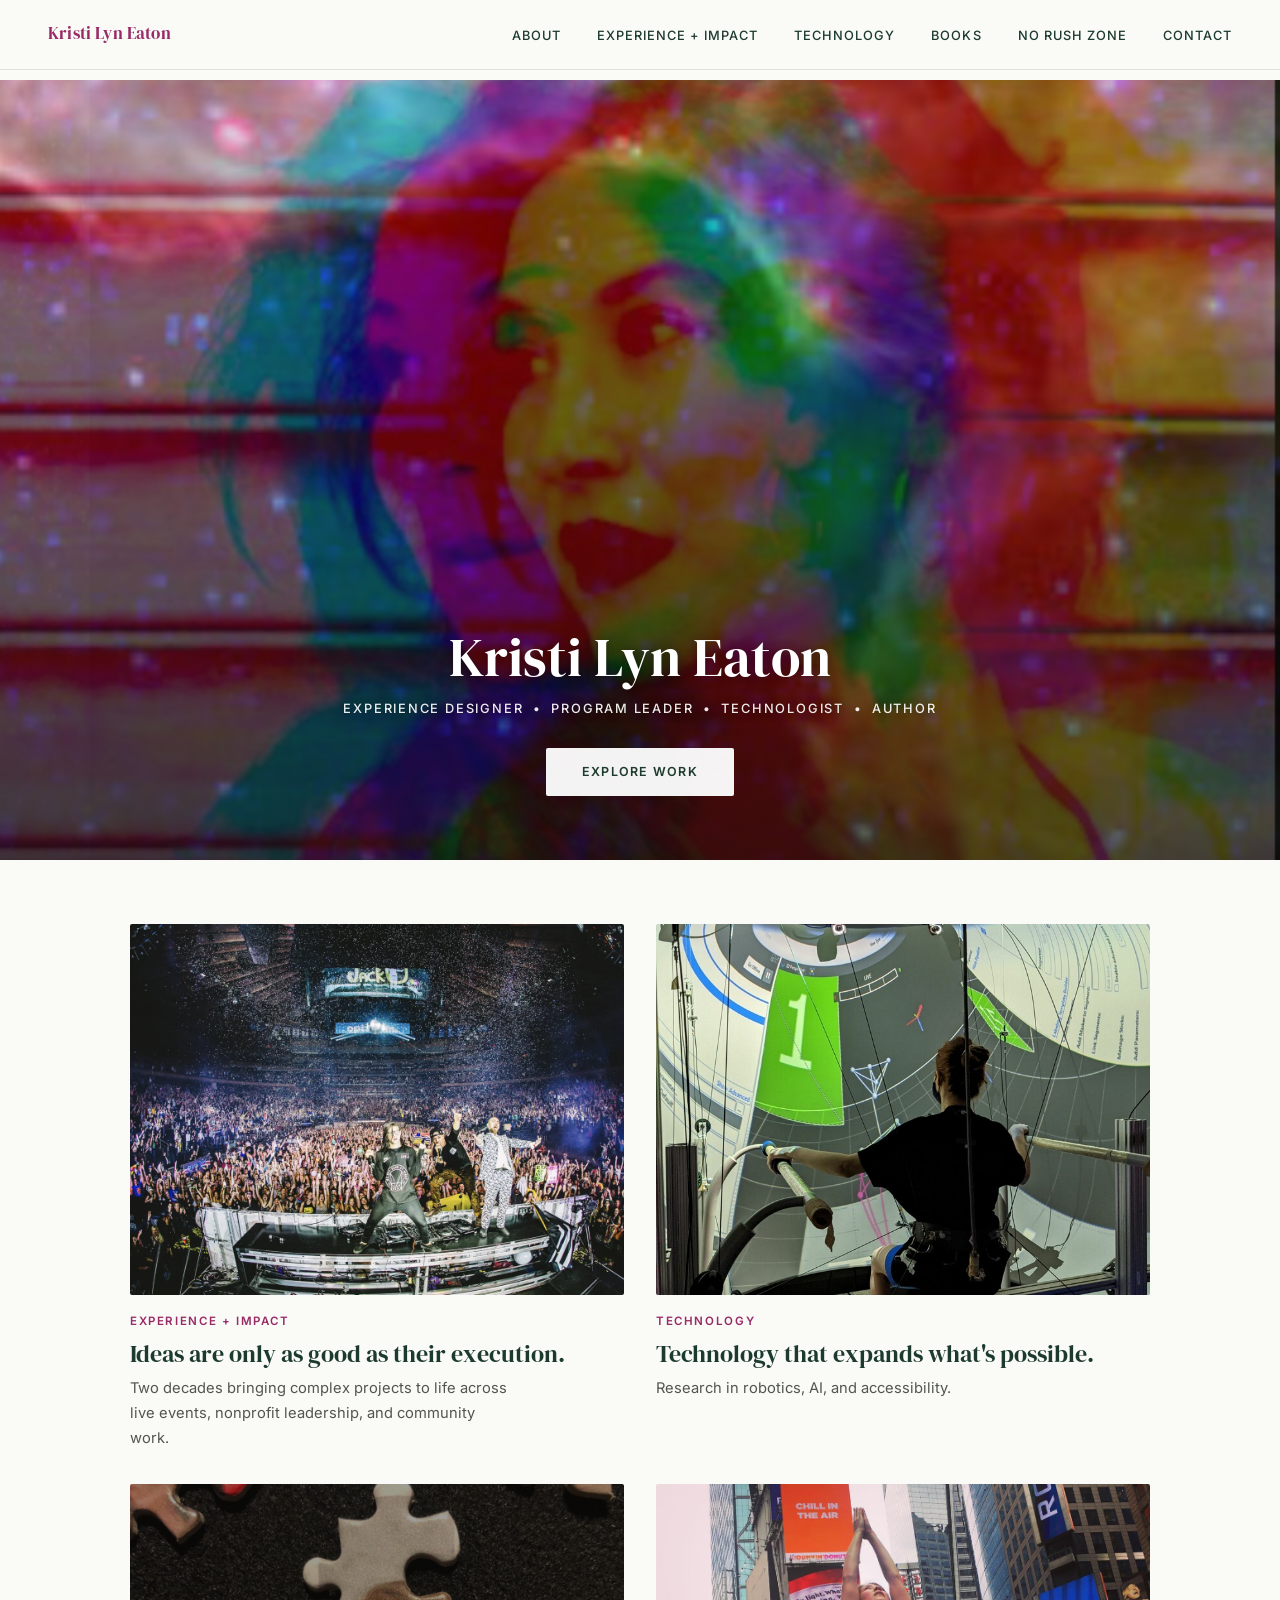
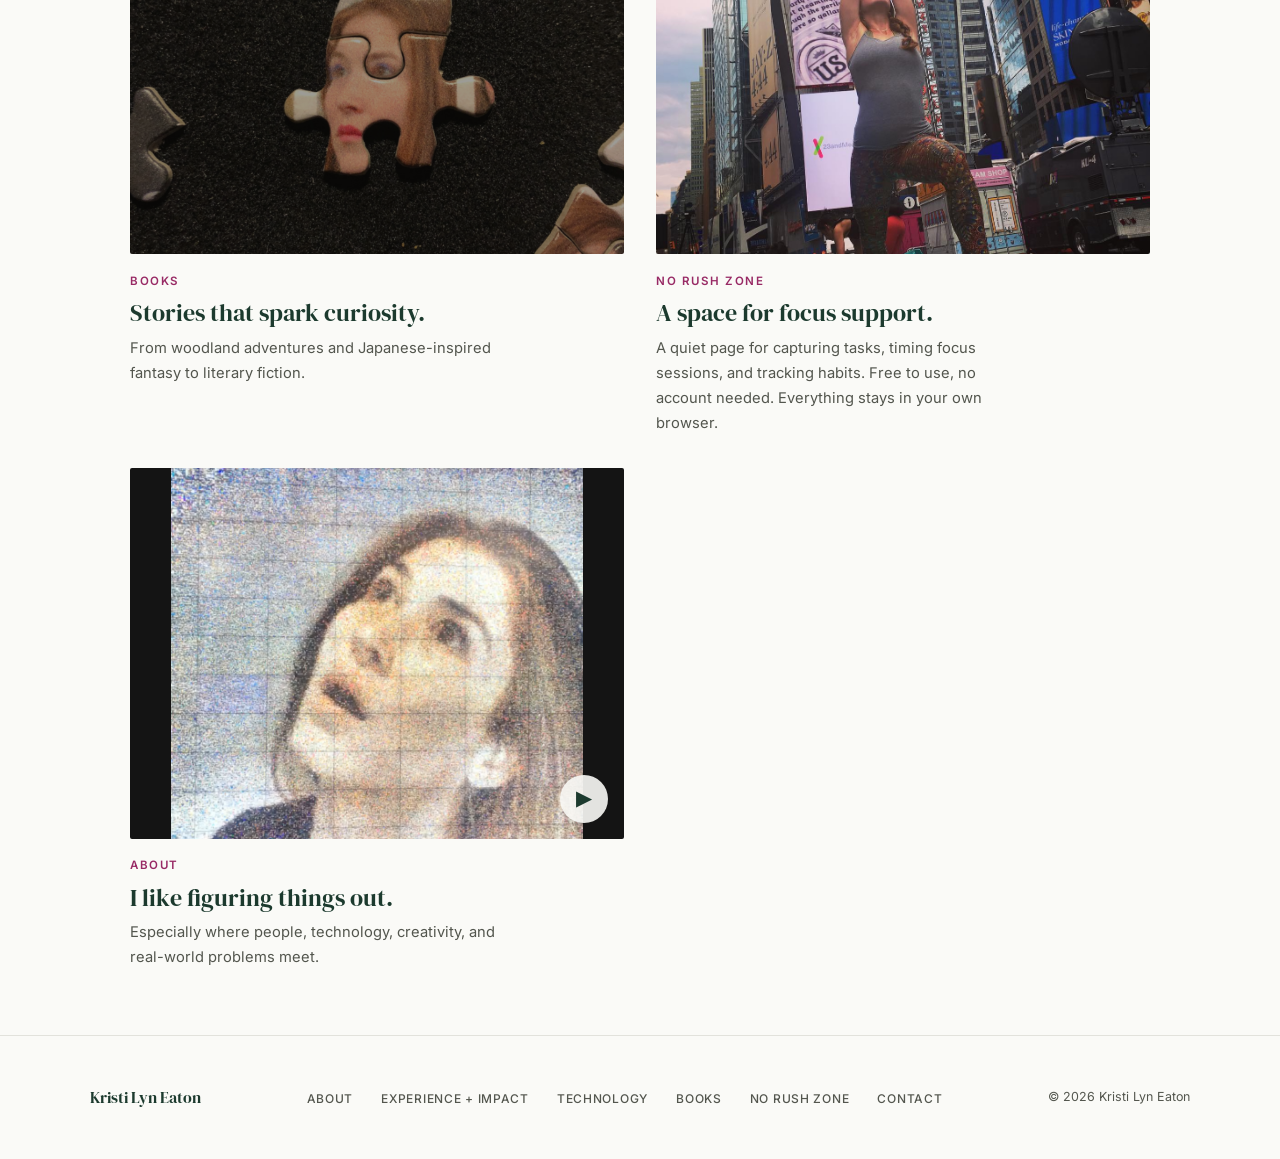
<file: index.html>
<!DOCTYPE html>
<html lang="en">
<head>
  <meta charset="UTF-8">
  <meta name="viewport" content="width=device-width, initial-scale=1.0">
  <title>Kristi Lyn Eaton</title>
  <meta name="description" content="Author, technologist, experience designer, and disability advocate creating stories, experiences, and technology that make the world more inclusive.">
  <meta property="og:image" content="https://www.kristilyneaton.com/galaxy_me.png">
  <meta property="og:image:width" content="1200">
  <meta property="og:image:height" content="630">
  <meta property="og:title" content="Kristi Lyn Eaton">
  <meta property="og:description" content="Author, technologist, experience designer, and disability advocate.">
  <meta property="og:url" content="https://www.kristilyneaton.com">
  <link rel="stylesheet" href="style.css">
  <style>
    /* ── HOME v2: full-bleed hero ── */
    .home-hero {
      position: relative;
      width: 100%;
      height: calc(100vh - 5rem);
      min-height: 420px;
      max-height: 780px;
      overflow: hidden;
      background: var(--forest);
    }
    .home-hero img {
      width: 100%;
      height: 100%;
      object-fit: cover;
      object-position: center;
      display: block;
    }
    .home-hero-overlay {
      position: absolute;
      inset: 0;
      display: flex;
      flex-direction: column;
      align-items: center;
      justify-content: flex-end;
      text-align: center;
      padding: 0 1.5rem 4rem;
      background: linear-gradient(to top, rgba(20,20,20,0.55) 0%, rgba(20,20,20,0.15) 45%, rgba(20,20,20,0) 75%);
    }
    .home-hero-name {
      font-family: var(--serif);
      font-size: clamp(2rem, 5vw, 3.4rem);
      color: #fff;
      line-height: 1.1;
      margin-bottom: 0.6rem;
      text-shadow: 0 1px 12px rgba(0,0,0,0.35);
    }
    .home-hero-tagline {
      font-size: 0.8rem;
      font-weight: 500;
      letter-spacing: 0.14em;
      text-transform: uppercase;
      color: rgba(255,255,255,0.92);
      margin-bottom: 1.75rem;
      text-shadow: 0 1px 8px rgba(0,0,0,0.4);
    }
    .home-hero-cta {
      display: inline-block;
      background: rgba(255,255,255,0.95);
      color: var(--forest);
      font-size: 0.78rem;
      font-weight: 600;
      letter-spacing: 0.1em;
      text-transform: uppercase;
      padding: 0.85rem 2.25rem;
      text-decoration: none;
      border-radius: 2px;
      transition: background 0.2s, color 0.2s;
    }
    .home-hero-cta:hover { background: var(--forest); color: var(--cream); }

    /* ── HOME v2: tile grid ── */
    .tile-grid {
      display: grid;
      grid-template-columns: repeat(2, 1fr);
      gap: 2rem;
      max-width: 1100px;
      margin: 0 auto;
      padding: 4rem 2.5rem;
    }
    .tile {
      display: block;
      text-decoration: none;
      color: inherit;
    }
    .tile-image {
      aspect-ratio: 4/3;
      overflow: hidden;
      background: #F1F1EE;
      border-radius: 2px;
      margin-bottom: 1.1rem;
    }
    .tile-image img {
      width: 100%;
      height: 100%;
      object-fit: cover;
      object-position: center;
      display: block;
    }
    .tile-image { outline: 1px solid transparent; outline-offset: 0; transition: outline-color 0.2s, outline-offset 0.2s; }
    .tile:hover .tile-image { outline-color: var(--terra); outline-offset: 4px; }    .tile-label {
      font-size: 0.72rem;
      font-weight: 600;
      letter-spacing: 0.14em;
      text-transform: uppercase;
      color: var(--terra);
      margin-bottom: 0.5rem;
      display: block;
    }
    .tile h2 {
      font-family: var(--serif);
      font-size: 1.5rem;
      color: var(--forest);
      line-height: 1.2;
      margin-bottom: 0.5rem;
      transition: color 0.2s;
    }
    .tile:hover h2 { color: var(--terra); }
    .tile p {
      font-size: 0.92rem;
      color: var(--mid);
      line-height: 1.7;
      max-width: 42ch;
    }
    .tile-wide { grid-column: 1 / -1; }
    .tile-wide .tile-image { aspect-ratio: 21/9; }
    
    
    .tile-image video { width: 100%; height: 100%; object-fit: contain; display: block; }
    .tile-video { position: relative; background: #141414; }
    .video-btn {
      position: absolute; right: 1rem; bottom: 1rem;
      width: 48px; height: 48px; border-radius: 50%; border: none;
      background: rgba(250,250,247,0.9); color: var(--forest);
      font-size: 1.3rem; line-height: 1; cursor: pointer;
    }
    .video-btn:hover { background: #fff; }
    .video-btn:focus-visible { outline: 3px solid var(--terra); outline-offset: 3px; }
    .tile-link { text-decoration: none; color: inherit; display: block; }
    .tile-link:hover h2 { color: var(--terra); }



    @media (max-width: 768px) {
      .home-hero { height: 70vh; min-height: 360px; }
      .home-hero-overlay { padding: 0 1.25rem 2.5rem; }
      .tile-grid {
        grid-template-columns: 1fr;
        gap: 2.5rem;
        padding: 2.5rem 1.5rem;
      }
      .tile-wide .tile-image { aspect-ratio: 16/9; }

    .tile-image video {
      width: 100%;
      height: 100%;
      object-fit: cover;
      object-position: center;
      display: block;
    }
    }
    @media (prefers-reduced-motion: reduce) {
      .tile:hover .tile-image { transition: none; }
      .tile-image video { animation-play-state: paused; }
    }
  </style>
</head>
<body style="padding-top:5rem;">

<main>

  <!-- FULL-BLEED HERO -->
  <div class="home-hero">
    <img src="/media/galaxy_me.png" alt="Kristi Lyn Eaton in double exposure with a NASA galaxy photo, two translucent versions of her merging into swirls of pink and teal starlight">
    <div class="home-hero-overlay">
      <h1 class="home-hero-name">Kristi Lyn Eaton</h1>
      <p class="home-hero-tagline">Experience Designer &nbsp;•&nbsp; Program Leader &nbsp;•&nbsp; Technologist &nbsp;•&nbsp; Author</p>
      <a href="impact.html" class="home-hero-cta">Explore work</a>
    </div>
  </div>

  <!-- TILE GRID -->
  <div class="tile-grid">

    <a href="impact.html" class="tile">
      <div class="tile-image">
        <img src="/media/skrillex_msg.webp" alt="">
      </div>
      <span class="tile-label">Experience + Impact</span>
      <h2>Ideas are only as good as their execution.</h2>
      <p>Two decades bringing complex projects to life across live events, nonprofit leadership, and community work.</p>
    </a>

    <a href="technology.html" class="tile">
      <div class="tile-image">
        <img src="/media/Roar_Lab.jpeg" alt="">
      </div>
      <span class="tile-label">Technology</span>
      <h2>Technology that expands what's possible.</h2>
      <p>Research in robotics, AI, and accessibility.</p>
    </a>

    <a href="books.html" class="tile">
      <div class="tile-image">
        <img src="/media/puzzcrop.png" alt="">
      </div>
      <span class="tile-label">Books</span>
      <h2>Stories that spark curiosity.</h2>
      <p>From woodland adventures and Japanese-inspired fantasy to literary fiction.</p>
    </a>

    <a href="no-rush-zone.html" class="tile">
      <div class="tile-image">
        <img src="/media/yoga_tsq.jpeg" alt="">
      </div>
      <span class="tile-label">No Rush Zone</span>
      <h2>A space for focus support.</h2>
      <p>A quiet page for capturing tasks, timing focus sessions, and tracking habits. Free to use, no account needed. Everything stays in your own browser.</p>
    </a>

      <div class="tile">
      <div class="tile-image tile-video">
        <video id="about-video" src="/media/kepixel1.mov" poster="/media/kepixel.png" muted loop playsinline preload="metadata"></video>
        <button type="button" class="video-btn" id="about-btn" aria-label="Play video">▶</button>
      </div>
      <a href="about.html" class="tile-link">
        <span class="tile-label">About</span>
        <h2>I like figuring things out.</h2>
      </a>
      <p>Especially where people, technology, creativity, and real-world problems meet.</p>
    </div>

  </div>

</main>

<script>
  (function(){
    var v = document.getElementById('about-video');
    var b = document.getElementById('about-btn');
    if(!v || !b) return;
    b.addEventListener('click', function(){
      if(v.paused){ v.play(); b.textContent='❚❚'; b.setAttribute('aria-label','Pause video'); }
      else { v.pause(); b.textContent='▶'; b.setAttribute('aria-label','Play video'); }
    });
  })();
</script>

<script src="shared.js"></script>
</body>
</html>
</file>
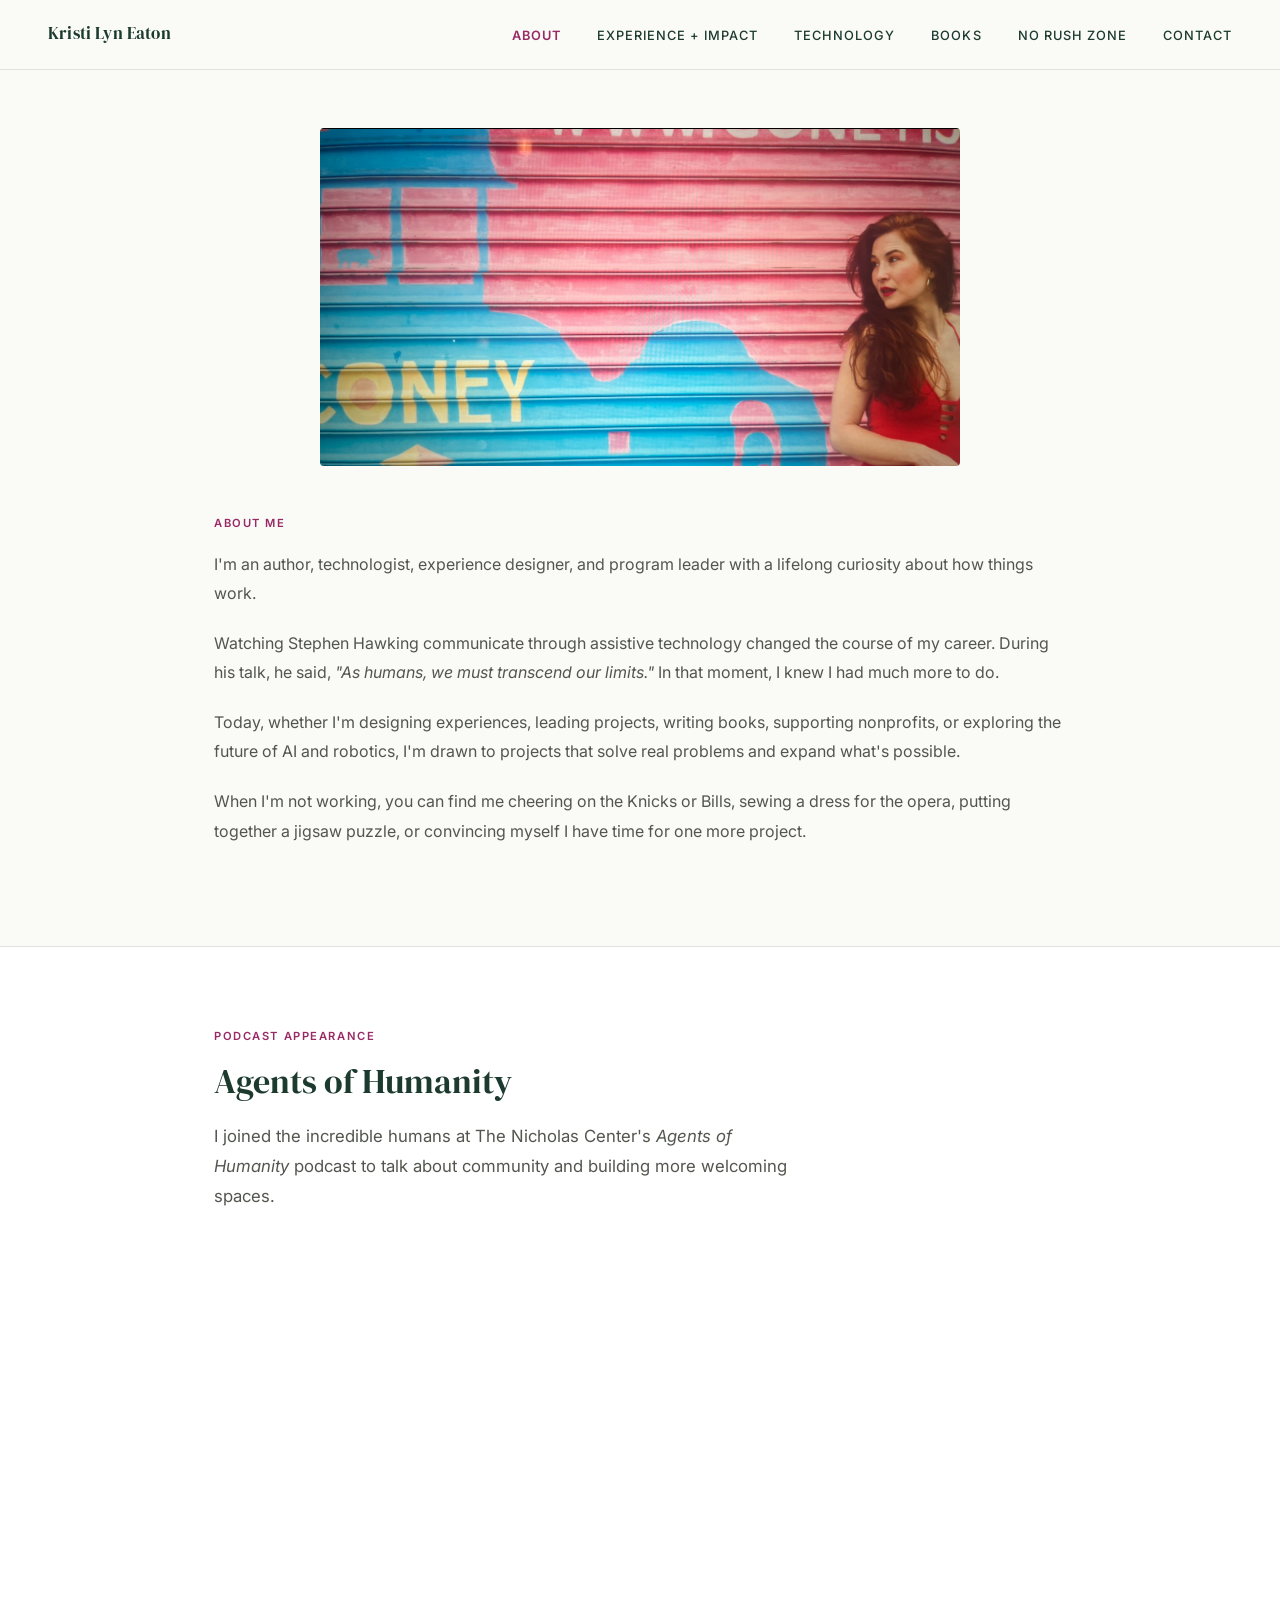
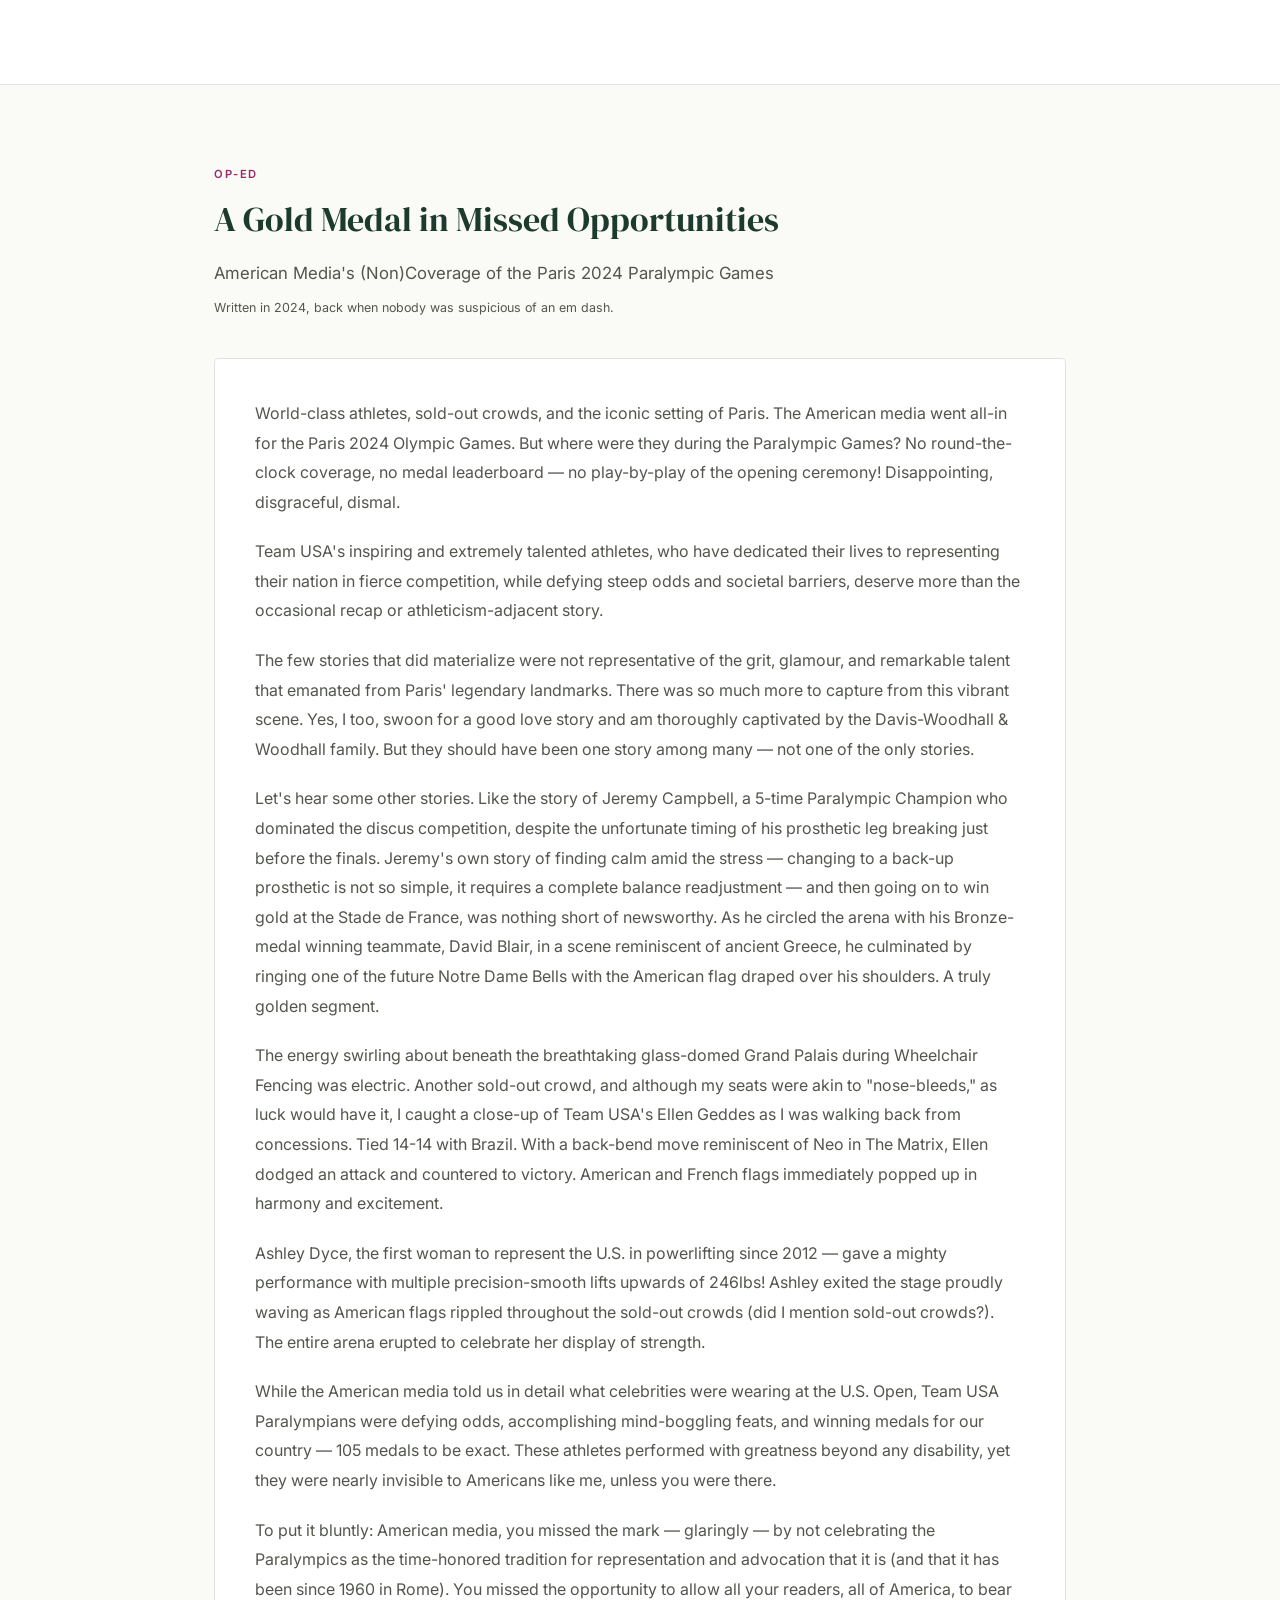
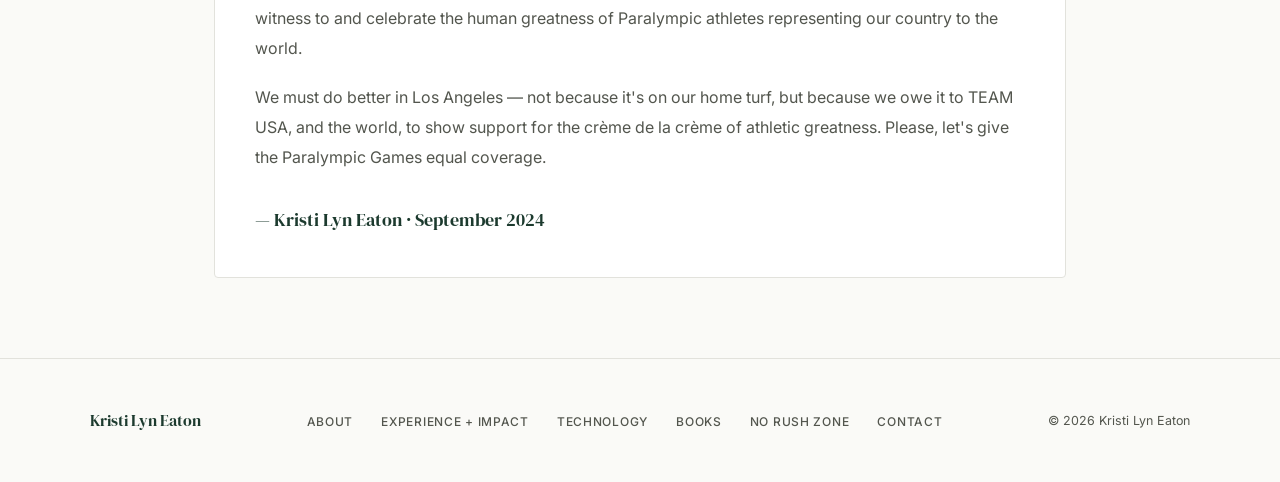
<file: about.html>
<!DOCTYPE html>
<html lang="en">
<head>
  <meta charset="UTF-8">
  <meta name="viewport" content="width=device-width, initial-scale=1.0">
  <title>About — Kristi Lyn Eaton</title>
  <meta name="description" content="About Kristi Lyn Eaton — author, technologist, experience designer, and disability advocate based in New York.">
  <link rel="stylesheet" href="style.css">
</head>
<body>
<main>
  <section style="padding-top:3rem;">
      <div class="container-narrow">

        <div style="margin-bottom:3rem;">
          <img
            src="/media/coney1.png"
            alt="Portrait of Kristi Lyn Eaton standing in front of a painted metal storefront mural with bright blue and pink abstract shapes and partial lettering. She is wearing a red top, has long auburn hair over one shoulder, and is looking to the right."
            style="width:100%; height:auto; display:block; border-radius:4px;">
        </div>
      </div>

      <div class="container-medium">  
       <div class="about-content" style="width:100%; max-width:none;">
          <span class="eyebrow">About Me</span>
      
          <p>I'm an author, technologist, experience designer, and program leader with a lifelong curiosity about how things work.</p>
      
          <p>Watching Stephen Hawking communicate through assistive technology changed the course of my career. During his talk, he said, <em>"As humans, we must transcend our limits."</em> In that moment, I knew I had much more to do.</p>
      
          <p>Today, whether I'm designing experiences, leading projects, writing books, supporting nonprofits, or exploring the future of AI and robotics, I'm drawn to projects that solve real problems and expand what's possible.</p>
      
          <p>When I'm not working, you can find me cheering on the Knicks or Bills, sewing a dress for the opera, putting together a jigsaw puzzle, or convincing myself I have time for one more project.</p>
        </div>
    </div>
  </section>

  <!-- PODCAST -->
  <section style="background:white;"> 
   <div class="container-medium">
      <span class="eyebrow">Podcast Appearance</span>
      <h2 class="section-title">Agents of Humanity</h2>
      <p class="section-body" style="margin-bottom:2rem;">I joined the incredible humans at The Nicholas Center's <em>Agents of Humanity</em> podcast to talk about community and building more welcoming spaces.</p>
      <iframe data-testid="embed-iframe" style="border-radius:12px" src="https://open.spotify.com/embed/episode/4qvQwgRG9mUqvTMmLLbtie?utm_source=generator&si=e3bf1180a3c2417c" width="100%" height="352" frameBorder="0" allowfullscreen="" allow="autoplay; clipboard-write; encrypted-media; fullscreen; picture-in-picture" loading="lazy"></iframe>
    </div>
  </section>

  <!-- OP-ED -->
  <section>
    <div class="container-medium">
      <span class="eyebrow">Op-Ed</span>
      <h2 class="section-title">A Gold Medal in Missed Opportunities</h2>
      <p class="section-body" style="margin-bottom:0.5rem;">American Media's (Non)Coverage of the Paris 2024 Paralympic Games</p>
      <p style="font-size:0.78rem; color:var(--mid); margin-bottom:2.5rem;">Written in 2024, back when nobody was suspicious of an em dash.</p>

      <div style="background:white; border:1px solid var(--border); border-radius:4px; padding:2.5rem; line-height:1.85; color:var(--mid); font-size:1rem;">
        <p style="margin-bottom:1.25rem;">World-class athletes, sold-out crowds, and the iconic setting of Paris. The American media went all-in for the Paris 2024 Olympic Games. But where were they during the Paralympic Games? No round-the-clock coverage, no medal leaderboard — no play-by-play of the opening ceremony! Disappointing, disgraceful, dismal.</p>

        <p style="margin-bottom:1.25rem;">Team USA's inspiring and extremely talented athletes, who have dedicated their lives to representing their nation in fierce competition, while defying steep odds and societal barriers, deserve more than the occasional recap or athleticism-adjacent story.</p>

        <p style="margin-bottom:1.25rem;">The few stories that did materialize were not representative of the grit, glamour, and remarkable talent that emanated from Paris' legendary landmarks. There was so much more to capture from this vibrant scene. Yes, I too, swoon for a good love story and am thoroughly captivated by the Davis-Woodhall &amp; Woodhall family. But they should have been one story among many — not one of the only stories.</p>

        <p style="margin-bottom:1.25rem;">Let's hear some other stories. Like the story of Jeremy Campbell, a 5-time Paralympic Champion who dominated the discus competition, despite the unfortunate timing of his prosthetic leg breaking just before the finals. Jeremy's own story of finding calm amid the stress — changing to a back-up prosthetic is not so simple, it requires a complete balance readjustment — and then going on to win gold at the Stade de France, was nothing short of newsworthy. As he circled the arena with his Bronze-medal winning teammate, David Blair, in a scene reminiscent of ancient Greece, he culminated by ringing one of the future Notre Dame Bells with the American flag draped over his shoulders. A truly golden segment.</p>

        <p style="margin-bottom:1.25rem;">The energy swirling about beneath the breathtaking glass-domed Grand Palais during Wheelchair Fencing was electric. Another sold-out crowd, and although my seats were akin to "nose-bleeds," as luck would have it, I caught a close-up of Team USA's Ellen Geddes as I was walking back from concessions. Tied 14-14 with Brazil. With a back-bend move reminiscent of Neo in The Matrix, Ellen dodged an attack and countered to victory. American and French flags immediately popped up in harmony and excitement.</p>

        <p style="margin-bottom:1.25rem;">Ashley Dyce, the first woman to represent the U.S. in powerlifting since 2012 — gave a mighty performance with multiple precision-smooth lifts upwards of 246lbs! Ashley exited the stage proudly waving as American flags rippled throughout the sold-out crowds (did I mention sold-out crowds?). The entire arena erupted to celebrate her display of strength.</p>

        <p style="margin-bottom:1.25rem;">While the American media told us in detail what celebrities were wearing at the U.S. Open, Team USA Paralympians were defying odds, accomplishing mind-boggling feats, and winning medals for our country — 105 medals to be exact. These athletes performed with greatness beyond any disability, yet they were nearly invisible to Americans like me, unless you were there.</p>

        <p style="margin-bottom:1.25rem;">To put it bluntly: American media, you missed the mark — glaringly — by not celebrating the Paralympics as the time-honored tradition for representation and advocation that it is (and that it has been since 1960 in Rome). You missed the opportunity to allow all your readers, all of America, to bear witness to and celebrate the human greatness of Paralympic athletes representing our country to the world.</p>

        <p style="margin-bottom:0;">We must do better in Los Angeles — not because it's on our home turf, but because we owe it to TEAM USA, and the world, to show support for the crème de la crème of athletic greatness. Please, let's give the Paralympic Games equal coverage.</p>

        <p style="margin-top:2rem; font-family:var(--serif); font-size:1.1rem; color:var(--forest);">— Kristi Lyn Eaton · September 2024</p>
      </div>
    </div>
  </section>
</main>
<script src="/shared.js"></script>
</body>
</html>
</file>
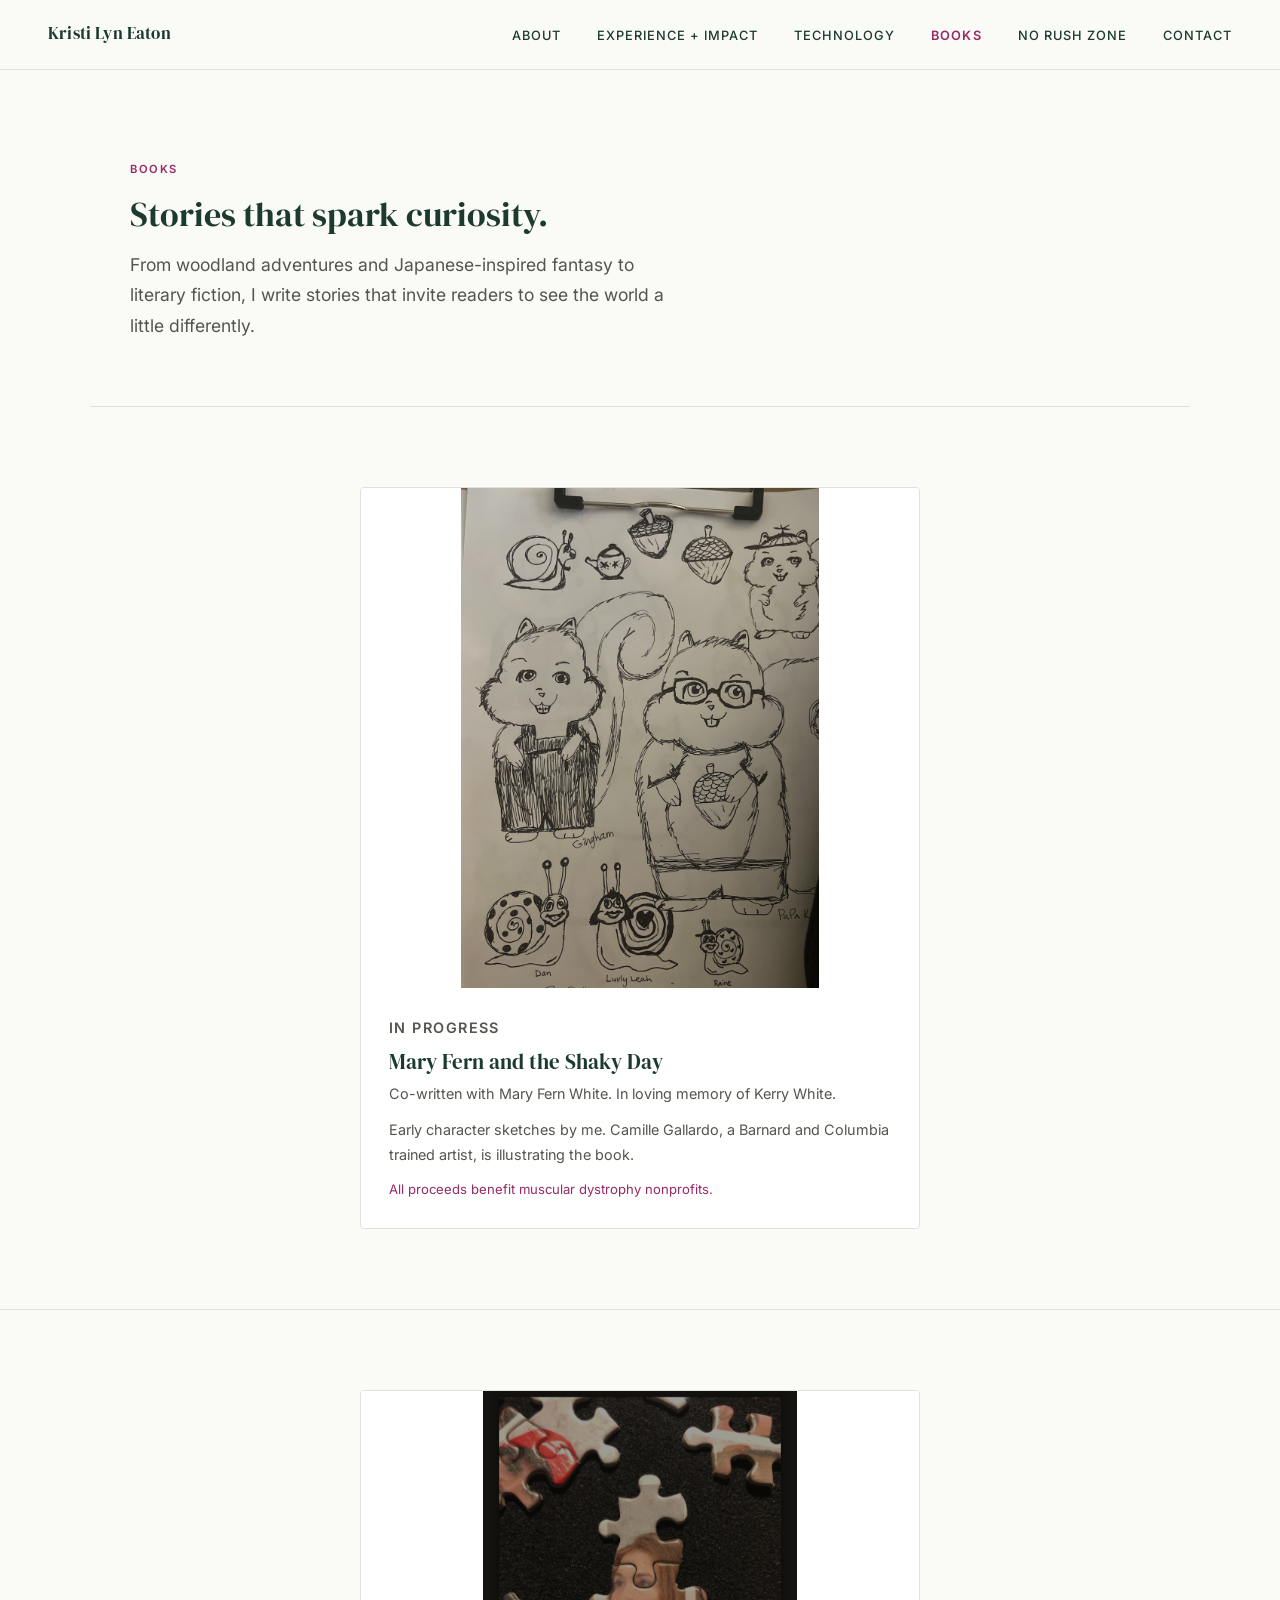
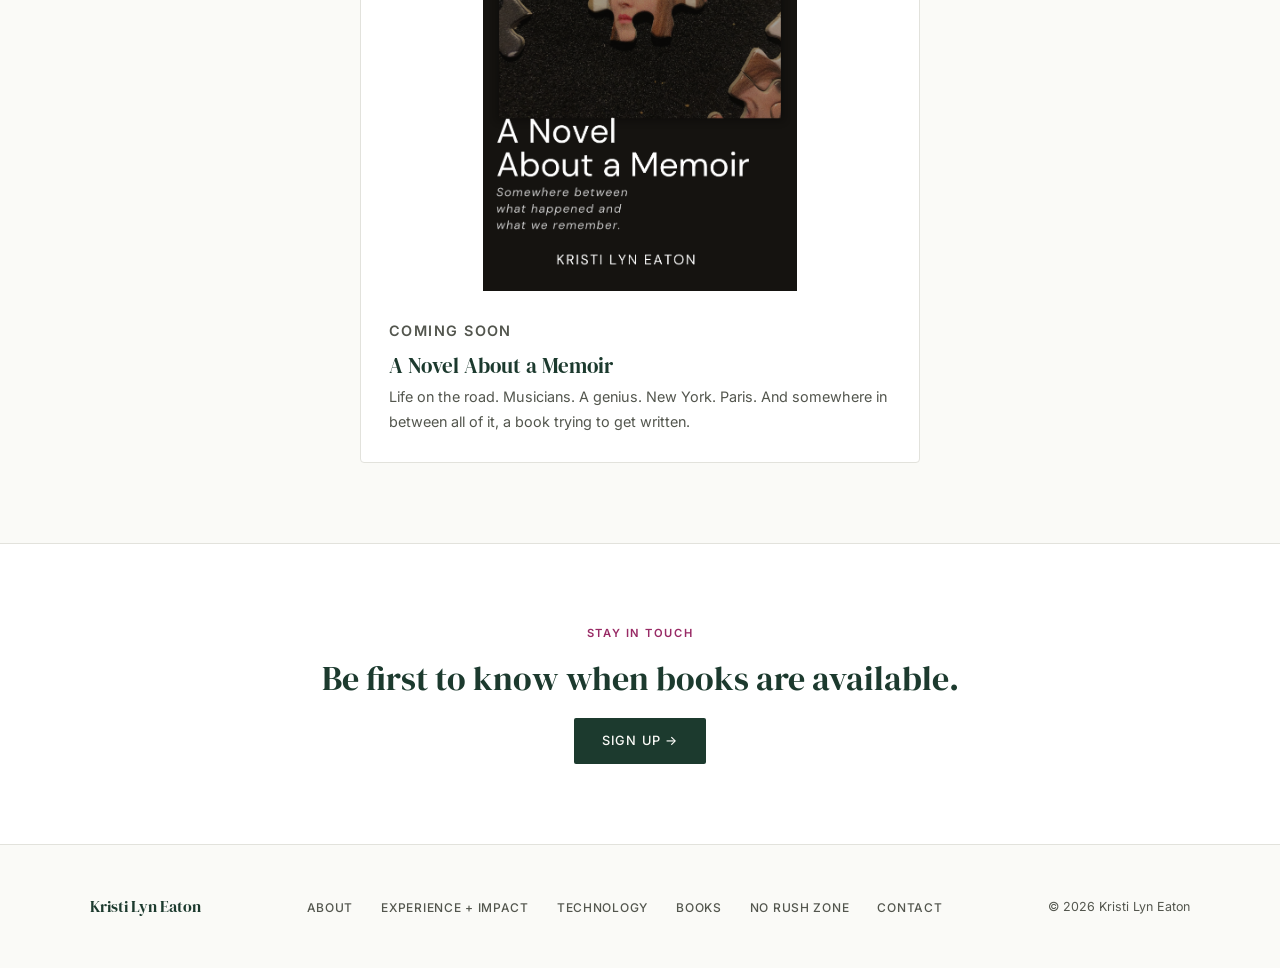
<file: books.html>
<!DOCTYPE html>
<html lang="en">
<head>
  <meta charset="UTF-8">
  <meta name="viewport" content="width=device-width, initial-scale=1.0">
  <title>Books — Kristi Lyn Eaton</title>
  <meta name="description" content="Upcoming books by Kristi Lyn Eaton, including the Mary Fern Brightside family and the Shellzing snail family.">
  <link rel="stylesheet" href="style.css">
</head>
<body>
<main>
  <div class="page-hero">
    <span class="eyebrow">Books</span>
    <h1>Stories that spark curiosity.</h1>
    <p>From woodland adventures and Japanese-inspired fantasy to literary fiction, I write stories that invite readers to see the world a little differently.</p>
  </div>

  <section>
    <div class="container">
      <div style="display:flex; justify-content:center;">
        <div class="book-card" style="width:100%; max-width:560px;">
          <div class="book-cover" style="height:500px; padding:0; overflow:hidden;">
            <img src="/media/illus.png" alt="Pen and ink character sketches: two large squirrels, one in overalls and one wearing glasses and holding an acorn, surrounded by smaller drawings of acorns, a teacup, and three snails." style="width:100%; height:100%; object-fit:contain; object-position:center; background:#fff;">          
          </div>
          <div class="book-info">
            <p class="book-status">In progress</p>
            <h3>Mary Fern and the Shaky Day</h3>
            <p> Co-written with Mary Fern White. In loving memory of Kerry White.</p>
            <p style="margin-top:0.75rem;">Early character sketches by me. Camille Gallardo, a Barnard and Columbia trained artist, is illustrating the book.</p>            
            <p style="margin-top:0.75rem; font-size:0.82rem; color:var(--terra); line-height:1.6;">All proceeds benefit muscular dystrophy nonprofits.</p>
          </div>
        </div>
      </div>
    </div>
  </section>

  <section>
    <div class="container">
      <div style="display:flex; justify-content:center;">
        <div class="book-card" style="width:100%; max-width:560px;">
          <div class="book-cover" style="height:500px; padding:0; overflow:hidden;">
            <img src="/media/A_Novel.png" alt="Cover Art: A woman's face pieced together from two puzzle pieces, the rest of the puzzle scattered and unassembled on black. Tagline: Somewhere between what happened and what we remember." style="width:100%; height:100%; object-fit:contain; object-position:center; background:#fff;">
          </div>
          <div class="book-info">
            <p class="book-status">Coming Soon</p>
            <h3>A Novel About a Memoir</h3>
            <p> Life on the road. Musicians. A genius. New York. Paris. And somewhere in between all of it, a book trying to get written.</p>
          </div>
        </div>
      </div>
    </div>
  </section>

  <section style="background:white;">
    <div class="container-narrow" style="text-align:center;">
      <span class="eyebrow">Stay in touch</span>
      <h2 class="section-title">Be first to know when books are available.</h2>
      <!--<p class="section-body" style="margin:1rem auto 2.5rem; text-align:center;">Reach out directly to stay on the list.</p>-->
      <a href="contact.html" class="btn btn-primary">Sign up →</a>
    </div>
  </section>

</main>
<script src="shared.js"></script>
</body>
</html>
</file>
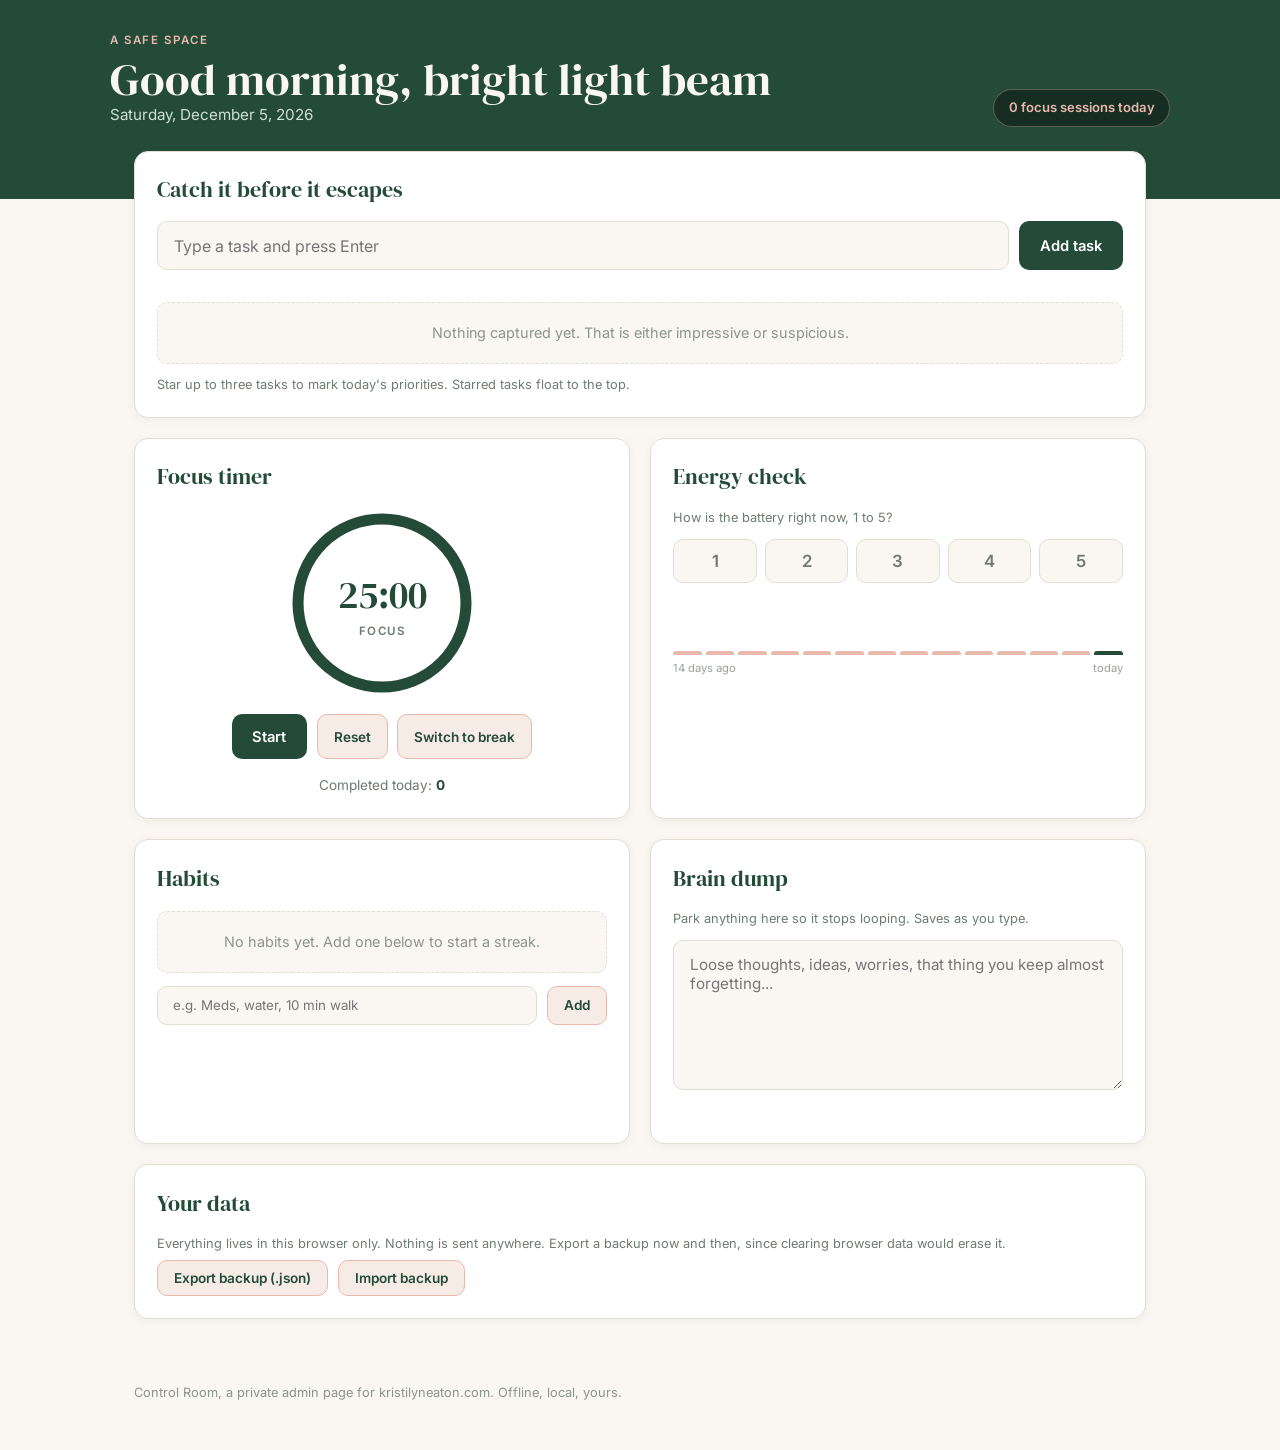
<file: control-room.html>
<!DOCTYPE html>
<html lang="en">
<head>
<meta charset="UTF-8">
<meta name="viewport" content="width=device-width, initial-scale=1.0">
<meta name="robots" content="noindex, nofollow">
<title>Control Room</title>
<link rel="preconnect" href="https://fonts.googleapis.com">
<link rel="preconnect" href="https://fonts.gstatic.com" crossorigin>
<link href="https://fonts.googleapis.com/css2?family=DM+Serif+Display&family=Inter:wght@400;500;600&display=swap" rel="stylesheet">
<style>
  :root{
    --forest:#234b38;
    --forest-deep:#152e21;
    --blush:#e9b9ac;
    --blush-soft:#f7ebe6;
    --cream:#faf7f2;
    --ink:#1d1f1c;
    --line:#e3ddd3;
    --white:#ffffff;
    --radius:14px;
  }
  *{box-sizing:border-box;margin:0;padding:0}
  html{font-size:16px}
  body{
    font-family:'Inter',system-ui,-apple-system,sans-serif;
    background:var(--cream);
    color:var(--ink);
    line-height:1.5;
    min-height:100vh;
  }
  .skip-link{
    position:absolute;left:-9999px;top:0;background:var(--forest);color:var(--white);
    padding:.6rem 1rem;border-radius:0 0 var(--radius) 0;z-index:50;
  }
  .skip-link:focus{left:0}
  h1,h2{font-family:'DM Serif Display',Georgia,serif;font-weight:400}
  button{font-family:inherit;cursor:pointer}
  :focus-visible{outline:3px solid var(--forest);outline-offset:2px;border-radius:4px}

  /* ---------- Header ---------- */
  header{
    background:var(--forest);
    color:var(--cream);
    padding:2rem 1.5rem 4.5rem;
  }
  .header-inner{max-width:1060px;margin:0 auto;display:flex;flex-wrap:wrap;gap:1rem;align-items:flex-end;justify-content:space-between}
  .eyebrow{
    font-size:.72rem;letter-spacing:.14em;text-transform:uppercase;
    color:var(--blush);font-weight:600;margin-bottom:.35rem;
  }
  h1{font-size:clamp(1.9rem,4.5vw,2.8rem);line-height:1.1}
  .header-date{font-size:.95rem;color:#cfe0d5}
  .streak-pill{
    background:var(--forest-deep);border:1px solid rgba(233,185,172,.35);
    color:var(--blush);padding:.5rem .9rem;border-radius:999px;
    font-size:.82rem;font-weight:600;white-space:nowrap;
  }

  /* ---------- Layout ---------- */
  main{max-width:1060px;margin:-3rem auto 0;padding:0 1.5rem 4rem;display:grid;gap:1.25rem;grid-template-columns:1fr 1fr}
  @media(max-width:840px){main{grid-template-columns:1fr}}
  .card{
    background:var(--white);border:1px solid var(--line);border-radius:var(--radius);
    padding:1.4rem;box-shadow:0 2px 10px rgba(29,31,28,.05);
  }
  .card h2{font-size:1.35rem;margin-bottom:.9rem;color:var(--forest)}
  .span-2{grid-column:1 / -1}
  .hint{font-size:.8rem;color:#6f7a72}

  /* ---------- Capture bar ---------- */
  .capture{display:flex;gap:.6rem}
  .capture input{
    flex:1;padding:.85rem 1rem;border:1.5px solid var(--line);border-radius:10px;
    font-family:inherit;font-size:1rem;background:var(--cream);
  }
  .capture input:focus{border-color:var(--forest);outline:none}
  .btn{
    background:var(--forest);color:var(--white);border:none;border-radius:10px;
    padding:.85rem 1.3rem;font-size:.92rem;font-weight:600;
    transition:background .15s;
  }
  .btn:hover{background:var(--forest-deep)}
  .btn-soft{
    background:var(--blush-soft);color:var(--forest);border:1px solid var(--blush);
    border-radius:10px;padding:.55rem 1rem;font-size:.85rem;font-weight:600;
  }
  .btn-soft:hover{background:var(--blush)}

  /* ---------- Tasks ---------- */
  ul.tasks{list-style:none;margin-top:1rem;display:grid;gap:.5rem}
  .task{
    display:flex;align-items:center;gap:.7rem;padding:.65rem .8rem;
    background:var(--cream);border:1px solid var(--line);border-radius:10px;
  }
  .task.starred{border-color:var(--blush);background:var(--blush-soft)}
  .task.done .task-text{text-decoration:line-through;color:#8b948d}
  .task input[type=checkbox]{width:1.2rem;height:1.2rem;accent-color:var(--forest);flex-shrink:0}
  .task-text{flex:1;font-size:.95rem;word-break:break-word}
  .icon-btn{
    background:none;border:none;font-size:1rem;line-height:1;padding:.3rem;
    color:#9aa39c;border-radius:6px;flex-shrink:0;
  }
  .icon-btn:hover{color:var(--forest)}
  .icon-btn.on{color:#c98a2e}
  .empty{padding:1.2rem;text-align:center;color:#8b948d;font-size:.9rem;background:var(--cream);border:1.5px dashed var(--line);border-radius:10px;margin-top:1rem}

  /* ---------- Timer ---------- */
  .timer-wrap{display:flex;flex-direction:column;align-items:center;gap:1rem}
  .ring-box{position:relative;width:190px;height:190px}
  .ring-box svg{transform:rotate(-90deg)}
  .ring-bg{fill:none;stroke:var(--blush-soft);stroke-width:11}
  .ring-fg{fill:none;stroke:var(--forest);stroke-width:11;stroke-linecap:round;transition:stroke-dashoffset .4s linear}
  .ring-label{
    position:absolute;inset:0;display:flex;flex-direction:column;align-items:center;justify-content:center;
  }
  .ring-time{font-family:'DM Serif Display',Georgia,serif;font-size:2.4rem;color:var(--forest)}
  .ring-mode{font-size:.72rem;letter-spacing:.12em;text-transform:uppercase;color:#6f7a72;font-weight:600}
  .timer-controls{display:flex;gap:.6rem;flex-wrap:wrap;justify-content:center}
  .sessions{font-size:.85rem;color:#6f7a72}
  .sessions strong{color:var(--forest)}

  /* ---------- Energy ---------- */
  .energy-row{display:flex;gap:.5rem;margin-bottom:1rem}
  .energy-btn{
    flex:1;padding:.7rem 0;border:1.5px solid var(--line);background:var(--cream);
    border-radius:10px;font-size:1.05rem;font-weight:600;color:#6f7a72;
  }
  .energy-btn[aria-pressed=true]{background:var(--forest);border-color:var(--forest);color:var(--white)}
  .spark{display:flex;align-items:flex-end;gap:4px;height:56px;margin-top:.4rem}
  .spark-bar{flex:1;background:var(--blush);border-radius:3px 3px 0 0;min-height:4px}
  .spark-bar.today-bar{background:var(--forest)}
  .spark-labels{display:flex;justify-content:space-between;font-size:.7rem;color:#9aa39c;margin-top:.3rem}

  /* ---------- Habits ---------- */
  .habit-row{
    display:flex;align-items:center;gap:.7rem;padding:.6rem .8rem;margin-bottom:.5rem;
    background:var(--cream);border:1px solid var(--line);border-radius:10px;
  }
  .habit-row input[type=checkbox]{width:1.2rem;height:1.2rem;accent-color:var(--forest)}
  .habit-name{flex:1;font-size:.95rem}
  .habit-streak{font-size:.78rem;font-weight:600;color:var(--forest);background:var(--blush-soft);border:1px solid var(--blush);padding:.15rem .55rem;border-radius:999px;white-space:nowrap}
  .habit-add{display:flex;gap:.6rem;margin-top:.8rem}
  .habit-add input{flex:1;padding:.65rem .9rem;border:1.5px solid var(--line);border-radius:10px;font-family:inherit;background:var(--cream)}
  .habit-add input:focus{border-color:var(--forest);outline:none}

  /* ---------- Brain dump ---------- */
  textarea{
    width:100%;min-height:150px;padding:.9rem 1rem;border:1.5px solid var(--line);
    border-radius:10px;font-family:inherit;font-size:.95rem;background:var(--cream);resize:vertical;
  }
  textarea:focus{border-color:var(--forest);outline:none}
  .saved-flash{font-size:.78rem;color:var(--forest);font-weight:600;margin-top:.4rem;opacity:0;transition:opacity .3s}
  .saved-flash.show{opacity:1}

  /* ---------- Footer / data ---------- */
  .data-bar{display:flex;gap:.6rem;flex-wrap:wrap;align-items:center;margin-top:.4rem}
  footer{max-width:1060px;margin:0 auto;padding:0 1.5rem 3rem;font-size:.8rem;color:#8b948d}

  .visually-hidden{
    position:absolute;width:1px;height:1px;overflow:hidden;clip:rect(0 0 0 0);white-space:nowrap;
  }
  @media(prefers-reduced-motion:reduce){
    *{transition:none!important;animation:none!important}
  }
</style>
</head>
<body>
<a href="#main" class="skip-link">Skip to content</a>

<header>
  <div class="header-inner">
    <div>
      <p class="eyebrow">a safe space</p>
      <h1 id="greeting">Today</h1>
      <p class="header-date" id="header-date"></p>
    </div>
    <div class="streak-pill" id="focus-pill">0 focus sessions today</div>
  </div>
</header>

<main id="main">

  <!-- Quick capture -->
  <section class="card span-2" aria-labelledby="cap-h">
    <h2 id="cap-h">Catch it before it escapes</h2>
    <div class="capture">
      <label class="visually-hidden" for="task-input">New task</label>
      <input type="text" id="task-input" placeholder="Type a task and press Enter" autocomplete="off">
      <button class="btn" id="task-add">Add task</button>
    </div>
    <ul class="tasks" id="task-list"></ul>
    <div class="empty" id="task-empty">Nothing captured yet. That is either impressive or suspicious.</div>
    <p class="hint" style="margin-top:.7rem">Star up to three tasks to mark today's priorities. Starred tasks float to the top.</p>
  </section>

  <!-- Focus timer -->
  <section class="card" aria-labelledby="timer-h">
    <h2 id="timer-h">Focus timer</h2>
    <div class="timer-wrap">
      <div class="ring-box">
        <svg width="190" height="190" viewBox="0 0 190 190" aria-hidden="true">
          <circle class="ring-bg" cx="95" cy="95" r="84"></circle>
          <circle class="ring-fg" id="ring" cx="95" cy="95" r="84"></circle>
        </svg>
        <div class="ring-label">
          <span class="ring-time" id="ring-time">25:00</span>
          <span class="ring-mode" id="ring-mode">Focus</span>
        </div>
      </div>
      <div class="timer-controls">
        <button class="btn" id="timer-toggle">Start</button>
        <button class="btn-soft" id="timer-reset">Reset</button>
        <button class="btn-soft" id="timer-mode">Switch to break</button>
      </div>
      <p class="sessions">Completed today: <strong id="session-count">0</strong></p>
      <div aria-live="polite" class="visually-hidden" id="timer-live"></div>
    </div>
  </section>

  <!-- Energy -->
  <section class="card" aria-labelledby="energy-h">
    <h2 id="energy-h">Energy check</h2>
    <p class="hint" style="margin-bottom:.7rem">How is the battery right now, 1 to 5?</p>
    <div class="energy-row" role="group" aria-label="Energy level today">
      <button class="energy-btn" data-level="1" aria-pressed="false">1</button>
      <button class="energy-btn" data-level="2" aria-pressed="false">2</button>
      <button class="energy-btn" data-level="3" aria-pressed="false">3</button>
      <button class="energy-btn" data-level="4" aria-pressed="false">4</button>
      <button class="energy-btn" data-level="5" aria-pressed="false">5</button>
    </div>
    <div class="spark" id="spark" aria-label="Energy over the last 14 days" role="img"></div>
    <div class="spark-labels"><span>14 days ago</span><span>today</span></div>
  </section>

  <!-- Habits -->
  <section class="card" aria-labelledby="habit-h">
    <h2 id="habit-h">Habits</h2>
    <div id="habit-list"></div>
    <div class="empty" id="habit-empty">No habits yet. Add one below to start a streak.</div>
    <div class="habit-add">
      <label class="visually-hidden" for="habit-input">New habit</label>
      <input type="text" id="habit-input" placeholder="e.g. Meds, water, 10 min walk" autocomplete="off">
      <button class="btn-soft" id="habit-add-btn">Add</button>
    </div>
  </section>

  <!-- Brain dump -->
  <section class="card" aria-labelledby="dump-h">
    <h2 id="dump-h">Brain dump</h2>
    <p class="hint" style="margin-bottom:.7rem">Park anything here so it stops looping. Saves as you type.</p>
    <label class="visually-hidden" for="dump">Brain dump notes</label>
    <textarea id="dump" placeholder="Loose thoughts, ideas, worries, that thing you keep almost forgetting..."></textarea>
    <p class="saved-flash" id="dump-saved">Saved</p>
  </section>

  <!-- Data -->
  <section class="card span-2" aria-labelledby="data-h">
    <h2 id="data-h">Your data</h2>
    <p class="hint">Everything lives in this browser only. Nothing is sent anywhere. Export a backup now and then, since clearing browser data would erase it.</p>
    <div class="data-bar">
      <button class="btn-soft" id="export-btn">Export backup (.json)</button>
      <button class="btn-soft" id="import-btn">Import backup</button>
      <input type="file" id="import-file" accept="application/json" class="visually-hidden">
    </div>
  </section>

</main>

<footer>
  <p>Control Room, a private admin page for kristilyneaton.com. Offline, local, yours.</p>
</footer>

<script>
(function(){
  "use strict";
  var KEY = "kle-control-room-v1";

  function todayKey(d){
    d = d || new Date();
    var m = String(d.getMonth()+1).padStart(2,"0");
    var day = String(d.getDate()).padStart(2,"0");
    return d.getFullYear() + "-" + m + "-" + day;
  }

  var state = load();
  function load(){
    try{
      var raw = localStorage.getItem(KEY);
      if(raw) return JSON.parse(raw);
    }catch(e){}
    return { tasks:[], habits:[], habitLog:{}, energy:{}, dump:"", sessions:{} };
  }
  function save(){
    try{ localStorage.setItem(KEY, JSON.stringify(state)); }
    catch(e){ console.warn("Could not save", e); }
  }

  /* ---------- Header ---------- */
  var now = new Date();
  var hours = now.getHours();
  var greet = hours < 12 ? "Good morning" : hours < 17 ? "Good afternoon" : "Good evening";
  document.getElementById("greeting").textContent = greet + ", bright light beam";
  document.getElementById("header-date").textContent = now.toLocaleDateString(undefined,
    { weekday:"long", month:"long", day:"numeric", year:"numeric" });

  /* ---------- Tasks ---------- */
  var taskInput = document.getElementById("task-input");
  var taskList = document.getElementById("task-list");
  var taskEmpty = document.getElementById("task-empty");

  function addTask(){
    var text = taskInput.value.trim();
    if(!text) return;
    state.tasks.push({ id: Date.now() + Math.random(), text: text, done:false, starred:false });
    taskInput.value = "";
    save(); renderTasks();
    taskInput.focus();
  }
  document.getElementById("task-add").addEventListener("click", addTask);
  taskInput.addEventListener("keydown", function(e){ if(e.key === "Enter") addTask(); });

  function renderTasks(){
    taskList.innerHTML = "";
    var sorted = state.tasks.slice().sort(function(a,b){
      if(a.done !== b.done) return a.done ? 1 : -1;
      if(a.starred !== b.starred) return a.starred ? -1 : 1;
      return 0;
    });
    taskEmpty.style.display = sorted.length ? "none" : "block";
    sorted.forEach(function(t){
      var li = document.createElement("li");
      li.className = "task" + (t.done ? " done" : "") + (t.starred ? " starred" : "");

      var cb = document.createElement("input");
      cb.type = "checkbox";
      cb.checked = t.done;
      cb.setAttribute("aria-label", "Mark done: " + t.text);
      cb.addEventListener("change", function(){ t.done = cb.checked; save(); renderTasks(); });

      var span = document.createElement("span");
      span.className = "task-text";
      span.textContent = t.text;

      var star = document.createElement("button");
      star.className = "icon-btn" + (t.starred ? " on" : "");
      star.textContent = t.starred ? "\u2605" : "\u2606";
      star.setAttribute("aria-label", (t.starred ? "Unstar: " : "Star as priority: ") + t.text);
      star.addEventListener("click", function(){
        if(!t.starred){
          var count = state.tasks.filter(function(x){ return x.starred && !x.done; }).length;
          if(count >= 3){ alert("Three priorities max. Unstar one first."); return; }
        }
        t.starred = !t.starred; save(); renderTasks();
      });

      var del = document.createElement("button");
      del.className = "icon-btn";
      del.textContent = "\u00d7";
      del.setAttribute("aria-label", "Delete: " + t.text);
      del.addEventListener("click", function(){
        state.tasks = state.tasks.filter(function(x){ return x.id !== t.id; });
        save(); renderTasks();
      });

      li.appendChild(cb); li.appendChild(span); li.appendChild(star); li.appendChild(del);
      taskList.appendChild(li);
    });
  }

  /* ---------- Timer ---------- */
  var FOCUS = 25*60, BREAK = 5*60;
  var mode = "focus", remaining = FOCUS, running = false, tick = null;
  var ring = document.getElementById("ring");
  var circumference = 2 * Math.PI * 84;
  ring.style.strokeDasharray = circumference;
  ring.style.strokeDashoffset = 0;

  var ringTime = document.getElementById("ring-time");
  var ringMode = document.getElementById("ring-mode");
  var toggleBtn = document.getElementById("timer-toggle");
  var modeBtn = document.getElementById("timer-mode");
  var live = document.getElementById("timer-live");
  var sessionCountEl = document.getElementById("session-count");
  var focusPill = document.getElementById("focus-pill");

  function fmt(s){
    var m = Math.floor(s/60), r = s % 60;
    return String(m).padStart(2,"0") + ":" + String(r).padStart(2,"0");
  }
  function totalFor(m){ return m === "focus" ? FOCUS : BREAK; }
  function drawTimer(){
    ringTime.textContent = fmt(remaining);
    ringMode.textContent = mode === "focus" ? "Focus" : "Break";
    var frac = remaining / totalFor(mode);
    ring.style.strokeDashoffset = circumference * (1 - frac);
  }
  function updateSessions(){
    var n = state.sessions[todayKey()] || 0;
    sessionCountEl.textContent = n;
    focusPill.textContent = n + " focus session" + (n === 1 ? "" : "s") + " today";
  }
  function beep(){
    try{
      var ctx = new (window.AudioContext || window.webkitAudioContext)();
      var o = ctx.createOscillator(), g = ctx.createGain();
      o.connect(g); g.connect(ctx.destination);
      o.frequency.value = 660; g.gain.value = 0.08;
      o.start();
      setTimeout(function(){ o.stop(); ctx.close(); }, 450);
    }catch(e){}
  }
  function finish(){
    running = false;
    clearInterval(tick);
    beep();
    if(mode === "focus"){
      var k = todayKey();
      state.sessions[k] = (state.sessions[k] || 0) + 1;
      save(); updateSessions();
      live.textContent = "Focus session complete. Time for a break.";
      mode = "break";
    } else {
      live.textContent = "Break over. Ready for another focus round.";
      mode = "focus";
    }
    remaining = totalFor(mode);
    toggleBtn.textContent = "Start";
    modeBtn.textContent = mode === "focus" ? "Switch to break" : "Switch to focus";
    drawTimer();
  }
  function toggleTimer(){
    if(running){
      running = false; clearInterval(tick);
      toggleBtn.textContent = "Resume";
      live.textContent = "Timer paused.";
    } else {
      running = true;
      toggleBtn.textContent = "Pause";
      live.textContent = (mode === "focus" ? "Focus" : "Break") + " timer started.";
      tick = setInterval(function(){
        remaining--;
        if(remaining <= 0){ remaining = 0; drawTimer(); finish(); return; }
        drawTimer();
      }, 1000);
    }
  }
  toggleBtn.addEventListener("click", toggleTimer);
  document.getElementById("timer-reset").addEventListener("click", function(){
    running = false; clearInterval(tick);
    remaining = totalFor(mode);
    toggleBtn.textContent = "Start";
    drawTimer();
    live.textContent = "Timer reset.";
  });
  modeBtn.addEventListener("click", function(){
    running = false; clearInterval(tick);
    mode = mode === "focus" ? "break" : "focus";
    remaining = totalFor(mode);
    toggleBtn.textContent = "Start";
    modeBtn.textContent = mode === "focus" ? "Switch to break" : "Switch to focus";
    drawTimer();
  });

  /* ---------- Energy ---------- */
  var energyBtns = document.querySelectorAll(".energy-btn");
  function renderEnergy(){
    var today = state.energy[todayKey()];
    energyBtns.forEach(function(b){
      b.setAttribute("aria-pressed", String(Number(b.dataset.level) === today));
    });
    var spark = document.getElementById("spark");
    spark.innerHTML = "";
    for(var i = 13; i >= 0; i--){
      var d = new Date(); d.setDate(d.getDate() - i);
      var v = state.energy[todayKey(d)] || 0;
      var bar = document.createElement("div");
      bar.className = "spark-bar" + (i === 0 ? " today-bar" : "");
      bar.style.height = v ? (v * 20) + "%" : "4px";
      bar.title = todayKey(d) + (v ? ": " + v + "/5" : ": no entry");
      spark.appendChild(bar);
    }
  }
  energyBtns.forEach(function(b){
    b.addEventListener("click", function(){
      var lvl = Number(b.dataset.level);
      var k = todayKey();
      state.energy[k] = state.energy[k] === lvl ? undefined : lvl;
      if(state.energy[k] === undefined) delete state.energy[k];
      save(); renderEnergy();
    });
  });

  /* ---------- Habits ---------- */
  var habitList = document.getElementById("habit-list");
  var habitEmpty = document.getElementById("habit-empty");
  var habitInput = document.getElementById("habit-input");

  function streakFor(id){
    var n = 0;
    var d = new Date();
    var todayDone = (state.habitLog[todayKey(d)] || []).indexOf(id) !== -1;
    if(!todayDone) d.setDate(d.getDate() - 1);
    while(true){
      var log = state.habitLog[todayKey(d)] || [];
      if(log.indexOf(id) === -1) break;
      n++;
      d.setDate(d.getDate() - 1);
    }
    return n;
  }
  function renderHabits(){
    habitList.innerHTML = "";
    habitEmpty.style.display = state.habits.length ? "none" : "block";
    var todayLog = state.habitLog[todayKey()] || [];
    state.habits.forEach(function(h){
      var row = document.createElement("div");
      row.className = "habit-row";

      var cb = document.createElement("input");
      cb.type = "checkbox";
      cb.checked = todayLog.indexOf(h.id) !== -1;
      cb.setAttribute("aria-label", "Done today: " + h.name);
      cb.addEventListener("change", function(){
        var k = todayKey();
        var log = state.habitLog[k] || [];
        if(cb.checked){ if(log.indexOf(h.id) === -1) log.push(h.id); }
        else { log = log.filter(function(x){ return x !== h.id; }); }
        state.habitLog[k] = log;
        save(); renderHabits();
      });

      var name = document.createElement("span");
      name.className = "habit-name";
      name.textContent = h.name;

      var streak = document.createElement("span");
      streak.className = "habit-streak";
      var s = streakFor(h.id);
      streak.textContent = s + " day" + (s === 1 ? "" : "s");

      var del = document.createElement("button");
      del.className = "icon-btn";
      del.textContent = "\u00d7";
      del.setAttribute("aria-label", "Delete habit: " + h.name);
      del.addEventListener("click", function(){
        if(!confirm("Delete habit \"" + h.name + "\" and its history?")) return;
        state.habits = state.habits.filter(function(x){ return x.id !== h.id; });
        Object.keys(state.habitLog).forEach(function(k){
          state.habitLog[k] = state.habitLog[k].filter(function(x){ return x !== h.id; });
        });
        save(); renderHabits();
      });

      row.appendChild(cb); row.appendChild(name); row.appendChild(streak); row.appendChild(del);
      habitList.appendChild(row);
    });
  }
  function addHabit(){
    var name = habitInput.value.trim();
    if(!name) return;
    state.habits.push({ id: "h" + Date.now(), name: name });
    habitInput.value = "";
    save(); renderHabits();
    habitInput.focus();
  }
  document.getElementById("habit-add-btn").addEventListener("click", addHabit);
  habitInput.addEventListener("keydown", function(e){ if(e.key === "Enter") addHabit(); });

  /* ---------- Brain dump ---------- */
  var dump = document.getElementById("dump");
  var dumpSaved = document.getElementById("dump-saved");
  dump.value = state.dump || "";
  var dumpTimer = null;
  dump.addEventListener("input", function(){
    clearTimeout(dumpTimer);
    dumpTimer = setTimeout(function(){
      state.dump = dump.value;
      save();
      dumpSaved.classList.add("show");
      setTimeout(function(){ dumpSaved.classList.remove("show"); }, 1200);
    }, 500);
  });

  /* ---------- Export / import ---------- */
  document.getElementById("export-btn").addEventListener("click", function(){
    var blob = new Blob([JSON.stringify(state, null, 2)], { type:"application/json" });
    var a = document.createElement("a");
    a.href = URL.createObjectURL(blob);
    a.download = "control-room-backup-" + todayKey() + ".json";
    a.click();
    URL.revokeObjectURL(a.href);
  });
  var importFile = document.getElementById("import-file");
  document.getElementById("import-btn").addEventListener("click", function(){ importFile.click(); });
  importFile.addEventListener("change", function(){
    var f = importFile.files[0];
    if(!f) return;
    var reader = new FileReader();
    reader.onload = function(){
      try{
        var data = JSON.parse(reader.result);
        if(!data || typeof data !== "object" || !Array.isArray(data.tasks)) throw new Error("bad shape");
        state = Object.assign({ tasks:[], habits:[], habitLog:{}, energy:{}, dump:"", sessions:{} }, data);
        save();
        renderTasks(); renderHabits(); renderEnergy(); updateSessions();
        dump.value = state.dump || "";
        alert("Backup imported.");
      }catch(e){
        alert("That file could not be read as a Control Room backup.");
      }
    };
    reader.readAsText(f);
    importFile.value = "";
  });

  /* ---------- Init ---------- */
  renderTasks();
  renderHabits();
  renderEnergy();
  updateSessions();
  drawTimer();
})();
</script>
</body>
</html>
</file>
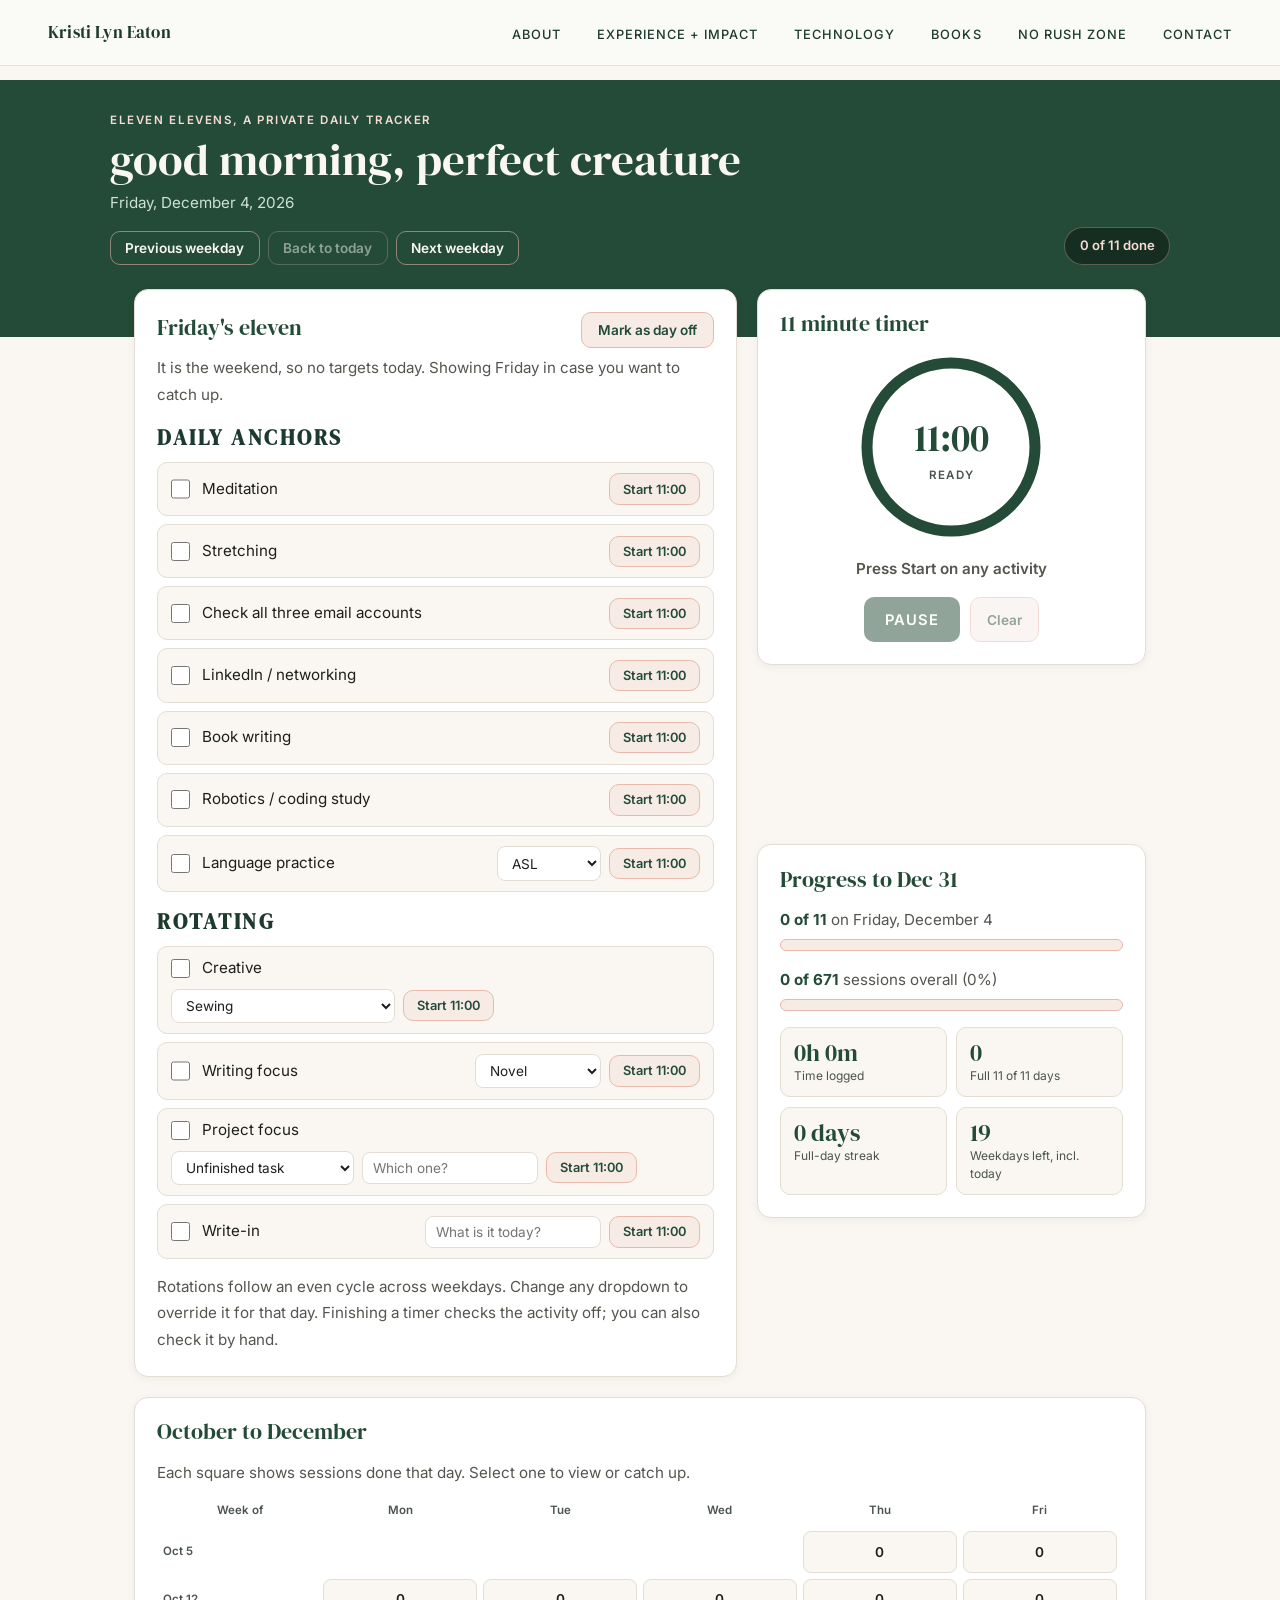
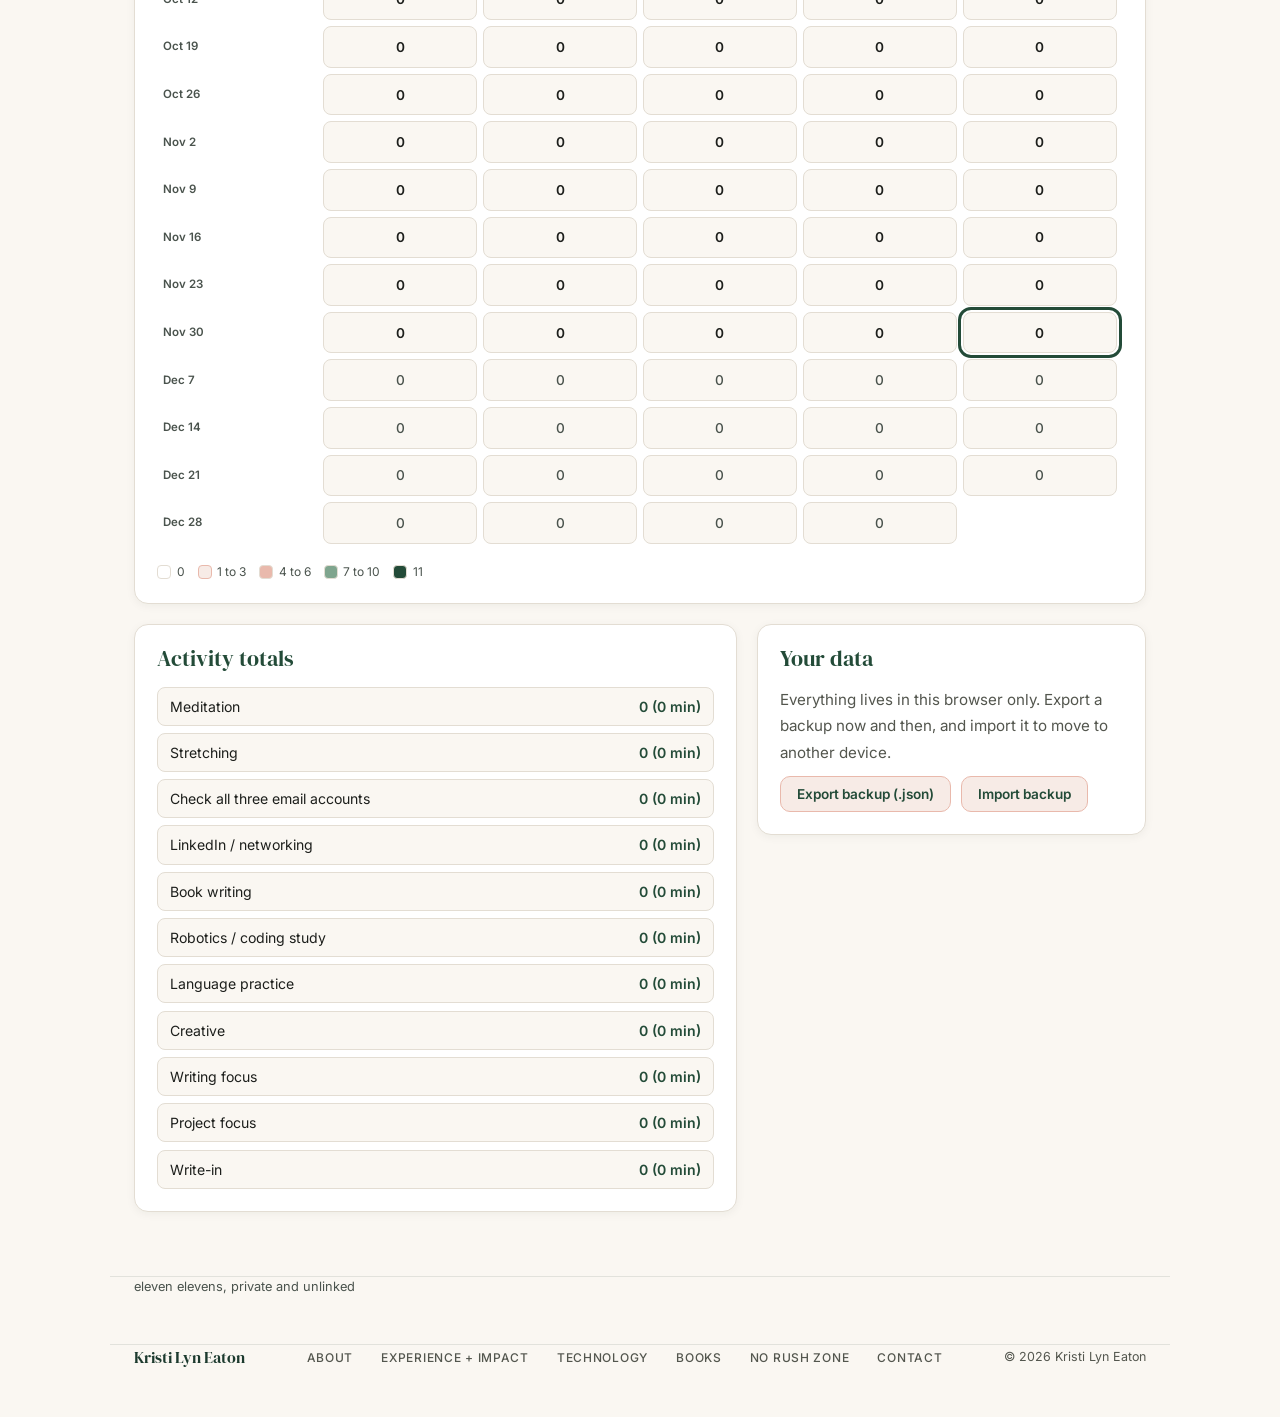
<file: eleven-elevens.html>
<!DOCTYPE html>
<html lang="en">
<head>
<meta charset="UTF-8">
<meta name="viewport" content="width=device-width, initial-scale=1.0">
<meta name="robots" content="noindex, nofollow, noarchive">
<title>Eleven Elevens | Kristi Lyn Eaton</title>
<link rel="preconnect" href="https://fonts.googleapis.com">
<link rel="preconnect" href="https://fonts.gstatic.com" crossorigin>
<link href="https://fonts.googleapis.com/css2?family=DM+Serif+Display&family=Inter:wght@400;500;600&display=swap" rel="stylesheet">
<link rel="stylesheet" href="style.css">
<style>
  :root{
    --nrz-forest:#234b38;
    --nrz-forest-deep:#152e21;
    --nrz-sage:#7fa58e;
    --nrz-blush:#e9b9ac;
    --nrz-midblush:#f5ddd6;
    --nrz-blush-soft:#f7ebe6;
    --nrz-cream:#faf7f2;
    --nrz-ink:#1d1f1c;
    --nrz-muted:#4a534d;
    --nrz-line:#e3ddd3;
    --nrz-white:#ffffff;
    --radius:14px;
  }
  *{box-sizing:border-box;margin:0;padding:0}
  html{font-size:16px}
  body{
    font-family:'Inter',system-ui,-apple-system,sans-serif;
    background:var(--nrz-cream);
    color:var(--nrz-ink);
    line-height:1.5;
    min-height:100vh;
    padding-top:5rem;
  }
  .skip-link{
    position:absolute;left:-9999px;top:0;background:var(--nrz-forest);color:var(--nrz-white);
    padding:.6rem 1rem;border-radius:0 0 var(--radius) 0;z-index:50;
  }
  .skip-link:focus{left:0}
  h1,h2{font-family:'DM Serif Display',Georgia,serif;font-weight:400}
  button{font-family:inherit;cursor:pointer}
  button:disabled{cursor:not-allowed;opacity:.5}
  :focus-visible{outline:3px solid var(--nrz-forest);outline-offset:2px;border-radius:4px}
  header :focus-visible{outline-color:var(--nrz-blush)}

  /* ---------- Header ---------- */
  header{background:var(--nrz-forest);color:var(--nrz-cream);padding:2rem 1.5rem 4.5rem}
  .header-inner{max-width:1060px;margin:0 auto;display:flex;flex-wrap:wrap;gap:1rem;align-items:flex-end;justify-content:space-between}
  .eyebrow{font-size:.72rem;letter-spacing:.14em;text-transform:uppercase;color:var(--nrz-midblush);font-weight:600;margin-bottom:.35rem}
  h1{font-size:clamp(1.9rem,4.5vw,2.8rem);line-height:1.1;margin-bottom:.5rem}
  .header-date{font-size:.95rem;color:#cfe0d5}
  .day-nav{display:flex;gap:.5rem;flex-wrap:wrap;margin-top:1rem}
  .btn-ghost{
    background:transparent;color:var(--nrz-cream);border:1px solid rgba(233,185,172,.55);
    border-radius:10px;padding:.5rem .9rem;font-size:.85rem;font-weight:600;
  }
  .btn-ghost:hover:not(:disabled){background:var(--nrz-forest-deep)}
  .streak-pill{
    background:var(--nrz-forest-deep);border:1px solid rgba(233,185,172,.35);
    color:var(--nrz-midblush);padding:.5rem .9rem;border-radius:999px;font-size:.82rem;font-weight:600;white-space:nowrap;
  }

  /* ---------- Layout ---------- */
  main{
    max-width:1060px;margin:-3rem auto 0;padding:0 1.5rem 4rem;display:grid;gap:1.25rem;
    grid-template-columns:minmax(0,1.55fr) minmax(0,1fr);align-items:start;
  }
  .acts-card{grid-row:span 2}
  .span-2{grid-column:1 / -1}
  @media(max-width:840px){
    main{grid-template-columns:minmax(0,1fr)}
    .acts-card{grid-row:auto}
  }
  .card{background:var(--nrz-white);border:1px solid var(--nrz-line);border-radius:var(--radius);padding:1.4rem;box-shadow:0 2px 10px rgba(29,31,28,.05);min-width:0}
  .card h2{font-size:1.35rem;margin-bottom:.9rem;color:var(--nrz-forest)}
  .card-head{display:flex;flex-wrap:wrap;gap:.6rem;align-items:baseline;justify-content:space-between}
  .hint{font-size:.8rem;color:var(--nrz-muted)}
  .btn{background:var(--nrz-forest);color:var(--nrz-white);border:none;border-radius:10px;padding:.85rem 1.3rem;font-size:.92rem;font-weight:600;transition:background .15s}
  .btn:hover:not(:disabled){background:var(--nrz-forest-deep)}
  .btn-soft{background:var(--nrz-blush-soft);color:var(--nrz-forest);border:1px solid var(--nrz-blush);border-radius:10px;padding:.55rem 1rem;font-size:.85rem;font-weight:600}
  .btn-soft:hover:not(:disabled){background:var(--nrz-blush)}
  .btn-soft[aria-pressed=true]{background:var(--nrz-forest);color:var(--nrz-white);border-color:var(--nrz-forest)}

  /* ---------- Activities ---------- */
  .group-label{font-size:.72rem;letter-spacing:.12em;text-transform:uppercase;font-weight:600;color:var(--nrz-muted);margin:1.1rem 0 .5rem}
  .act-list{list-style:none;display:grid;gap:.5rem}
  .act{
    display:flex;flex-wrap:wrap;align-items:center;gap:.55rem .7rem;padding:.65rem .8rem;
    background:var(--nrz-cream);border:1px solid var(--nrz-line);border-radius:10px;
  }
  .act.done{background:var(--nrz-blush-soft);border-color:var(--nrz-blush)}
  .act.done .act-name{text-decoration:line-through;color:var(--nrz-muted)}
  .act.active{border-color:var(--nrz-forest);box-shadow:inset 0 0 0 1px var(--nrz-forest)}
  .act-main{display:flex;align-items:center;gap:.7rem;flex:1 1 200px;min-width:0}
  .act input[type=checkbox]{width:1.2rem;height:1.2rem;accent-color:var(--nrz-forest);flex-shrink:0}
  .act-name{font-size:.95rem;word-break:break-word;cursor:pointer}
  .act-tools{display:flex;flex-wrap:wrap;gap:.5rem;align-items:center}
  .act select,.act input[type=text]{
    font-family:inherit;font-size:.85rem;padding:.45rem .6rem;border:1.5px solid var(--nrz-line);
    border-radius:8px;background:var(--nrz-white);color:var(--nrz-ink);max-width:100%;
  }
  .act input[type=text]{width:11rem}
  .act select:focus,.act input[type=text]:focus{border-color:var(--nrz-forest);outline:none}
  .start-btn{padding:.45rem .8rem;font-size:.8rem;white-space:nowrap}
  .acts-card.off .act-list{opacity:.55}
  #day-msg:empty{display:none}
  #day-msg{margin-bottom:.4rem}

  /* ---------- Timer ---------- */
  .timer-wrap{display:flex;flex-direction:column;align-items:center;gap:.9rem}
  .ring-box{position:relative;width:190px;height:190px}
  .ring-box svg{transform:rotate(-90deg)}
  .ring-bg{fill:none;stroke:var(--nrz-blush-soft);stroke-width:11}
  .ring-fg{fill:none;stroke:var(--nrz-forest);stroke-width:11;stroke-linecap:round;transition:stroke-dashoffset .3s linear}
  .ring-label{position:absolute;inset:0;display:flex;flex-direction:column;align-items:center;justify-content:center}
  .ring-time{font-family:'DM Serif Display',Georgia,serif;font-size:2.4rem;color:var(--nrz-forest)}
  .ring-mode{font-size:.72rem;letter-spacing:.12em;text-transform:uppercase;color:var(--nrz-muted);font-weight:600}
  .timer-for{font-weight:600;color:var(--nrz-forest);text-align:center}
  .timer-controls{display:flex;gap:.6rem;flex-wrap:wrap;justify-content:center}

  /* ---------- Progress ---------- */
  .bar{height:12px;background:var(--nrz-blush-soft);border:1px solid var(--nrz-blush);border-radius:999px;overflow:hidden;margin:.35rem 0 1rem}
  .bar span{display:block;height:100%;background:var(--nrz-forest);width:0;transition:width .3s}
  .bar-label{font-size:.85rem;color:var(--nrz-muted)}
  .bar-label strong{color:var(--nrz-forest)}
  .stats{display:grid;grid-template-columns:1fr 1fr;gap:.6rem}
  .stat{background:var(--nrz-cream);border:1px solid var(--nrz-line);border-radius:10px;padding:.7rem .8rem}
  .stat-num{font-family:'DM Serif Display',Georgia,serif;font-size:1.5rem;color:var(--nrz-forest);line-height:1.15}
  .stat-label{font-size:.75rem;color:var(--nrz-muted)}

  /* ---------- Calendar ---------- */
  .cal{width:100%;border-collapse:separate;border-spacing:6px;table-layout:fixed}
  .cal th{font-size:.72rem;font-weight:600;color:var(--nrz-muted);text-align:left}
  .cal thead th{text-align:center}
  .cal th[scope=row]{white-space:nowrap}
  .cal-cell{
    width:100%;min-height:2.6rem;border-radius:8px;border:1px solid var(--nrz-line);
    background:var(--nrz-cream);color:var(--nrz-ink);font-weight:600;font-size:.85rem;
  }
  .cal-cell.lv1{background:var(--nrz-blush-soft);border-color:var(--nrz-blush)}
  .cal-cell.lv2{background:var(--nrz-blush);border-color:var(--nrz-blush)}
  .cal-cell.lv3{background:var(--nrz-sage);border-color:var(--nrz-sage)}
  .cal-cell.lv4{background:var(--nrz-forest);border-color:var(--nrz-forest);color:var(--nrz-white)}
  .cal-cell.off{border-style:dashed;color:var(--nrz-muted);font-weight:500}
  .cal-cell.future{color:var(--nrz-muted);font-weight:500}
  .cal-cell.today{box-shadow:0 0 0 2px var(--nrz-ink)}
  .cal-cell.selected{outline:3px solid var(--nrz-forest);outline-offset:2px}
  .legend{display:flex;flex-wrap:wrap;gap:.8rem;margin-top:.8rem;font-size:.75rem;color:var(--nrz-muted)}
  .legend span{display:inline-flex;align-items:center;gap:.35rem}
  .sw{width:14px;height:14px;border-radius:4px;border:1px solid var(--nrz-line);display:inline-block}

  /* ---------- Totals ---------- */
  .totals{list-style:none;display:grid;gap:.45rem}
  .totals li{display:flex;justify-content:space-between;gap:.8rem;padding:.5rem .7rem;background:var(--nrz-cream);border:1px solid var(--nrz-line);border-radius:8px;font-size:.88rem}
  .totals .sub{display:block;font-size:.75rem;color:var(--nrz-muted)}
  .totals .num{font-weight:600;color:var(--nrz-forest);white-space:nowrap}

  .data-bar{display:flex;gap:.6rem;flex-wrap:wrap;align-items:center;margin-top:.6rem}
  footer{max-width:1060px;margin:0 auto;padding:0 1.5rem 3rem;font-size:.8rem;color:var(--nrz-muted)}
  .visually-hidden{position:absolute;width:1px;height:1px;overflow:hidden;clip:rect(0 0 0 0);white-space:nowrap}
  @media(prefers-reduced-motion:reduce){*{transition:none!important;animation:none!important}}
</style>
</head>
<body>
<a href="#main" class="skip-link">Skip to content</a>

<header>
  <div class="header-inner">
    <div>
      <p class="eyebrow">eleven elevens, a private daily tracker</p>
      <h1 id="greeting">Today</h1>
      <p class="header-date" id="header-date"></p>
      <div class="day-nav" role="group" aria-label="Choose a day">
        <button class="btn-ghost" id="prev-day">Previous weekday</button>
        <button class="btn-ghost" id="today-btn">Back to today</button>
        <button class="btn-ghost" id="next-day">Next weekday</button>
      </div>
    </div>
    <div class="streak-pill" id="day-pill" aria-live="polite">0 of 11 done</div>
  </div>
</header>

<main id="main">

  <!-- Activities -->
  <section class="card acts-card" id="acts-card" aria-labelledby="acts-h">
    <div class="card-head">
      <h2 id="acts-h">Today's eleven</h2>
      <button class="btn-soft" id="off-btn" aria-pressed="false">Mark as day off</button>
    </div>
    <p class="hint" id="day-msg" role="status"></p>
    <h3 class="group-label" id="anchor-h">Daily anchors</h3>
    <ul class="act-list" id="anchor-list" aria-labelledby="anchor-h"></ul>
    <h3 class="group-label" id="rotate-h">Rotating</h3>
    <ul class="act-list" id="rotate-list" aria-labelledby="rotate-h"></ul>
    <p class="hint" style="margin-top:.9rem">Rotations follow an even cycle across weekdays. Change any dropdown to override it for that day. Finishing a timer checks the activity off; you can also check it by hand.</p>
  </section>

  <!-- Timer -->
  <section class="card" aria-labelledby="timer-h">
    <h2 id="timer-h">11 minute timer</h2>
    <div class="timer-wrap">
      <div class="ring-box">
        <svg width="190" height="190" viewBox="0 0 190 190" aria-hidden="true">
          <circle class="ring-bg" cx="95" cy="95" r="84"></circle>
          <circle class="ring-fg" id="ring" cx="95" cy="95" r="84"></circle>
        </svg>
        <div class="ring-label">
          <span class="ring-time" id="ring-time">11:00</span>
          <span class="ring-mode" id="ring-mode">Ready</span>
        </div>
      </div>
      <p class="timer-for" id="timer-for">Press Start on any activity</p>
      <div class="timer-controls">
        <button class="btn" id="timer-toggle" disabled>Pause</button>
        <button class="btn-soft" id="timer-clear" disabled>Clear</button>
      </div>
      <div aria-live="polite" class="visually-hidden" id="live"></div>
    </div>
  </section>

  <!-- Progress -->
  <section class="card" aria-labelledby="prog-h">
    <h2 id="prog-h">Progress to Dec 31</h2>
    <p class="bar-label" id="day-bar-label"></p>
    <div class="bar" aria-hidden="true"><span id="day-bar"></span></div>
    <p class="bar-label" id="all-bar-label"></p>
    <div class="bar" aria-hidden="true"><span id="all-bar"></span></div>
    <div class="stats">
      <div class="stat"><div class="stat-num" id="st-time">0h</div><div class="stat-label">Time logged</div></div>
      <div class="stat"><div class="stat-num" id="st-full">0</div><div class="stat-label">Full 11 of 11 days</div></div>
      <div class="stat"><div class="stat-num" id="st-streak">0</div><div class="stat-label">Full-day streak</div></div>
      <div class="stat"><div class="stat-num" id="st-left">0</div><div class="stat-label">Weekdays left, incl. today</div></div>
    </div>
  </section>

  <!-- Calendar -->
  <section class="card span-2" aria-labelledby="cal-h">
    <h2 id="cal-h">October to December</h2>
    <p class="hint" style="margin-bottom:.6rem">Each square shows sessions done that day. Select one to view or catch up.</p>
    <table class="cal">
      <caption class="visually-hidden">Weekday calendar, October 8 to December 31, 2026</caption>
      <thead><tr><th scope="col">Week of</th><th scope="col">Mon</th><th scope="col">Tue</th><th scope="col">Wed</th><th scope="col">Thu</th><th scope="col">Fri</th></tr></thead>
      <tbody id="cal-body"></tbody>
    </table>
    <div class="legend" aria-hidden="true">
      <span><i class="sw"></i>0</span>
      <span><i class="sw" style="background:var(--nrz-blush-soft);border-color:var(--nrz-blush)"></i>1 to 3</span>
      <span><i class="sw" style="background:var(--nrz-blush)"></i>4 to 6</span>
      <span><i class="sw" style="background:var(--nrz-sage)"></i>7 to 10</span>
      <span><i class="sw" style="background:var(--nrz-forest)"></i>11</span>
    </div>
  </section>

  <!-- Totals -->
  <section class="card" aria-labelledby="tot-h">
    <h2 id="tot-h">Activity totals</h2>
    <ul class="totals" id="totals"></ul>
  </section>

  <!-- Data -->
  <section class="card" aria-labelledby="data-h">
    <h2 id="data-h">Your data</h2>
    <p class="hint">Everything lives in this browser only. Export a backup now and then, and import it to move to another device.</p>
    <div class="data-bar">
      <button class="btn-soft" id="export-btn">Export backup (.json)</button>
      <button class="btn-soft" id="import-btn">Import backup</button>
      <label class="visually-hidden" for="import-file">Choose a backup file to import</label>
      <input type="file" id="import-file" accept="application/json" class="visually-hidden">
    </div>
  </section>

</main>

<footer>
  <p>eleven elevens, private and unlinked</p>
</footer>

<script>
(function(){
  "use strict";
  var KEY = "kle-eleven-elevens-v1";
  var BASE_TITLE = document.title;
  var START = new Date(2026, 9, 8);
  var END = new Date(2026, 11, 31);
  var DUR = 11 * 60 * 1000;

  var ACTS = [
    { id:"meditation", name:"Meditation", group:"anchor" },
    { id:"stretching", name:"Stretching", group:"anchor" },
    { id:"email", name:"Check all three email accounts", group:"anchor" },
    { id:"linkedin", name:"LinkedIn / networking", group:"anchor" },
    { id:"book", name:"Book writing", group:"anchor" },
    { id:"robotics", name:"Robotics / coding study", group:"anchor" },
    { id:"language", name:"Language practice", group:"anchor",
      options:["Japanese","French","ASL"], cycle:["Japanese","French","ASL"], detail:[] },
    { id:"creative", name:"Creative", group:"rotate",
      options:["Piano","Sewing","Away-from-home alternative"], cycle:["Piano","Sewing"], detail:["Away-from-home alternative"] },
    { id:"writing", name:"Writing focus", group:"rotate",
      options:["Squirrel Book","Power Up","Novel"], cycle:["Squirrel Book","Power Up","Novel"], detail:[] },
    { id:"project", name:"Project focus", group:"rotate",
      options:["Beaker","The Unmapped","Unfinished task","Other personal project"], cycle:["Beaker","The Unmapped","Unfinished task"], 
      detail:["Unfinished task","Other personal project"] },
          { id:"extra", name:"Write-in", group:"rotate", writein:true }

    ];

  var GOAL = ACTS.length;

  /* ---------- Dates ---------- */
  function key(d){
    return d.getFullYear() + "-" + String(d.getMonth()+1).padStart(2,"0") + "-" + String(d.getDate()).padStart(2,"0");
  }
  function fromKey(k){ var p = k.split("-"); return new Date(+p[0], +p[1]-1, +p[2]); }
  function isWeekday(d){ var g = d.getDay(); return g > 0 && g < 6; }
  var WEEKDAYS = [];
  for(var d = new Date(START.getTime()); d <= END; d.setDate(d.getDate()+1)){
    if(isWeekday(d)) WEEKDAYS.push(key(d));
  }
  var todayK = key(new Date());
  function latestWeekday(){
    if(todayK < WEEKDAYS[0]) return WEEKDAYS[0];
    var last = WEEKDAYS[0];
    WEEKDAYS.forEach(function(k){ if(k <= todayK) last = k; });
    return last;
  }
  var selected = latestWeekday();

  /* ---------- State ---------- */
  var state = load();
  function load(){
    try{
      var raw = localStorage.getItem(KEY);
      if(raw){ var p = JSON.parse(raw); if(p && typeof p.days === "object") return p; }
    }catch(e){}
    return { days:{} };
  }
  function save(){
    try{ localStorage.setItem(KEY, JSON.stringify(state)); }
    catch(e){ console.warn("Could not save", e); }
  }
  function day(k){
    var o = state.days[k] || (state.days[k] = {});
    o.done = o.done || {}; o.picks = o.picks || {}; o.details = o.details || {};
    return o;
  }
  function isOff(k){ var o = state.days[k]; return !!(o && o.off); }
  function isDone(k, id){ var o = state.days[k]; return !!(o && o.done && o.done[id]); }
  function doneCount(k){
    var n = 0;
    ACTS.forEach(function(a){ if(isDone(k, a.id)) n++; });
    return n;
  }
  function pickFor(k, a){
    if(!a.options) return null;
    var o = state.days[k];
    if(o && o.picks && o.picks[a.id]) return o.picks[a.id];
    var i = Math.max(0, WEEKDAYS.indexOf(k));
    return a.cycle[i % a.cycle.length];
  }
  function actById(id){ return ACTS.filter(function(a){ return a.id === id; })[0]; }
  function longDate(k){ return fromKey(k).toLocaleDateString(undefined, { weekday:"long", month:"long", day:"numeric" }); }

  /* ---------- Live announcements ---------- */
  var live = document.getElementById("live");
  function announce(msg){
    live.textContent = "";
    setTimeout(function(){ live.textContent = msg; }, 50);
  }

  /* ---------- Header ---------- */
  var hrs = new Date().getHours();
  document.getElementById("greeting").textContent =
    (hrs < 12 ? "good morning" : hrs < 17 ? "good afternoon" : "good evening") + ", perfect creature";
  var prevBtn = document.getElementById("prev-day");
  var nextBtn = document.getElementById("next-day");
  var todayBtn = document.getElementById("today-btn");

  function renderHeader(){
    var i = WEEKDAYS.indexOf(selected);
    document.getElementById("header-date").textContent =
      fromKey(selected).toLocaleDateString(undefined, { weekday:"long", month:"long", day:"numeric", year:"numeric" }) +
      (selected === todayK ? " (today)" : "");
    document.getElementById("day-pill").textContent = isOff(selected) ? "Day off" : doneCount(selected) + " of 11 done";
    prevBtn.disabled = i <= 0;
    nextBtn.disabled = i >= WEEKDAYS.length - 1;
    todayBtn.disabled = selected === latestWeekday();
  }
  prevBtn.addEventListener("click", function(){ var i = WEEKDAYS.indexOf(selected); if(i > 0){ selected = WEEKDAYS[i-1]; renderAll(); } });
  nextBtn.addEventListener("click", function(){ var i = WEEKDAYS.indexOf(selected); if(i < WEEKDAYS.length-1){ selected = WEEKDAYS[i+1]; renderAll(); } });
  todayBtn.addEventListener("click", function(){ selected = latestWeekday(); renderAll(); });

  /* ---------- Activities ---------- */
  var actsCard = document.getElementById("acts-card");
  var offBtn = document.getElementById("off-btn");

  function dayMessage(){
    var t = fromKey(todayK);
    if(todayK > WEEKDAYS[WEEKDAYS.length-1]) return "The run wrapped on December 31. Everything you logged is below.";
    if(!isWeekday(t) && selected === latestWeekday()) return "It is the weekend, so no targets today. Showing " + fromKey(selected).toLocaleDateString(undefined, { weekday:"long" }) + " in case you want to catch up.";
    if(isOff(selected)) return "Marked as a day off. It does not count toward the target.";
    return "";
  }

  function buildRow(a){
    var off = isOff(selected);
    var done = isDone(selected, a.id);
    var active = timer.actId === a.id && timer.dayKey === selected;
    var li = document.createElement("li");
    li.className = "act" + (done ? " done" : "") + (active ? " active" : "");

    var main = document.createElement("div");
    main.className = "act-main";
    var cb = document.createElement("input");
    cb.type = "checkbox"; cb.id = "cb-" + a.id; cb.checked = done; cb.disabled = off;
    cb.addEventListener("change", function(){
      day(selected).done[a.id] = cb.checked;
      save(); renderAll();
    });
    var lab = document.createElement("label");
    lab.className = "act-name"; lab.htmlFor = cb.id; lab.textContent = a.name;
    main.appendChild(cb); main.appendChild(lab);
    li.appendChild(main);

    var tools = document.createElement("div");
    tools.className = "act-tools";
    if(a.options){
      var pick = pickFor(selected, a);
      var sel = document.createElement("select");
      sel.id = "sel-" + a.id;
      sel.setAttribute("aria-label", a.name + " choice for this day");
      a.options.forEach(function(opt){
        var o = document.createElement("option");
        o.value = opt; o.textContent = opt; if(opt === pick) o.selected = true;
        sel.appendChild(o);
      });
      sel.addEventListener("change", function(){
        day(selected).picks[a.id] = sel.value;
        save(); renderAll();
      });
      tools.appendChild(sel);
      if(a.detail.indexOf(pick) !== -1){
        var det = document.createElement("input");
        det.type = "text"; det.id = "det-" + a.id; det.placeholder = "Which one?";
        det.setAttribute("aria-label", a.name + ", " + pick + " detail");
        var od = state.days[selected];
        det.value = (od && od.details && od.details[a.id]) || "";
        det.addEventListener("input", function(){ day(selected).details[a.id] = det.value; save(); });
        tools.appendChild(det);
      }
    }

    if(a.writein){
      var wi = document.createElement("input");
      wi.type = "text"; wi.id = "det-" + a.id; wi.placeholder = "What is it today?";
      wi.setAttribute("aria-label", "Write-in activity for this day");
      var ow = state.days[selected];
      wi.value = (ow && ow.details && ow.details[a.id]) || "";
      wi.addEventListener("input", function(){ day(selected).details[a.id] = wi.value; save(); });
      tools.appendChild(wi);
    }
    var sb = document.createElement("button");

    sb.className = "btn-soft start-btn"; sb.id = "start-" + a.id; sb.disabled = off;
    sb.textContent = active ? (timer.running ? "Running" : "Resume") : "Start 11:00";
    sb.setAttribute("aria-label", (active && !timer.running ? "Resume" : "Start") + " 11 minute timer for " + a.name);
    sb.addEventListener("click", function(){ startFor(a.id); });
    tools.appendChild(sb);
    li.appendChild(tools);
    return li;
  }

  function renderActs(){
    var off = isOff(selected);
    document.getElementById("acts-h").textContent = selected === todayK ? "Today's eleven" :
      fromKey(selected).toLocaleDateString(undefined, { weekday:"long" }) + "'s eleven";
    offBtn.setAttribute("aria-pressed", String(off));
    offBtn.textContent = off ? "Day off (undo)" : "Mark as day off";
    actsCard.classList.toggle("off", off);
    document.getElementById("day-msg").textContent = dayMessage();
    var aList = document.getElementById("anchor-list");
    var rList = document.getElementById("rotate-list");
    aList.innerHTML = ""; rList.innerHTML = "";
    ACTS.forEach(function(a){ (a.group === "anchor" ? aList : rList).appendChild(buildRow(a)); });
  }
  offBtn.addEventListener("click", function(){
    var o = day(selected); o.off = !o.off; save(); renderAll();
  });

  /* ---------- Timer ---------- */
  var timer = { actId:null, dayKey:null, endAt:0, left:DUR, running:false, int:null };
  var ring = document.getElementById("ring");
  var circ = 2 * Math.PI * 84;
  ring.style.strokeDasharray = circ;
  var toggleBtn = document.getElementById("timer-toggle");
  var clearBtn = document.getElementById("timer-clear");

  function fmt(ms){
    var s = Math.ceil(ms / 1000), m = Math.floor(s / 60), r = s % 60;
    return String(m).padStart(2,"0") + ":" + String(r).padStart(2,"0");
  }
  function currentLeft(){ return timer.running ? timer.endAt - Date.now() : timer.left; }
  function drawTimer(left){
    if(left === undefined) left = currentLeft();
    document.getElementById("ring-time").textContent = fmt(left);
    ring.style.strokeDashoffset = circ * (1 - left / DUR);
    if(timer.running) document.title = fmt(left) + " " + actById(timer.actId).name + " | Eleven Elevens";
  }
  function renderTimer(){
    var a = timer.actId ? actById(timer.actId) : null;
    document.getElementById("ring-mode").textContent = !a ? "Ready" : timer.running ? "Focus" : "Paused";
    document.getElementById("timer-for").textContent = !a ? "Press Start on any activity" :
      a.name + (timer.dayKey !== todayK ? " (" + longDate(timer.dayKey) + ")" : "");
    toggleBtn.disabled = !a; clearBtn.disabled = !a;
    toggleBtn.textContent = timer.running ? "Pause" : a ? "Resume" : "Pause";
    if(!timer.running) document.title = BASE_TITLE;
    drawTimer();
  }
  function run(){
    timer.endAt = Date.now() + timer.left;
    timer.running = true;
    clearInterval(timer.int);
    timer.int = setInterval(step, 250);
  }
  function step(){
    var left = currentLeft();
    if(left <= 0){ complete(); return; }
    drawTimer(left);
  }
  function startFor(id){
    var a = actById(id);
    if(timer.actId === id && timer.dayKey === selected){
      if(!timer.running){ run(); announce(a.name + " timer resumed."); renderAll(); }
      return;
    }
    if(timer.actId && !confirm("Stop the " + actById(timer.actId).name + " timer and start " + a.name + "?")) return;
    clearInterval(timer.int);
    timer.actId = id; timer.dayKey = selected; timer.left = DUR;
    run();
    announce(a.name + " timer started, 11 minutes.");
    renderAll();
  }
  function pause(){
    timer.left = Math.max(0, timer.endAt - Date.now());
    timer.running = false;
    clearInterval(timer.int);
    announce("Timer paused.");
    renderAll();
  }
  function clearTimer(){
    clearInterval(timer.int);
    timer.actId = null; timer.dayKey = null; timer.left = DUR; timer.running = false;
  }
  function beep(){
    try{
      var ctx = new (window.AudioContext || window.webkitAudioContext)();
      var o = ctx.createOscillator(), g = ctx.createGain();
      o.connect(g); g.connect(ctx.destination);
      o.frequency.value = 660; g.gain.value = 0.08;
      o.start();
      setTimeout(function(){ o.stop(); ctx.close(); }, 450);
    }catch(e){}
  }
  function complete(){
    var a = actById(timer.actId), k = timer.dayKey;
    clearTimer();
    day(k).done[a.id] = true;
    save(); beep();
    announce(a.name + " complete. 11 minutes logged.");
    renderAll();
  }
  toggleBtn.addEventListener("click", function(){
    if(!timer.actId) return;
    if(timer.running) pause();
    else { run(); announce("Timer resumed."); renderAll(); }
  });
  clearBtn.addEventListener("click", function(){ clearTimer(); announce("Timer cleared."); renderAll(); });

  /* ---------- Progress ---------- */
  function renderProgress(){
    var n = doneCount(selected);
    document.getElementById("day-bar-label").innerHTML = "";
    var dl = document.getElementById("day-bar-label");
    var s1 = document.createElement("strong"); s1.textContent = isOff(selected) ? "Day off" : n + " of " + GOAL;
    dl.appendChild(s1); dl.appendChild(document.createTextNode(" on " + longDate(selected)));
    document.getElementById("day-bar").style.width = (isOff(selected) ? 0 : n / GOAL * 100) + "%"

    var active = WEEKDAYS.filter(function(k){ return !isOff(k); });
    var total = 0, full = 0;
    active.forEach(function(k){ var c = doneCount(k); total += c; if(c >= GOAL) full++; });
    var target = active.length * GOAL;
    var al = document.getElementById("all-bar-label");
    al.innerHTML = "";
    var s2 = document.createElement("strong"); s2.textContent = total + " of " + target;
    al.appendChild(s2);
    al.appendChild(document.createTextNode(" sessions overall (" + (target ? Math.round(total / target * 100) : 0) + "%)"));
    document.getElementById("all-bar").style.width = (target ? total / target * 100 : 0) + "%";

    var mins = total * 11;
    document.getElementById("st-time").textContent = Math.floor(mins / 60) + "h " + (mins % 60) + "m";
    document.getElementById("st-full").textContent = full;

    var past = active.filter(function(k){ return k <= todayK; });
    var streak = 0;
    for(var i = past.length - 1; i >= 0; i--){
      var c = doneCount(past[i]);
      if(past[i] === todayK && c < GOAL) continue;
      if(c >= GOAL) streak++; else break;
    }
    document.getElementById("st-streak").textContent = streak + (streak === 1 ? " day" : " days");
    document.getElementById("st-left").textContent = active.filter(function(k){ return k >= todayK; }).length;
  }

  /* ---------- Calendar ---------- */
  function renderCalendar(){
    var body = document.getElementById("cal-body");
    body.innerHTML = "";
    var ws = new Date(2026, 9, 5);
    while(ws <= END){
      var tr = document.createElement("tr");
      var th = document.createElement("th");
      th.scope = "row";
      th.textContent = ws.toLocaleDateString(undefined, { month:"short", day:"numeric" });
      tr.appendChild(th);
      for(var i = 0; i < 5; i++){
        var dd = new Date(ws.getFullYear(), ws.getMonth(), ws.getDate() + i);
        var k = key(dd);
        var td = document.createElement("td");
        if(WEEKDAYS.indexOf(k) !== -1){
          td.appendChild(calButton(k));
        }
        tr.appendChild(td);
      }
      body.appendChild(tr);
      ws.setDate(ws.getDate() + 7);
    }
  }
  function calButton(k){
    var b = document.createElement("button");
    var off = isOff(k), n = doneCount(k);
    var lv = n === 0 ? 0 : n <= 3 ? 1 : n <= 6 ? 2 : n <= GOAL ? 3 : 4;
    b.id = "cal-" + k;
    b.className = "cal-cell" + (off ? " off" : " lv" + lv) + (k > todayK && !n ? " future" : "") +
      (k === todayK ? " today" : "") + (k === selected ? " selected" : "");
    b.textContent = off ? "off" : String(n);
    if(k === todayK) b.setAttribute("aria-current", "date");
    b.setAttribute("aria-label", longDate(k) + ": " + (off ? "day off" : n + " of " + GOAL) +
      (k === todayK ? ", today" : "") + (k === selected ? ", showing" : ""));
    b.addEventListener("click", function(){ selected = k; renderAll(); });
    return b;
  }

  /* ---------- Totals ---------- */
  function renderTotals(){
    var counts = {}, br = {};
    ACTS.forEach(function(a){ counts[a.id] = 0; br[a.id] = {}; });
    WEEKDAYS.forEach(function(k){
      if(isOff(k)) return;
      ACTS.forEach(function(a){
        if(!isDone(k, a.id)) return;
        counts[a.id]++;
        if(a.options){ var p = pickFor(k, a); br[a.id][p] = (br[a.id][p] || 0) + 1; }
      });
    });
    var ul = document.getElementById("totals");
    ul.innerHTML = "";
    ACTS.forEach(function(a){
      var li = document.createElement("li");
      var left = document.createElement("span");
      left.textContent = a.name;
      if(a.options){
        var parts = a.options.filter(function(o){ return br[a.id][o]; }).map(function(o){ return o + " " + br[a.id][o]; });
        if(parts.length){
          var sub = document.createElement("span");
          sub.className = "sub"; sub.textContent = parts.join(", ");
          left.appendChild(sub);
        }
      }
      var num = document.createElement("span");
      num.className = "num";
      num.textContent = counts[a.id] + " (" + counts[a.id] * 11 + " min)";
      li.appendChild(left); li.appendChild(num);
      ul.appendChild(li);
    });
  }

  /* ---------- Render all, keeping focus ---------- */
  function renderAll(){
    var ae = document.activeElement;
    var fid = ae && ae.id ? ae.id : null;
    renderHeader(); renderActs(); renderTimer(); renderProgress(); renderCalendar(); renderTotals();
    if(fid){
      var el = document.getElementById(fid);
      if(el && el !== document.activeElement && !el.disabled) el.focus();
    }
  }

  /* ---------- Export / import ---------- */
  document.getElementById("export-btn").addEventListener("click", function(){
    var blob = new Blob([JSON.stringify(state, null, 2)], { type:"application/json" });
    var a = document.createElement("a");
    a.href = URL.createObjectURL(blob);
    a.download = "eleven-elevens-backup-" + todayK + ".json";
    a.click();
    URL.revokeObjectURL(a.href);
  });
  var importFile = document.getElementById("import-file");
  document.getElementById("import-btn").addEventListener("click", function(){ importFile.click(); });
  importFile.addEventListener("change", function(){
    var f = importFile.files[0];
    if(!f) return;
    var reader = new FileReader();
    reader.onload = function(){
      try{
        var data = JSON.parse(reader.result);
        if(!data || typeof data.days !== "object" || Array.isArray(data.days)) throw new Error("bad shape");
        state = { days: data.days };
        save(); renderAll();
        alert("Backup imported.");
      }catch(e){
        alert("That file could not be read as an Eleven Elevens backup.");
      }
    };
    reader.readAsText(f);
    importFile.value = "";
  });

  renderAll();
})();
</script>
<script src="shared.js"></script>
</body>
</html>
</file>
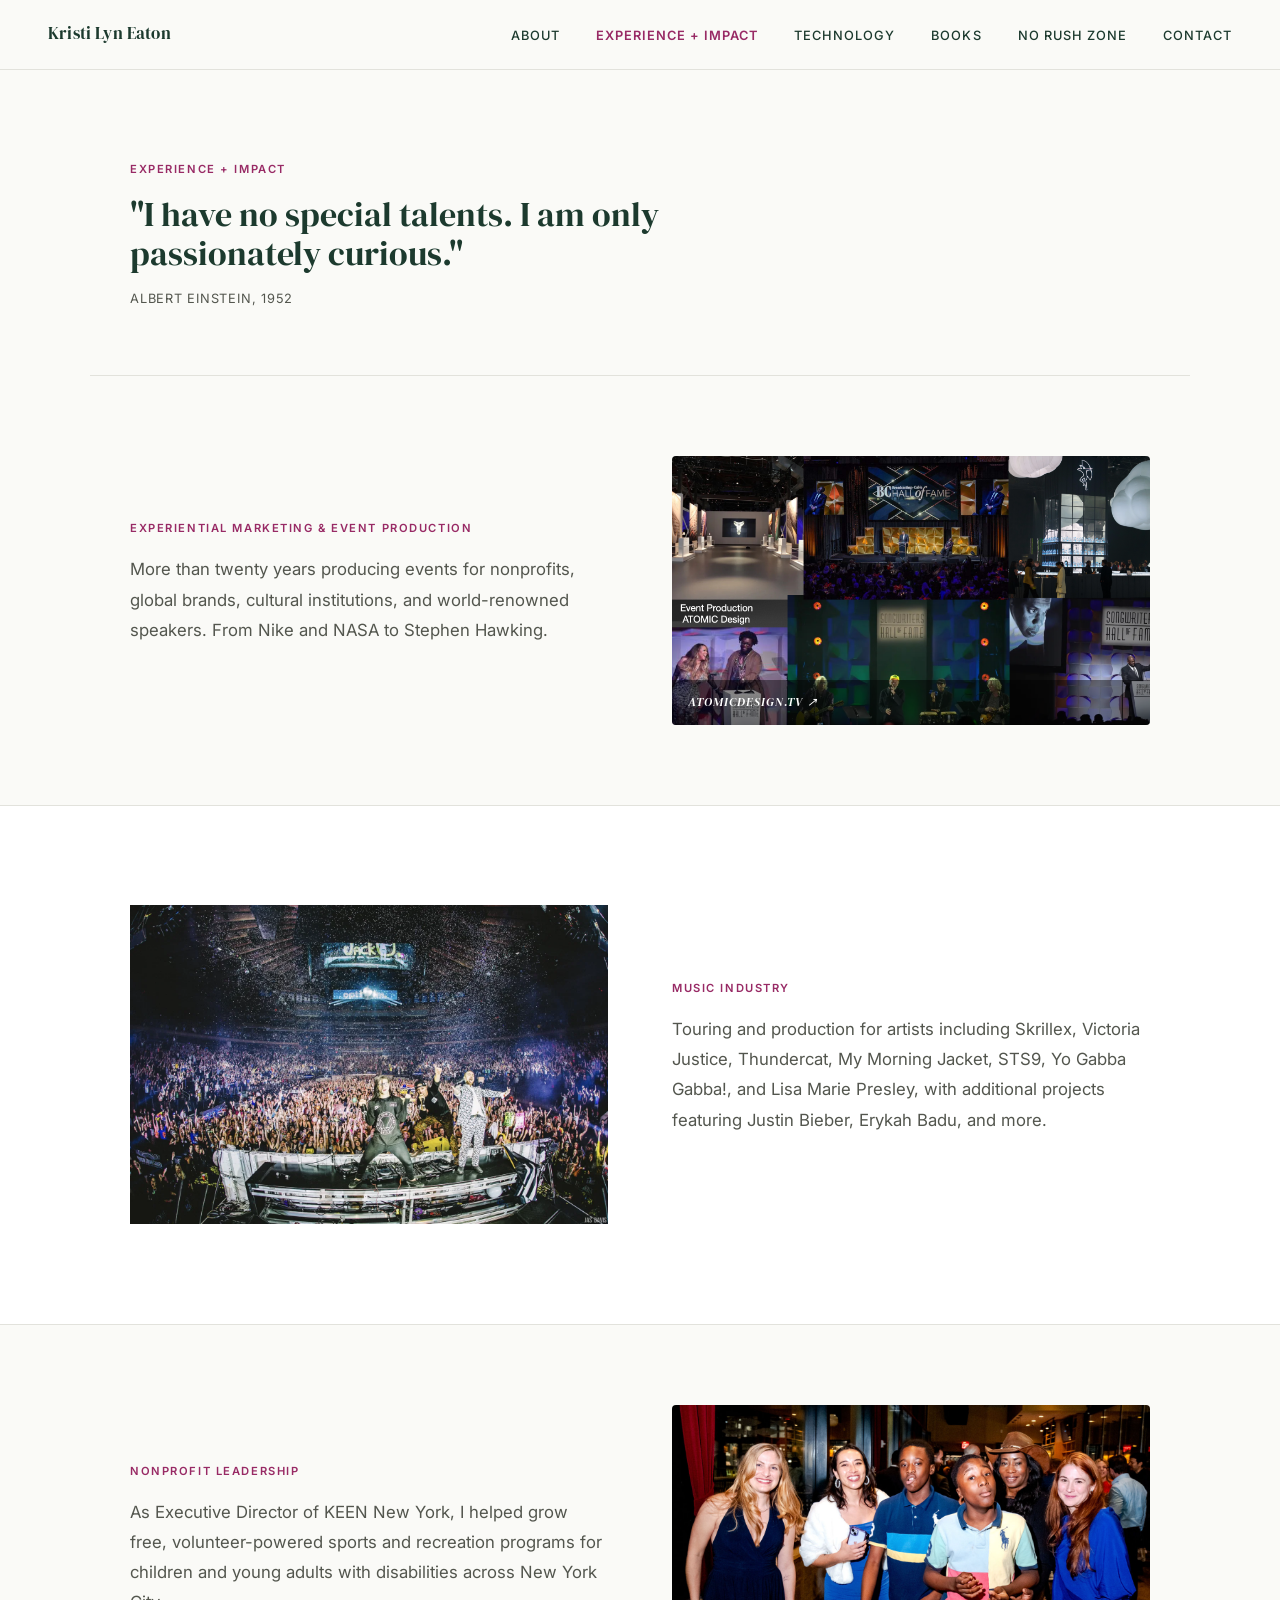
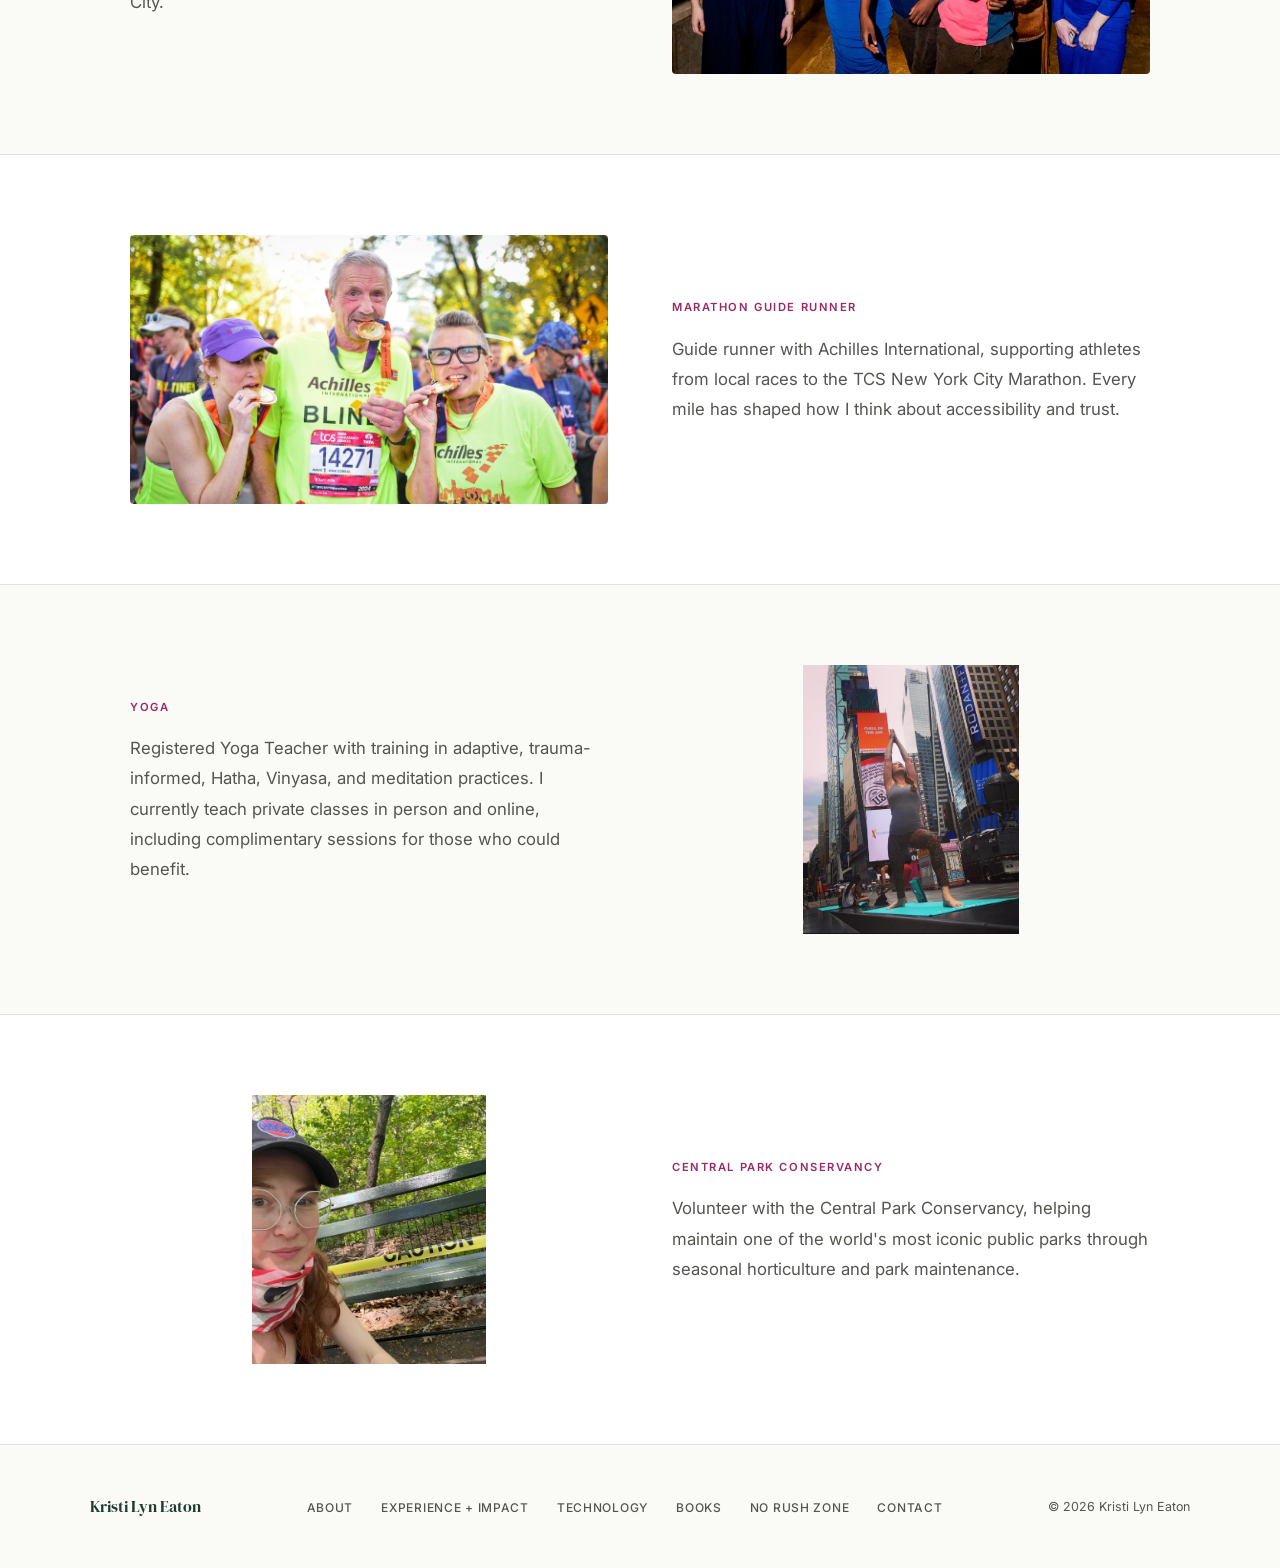
<file: impact.html>
<!DOCTYPE html>
<html lang="en">
<head>
  <meta charset="UTF-8">
  <meta name="viewport" content="width=device-width, initial-scale=1.0">
  <title>Experience + Impact — Kristi Lyn Eaton</title>
  <meta name="description" content="Two decades of experience in event production, disability inclusion, adaptive sports, nonprofit leadership, and community design.">
  <link rel="stylesheet" href="style.css">
</head>
<body>

<main>

  <div class="page-hero">
    <span class="eyebrow">Experience + Impact</span>
    <h1>"I have no special talents. I am only passionately curious."</h1>
    <p style="font-size:0.8rem; letter-spacing:0.06em; text-transform:uppercase; color:var(--mid); margin-top:0.75rem;">Albert Einstein, 1952</p>
  </div>

  <!-- EVENT PRODUCTION -->
  <section>
    <div class="container">
      <div class="feature-row">
        <div>
          <span class="eyebrow">Experiential Marketing &amp; Event Production</span>
          <p class="section-body" style="margin-bottom:1rem;">More than twenty years producing events for nonprofits, global brands, cultural institutions, and world-renowned speakers. From Nike and NASA to Stephen Hawking.</p>
        </div>
        <div>
          <a href="https://www.atomicdesign.tv" target="_blank" rel="noopener" style="display:block; text-decoration:none;">
            <div class="feature-image" style="padding:0; overflow:hidden; border-radius:4px; position:relative;">
              <img src="/media/Event_Production.png" alt="Event Production — ATOMIC Design" style="width:100%; height:100%; object-fit:cover; object-position:center;">
              <div style="position:absolute; bottom:0; left:0; right:0; padding:0.75rem 1rem; background:rgba(0,0,0,0.45); color:white; font-size:0.75rem; letter-spacing:0.08em; text-transform:uppercase;">atomicdesign.tv ↗</div>
            </div>
          </a>
        </div>
      </div>
    </div>
  </section>

  <!-- MUSIC INDUSTRY -->
  <section style="background:white;">
    <div class="container">
      <div class="feature-row flip">
        <div>
          <span class="eyebrow">Music Industry</span>
          <p class="section-body" style="margin-bottom:1rem;">Touring and production for artists including Skrillex, Victoria Justice, Thundercat, My Morning Jacket, STS9, Yo Gabba Gabba!, and Lisa Marie Presley, with additional projects featuring Justin Bieber, Erykah Badu, and more.</p>
        </div>
        <div>
          <div class="feature-image" style="padding:0; overflow:hidden; border-radius:4px; aspect-ratio:4/3;">
            <img src="/media/skrillex_msg.webp" alt="Music industry — live event production" style="width:100%; height:100%; object-fit:contain; object-position:center;">
          </div>
        </div>
      </div>
    </div>
  </section>

  <!-- KEEN NEW YORK -->
  <section>
    <div class="container">
      <div class="feature-row">
        <div>
          <span class="eyebrow">Nonprofit Leadership</span>
          <p class="section-body">As Executive Director of KEEN New York, I helped grow free, volunteer-powered sports and recreation programs for children and young adults with disabilities across New York City.</p>
        </div>
        <div>
          <div class="feature-image" style="padding:0; overflow:hidden; border-radius:4px;">
            <img src="/media/keen.png" alt="KEEN New York" style="width:100%; height:100%; object-fit:cover; object-position:center;">
          </div>
        </div>
      </div>
    </div>
  </section>

  <!-- ADAPTIVE SPORTS / ACHILLES -->
  <section style="background:white;">
    <div class="container">
      <div class="feature-row flip">
        <div>
          <span class="eyebrow">Marathon Guide Runner</span>
          <p class="section-body" style="margin-bottom:1rem;">Guide runner with Achilles International, supporting athletes from local races to the TCS New York City Marathon. Every mile has shaped how I think about accessibility and trust.</p>
        </div>
        <div>
          <div class="feature-image" style="padding:0; overflow:hidden; border-radius:4px;">
            <img src="/media/achilles_marathon.jpg" alt="Achilles International — NYC Marathon 2024" style="width:100%; height:100%; object-fit:cover; object-position:center top;">
          </div>
        </div>
      </div>
    </div>
  </section>

  <!-- YOGA -->
  <section>
    <div class="container">
      <div class="feature-row">
        <div>
          <span class="eyebrow">Yoga</span>
          <p class="section-body" style="margin-bottom:1rem;">Registered Yoga Teacher with training in adaptive, trauma-informed, Hatha, Vinyasa, and meditation practices. I currently teach private classes in person and online, including complimentary sessions for those who could benefit.</p>
        </div>
        <div>
          <div class="feature-image" style="padding:0; overflow:hidden; border-radius:4px;">
            <img src="/media/yoga_tsq.jpeg" alt="Yoga in Times Square" style="width:100%; height:100%; object-fit:contain; object-position:center top;">
          </div>
        </div>
      </div>
    </div>
  </section>

  <!-- CENTRAL PARK -->
  <section style="background:white;">
    <div class="container">
      <div class="feature-row flip">
        <div>
          <span class="eyebrow">Central Park Conservancy</span>
          <p class="section-body" style="margin-bottom:1rem;">Volunteer with the Central Park Conservancy, helping maintain one of the world's most iconic public parks through seasonal horticulture and park maintenance.</p>
        </div>
        <div>
          <div class="feature-image" style="padding:0; overflow:hidden; border-radius:4px;">
            <img src="/media/Central_Park_bench.jpeg" alt="Central Park Conservancy volunteering" style="width:100%; height:100%; object-fit:contain; object-position:center;">
          </div>
        </div>
      </div>
    </div>
  </section>

</main>

<script src="shared.js"></script>
</body>
</html>
</file>
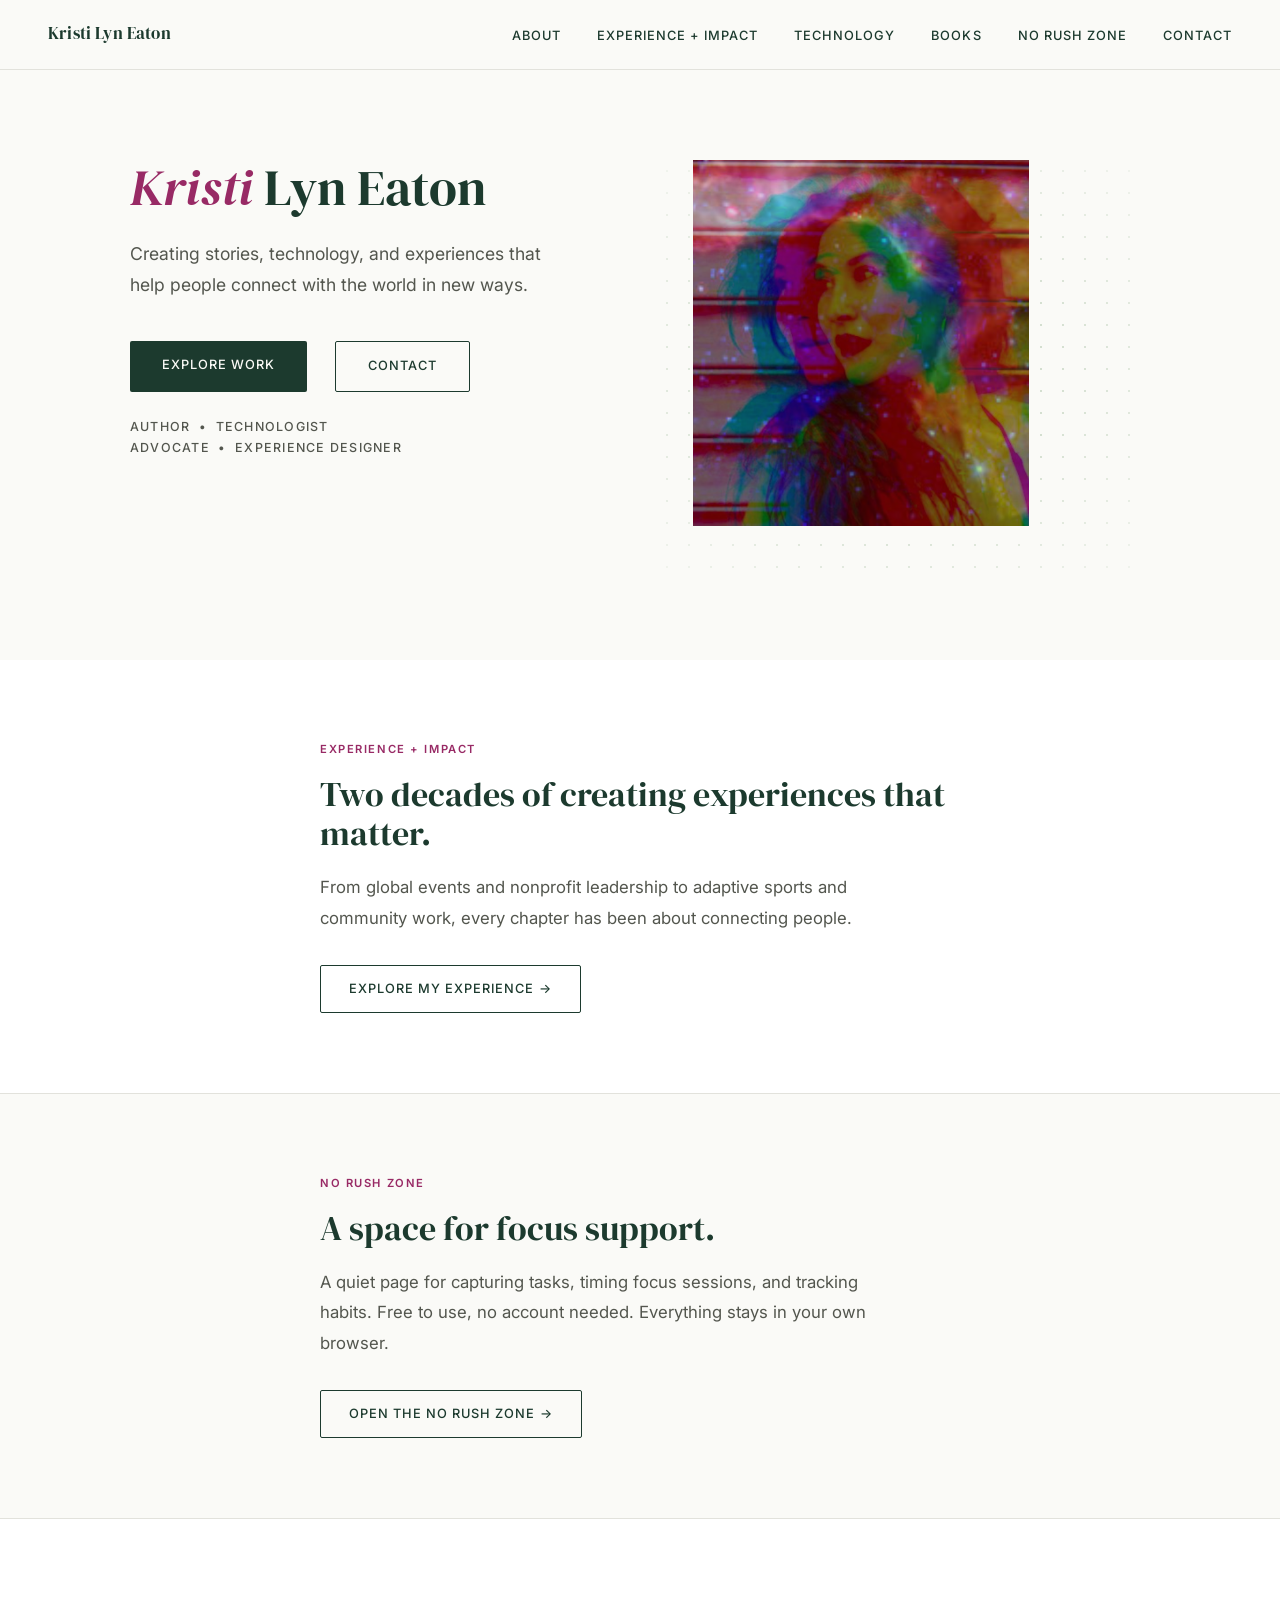
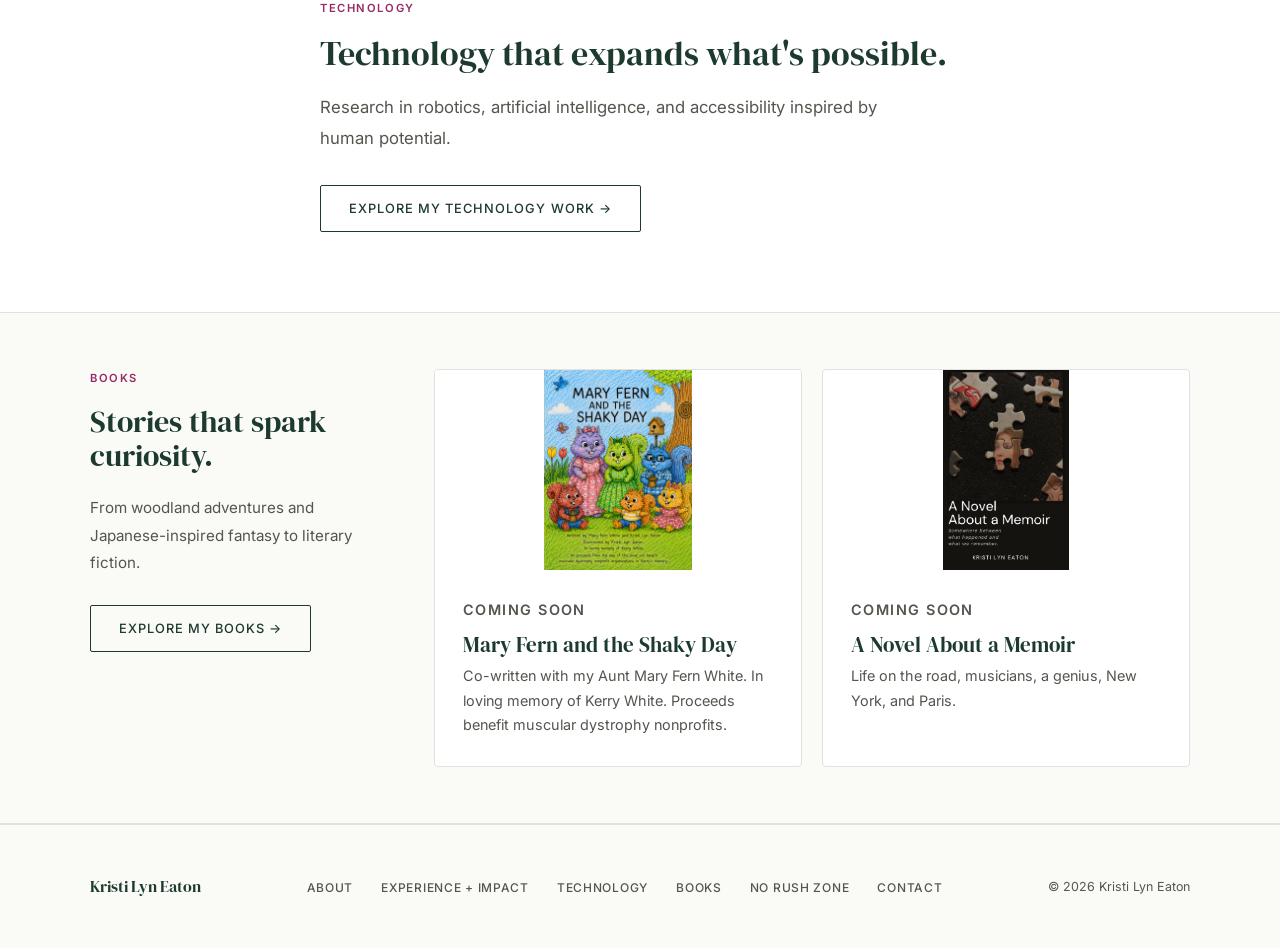
<file: index-old.html>
<!DOCTYPE html>
<html lang="en">
<head>
  <meta charset="UTF-8">
  <meta name="viewport" content="width=device-width, initial-scale=1.0">
  <title>Kristi Lyn Eaton</title>
  <meta name="description" content="Author, technologist, experience designer, and disability advocate creating stories, experiences, and technology that make the world more inclusive.">
  <meta property="og:image" content="https://www.kristilyneaton.com/galaxy_me.png">
  <meta property="og:image:width" content="1200">
  <meta property="og:image:height" content="630">
  <meta property="og:title" content="Kristi Lyn Eaton">
  <meta property="og:description" content="Author, technologist, experience designer, and disability advocate.">
  <meta property="og:url" content="https://www.kristilyneaton.com">
  <link rel="stylesheet" href="style.css">
</head>
<body>

<main>

  <!-- HERO -->
  <div class="hero" style="min-height:auto;">
    <div class="hero-text">
      <h1><span style="color:#982A65;font-style:italic;">Kristi</span> Lyn Eaton</h1>
      <p class="hero-tagline">Creating stories, technology, and experiences that help people connect with the world in new ways.</p>
      <div style="display:flex; flex-wrap:wrap; gap:0.75rem; margin-bottom:1.5rem;">
        <a href="impact.html" class="hero-cta">Explore Work</a>
        <a href="contact.html" class="hero-cta-ghost">Contact</a>
      </div>
      <p style="font-size:0.78rem; font-weight:500; letter-spacing:0.1em; text-transform:uppercase; color:var(--mid);">Author &nbsp;•&nbsp; Technologist</p>
      <p style="font-size:0.78rem; font-weight:500; letter-spacing:0.1em; text-transform:uppercase; color:var(--mid);">Advocate &nbsp;•&nbsp; Experience Designer</p>
    </div>

    <div class="hero-visual" style="height:420px; align-items:center; overflow:hidden;">
      <div class="dot-grid"></div>
      <div style="position:relative; width:100%; max-width:420px; height:520px; border-radius:4px; overflow:hidden;">
        <img src="galaxy_me.png" alt="Kristi Lyn Eaton in double exposure with a NASA galaxy photo, two translucent versions of her merging into swirls of pink and teal starlight" style="width:80%; height:80%; object-fit:cover; object-position:center top;">
      </div>
    </div>
  </div>

  <!-- EXPERIENCE + IMPACT -->

<section style="background:white;"> 
  <div class="container-narrow"> 
    <span class="eyebrow">Experience + Impact</span> 
  <h2 class="section-title">Two decades of creating experiences that matter.</h2> 
  <p class="section-body">From global events and nonprofit leadership to adaptive sports and community work, every chapter has been about connecting people.</p> 
    <a href="impact.html" class="btn btn-outline" style="margin-top:2rem;">Explore my experience →</a> </div> </section>

<!-- NO RUSH ZONE -->

<section>
  <div class="container-narrow">
  <span class="eyebrow">No Rush Zone</span>
  <h2 class="section-title">A space for focus support.</h2>
  <p class="section-body">A quiet page for capturing tasks, timing focus sessions, and tracking habits. Free to use, no account needed. Everything stays in your own browser.</p>
  <a href="no-rush-zone.html" class="btn btn-outline" style="margin-top:2rem;">Open the No Rush Zone →</a> </div> </section>

<!-- TECHNOLOGY -->

<section style="background:white;"> <div class="container-narrow"> 
  <span class="eyebrow">Technology</span> 
  <h2 class="section-title">Technology that expands what's possible.</h2> 
  <p class="section-body">Research in robotics, artificial intelligence, and accessibility inspired by human potential.</p> 
  <a href="technology.html" class="btn btn-outline" style="margin-top:2rem;">Explore my technology work →</a> </div> </section>

  <!-- BOOKS PREVIEW -->
  <div class="preview-strip">
    <div class="preview-strip-inner">
      <div class="preview-strip-label">
        <span class="eyebrow">Books</span>
        <h2 class="section-title" style="font-size:1.9rem;">Stories that spark curiosity.</h2>
        <p class="section-body" style="font-size:0.95rem; margin-top:1rem;">From woodland adventures and Japanese-inspired fantasy to literary fiction.</p>
        <a href="books.html" class="btn btn-outline" style="margin-top:1.75rem;">Explore my books →</a>
      </div>
      <div class="book-grid" style="margin-top:0; grid-template-columns: repeat(auto-fit, minmax(200px,1fr)); gap:1.25rem;">
        <div class="book-card">
          <div class="book-cover" style="padding:0; overflow:hidden;">
            <img src="Mary_Fern_Cover_image.png" alt="Illustrated cover: six brightly colored squirrels, each a different color of the rainbow, gathered beneath a tree on green grass." style="width:100%; height:100%; object-fit:contain; object-position:center; background:#fff;">
          </div>
          <div class="book-info">
            <p class="book-status">Coming soon</p>
            <h3>Mary Fern and the Shaky Day</h3>
            <p>Co-written with my Aunt Mary Fern White. In loving memory of Kerry White. Proceeds benefit muscular dystrophy nonprofits.</p>
          </div>
        </div>
        <div class="book-card">
          <div class="book-cover" style="padding:0; overflow:hidden;">
            <img src="A_Novel.png" alt="Cover Art: A woman's face pieced together from two puzzle pieces, the rest of the puzzle scattered and unassembled on black. Tagline: Somewhere between what happened and what we remember." style="width:100%; height:100%; object-fit:contain; object-position:top;">
          </div>
          <div class="book-info">
            <p class="book-status">Coming Soon</p>
            <h3>A Novel About a Memoir</h3>
            <p>Life on the road, musicians, a genius, New York, and Paris.</p>
          </div>
        </div>
      </div>
    </div>
  </div>

</main>

<script src="shared.js"></script>
</body>
</html>
</file>
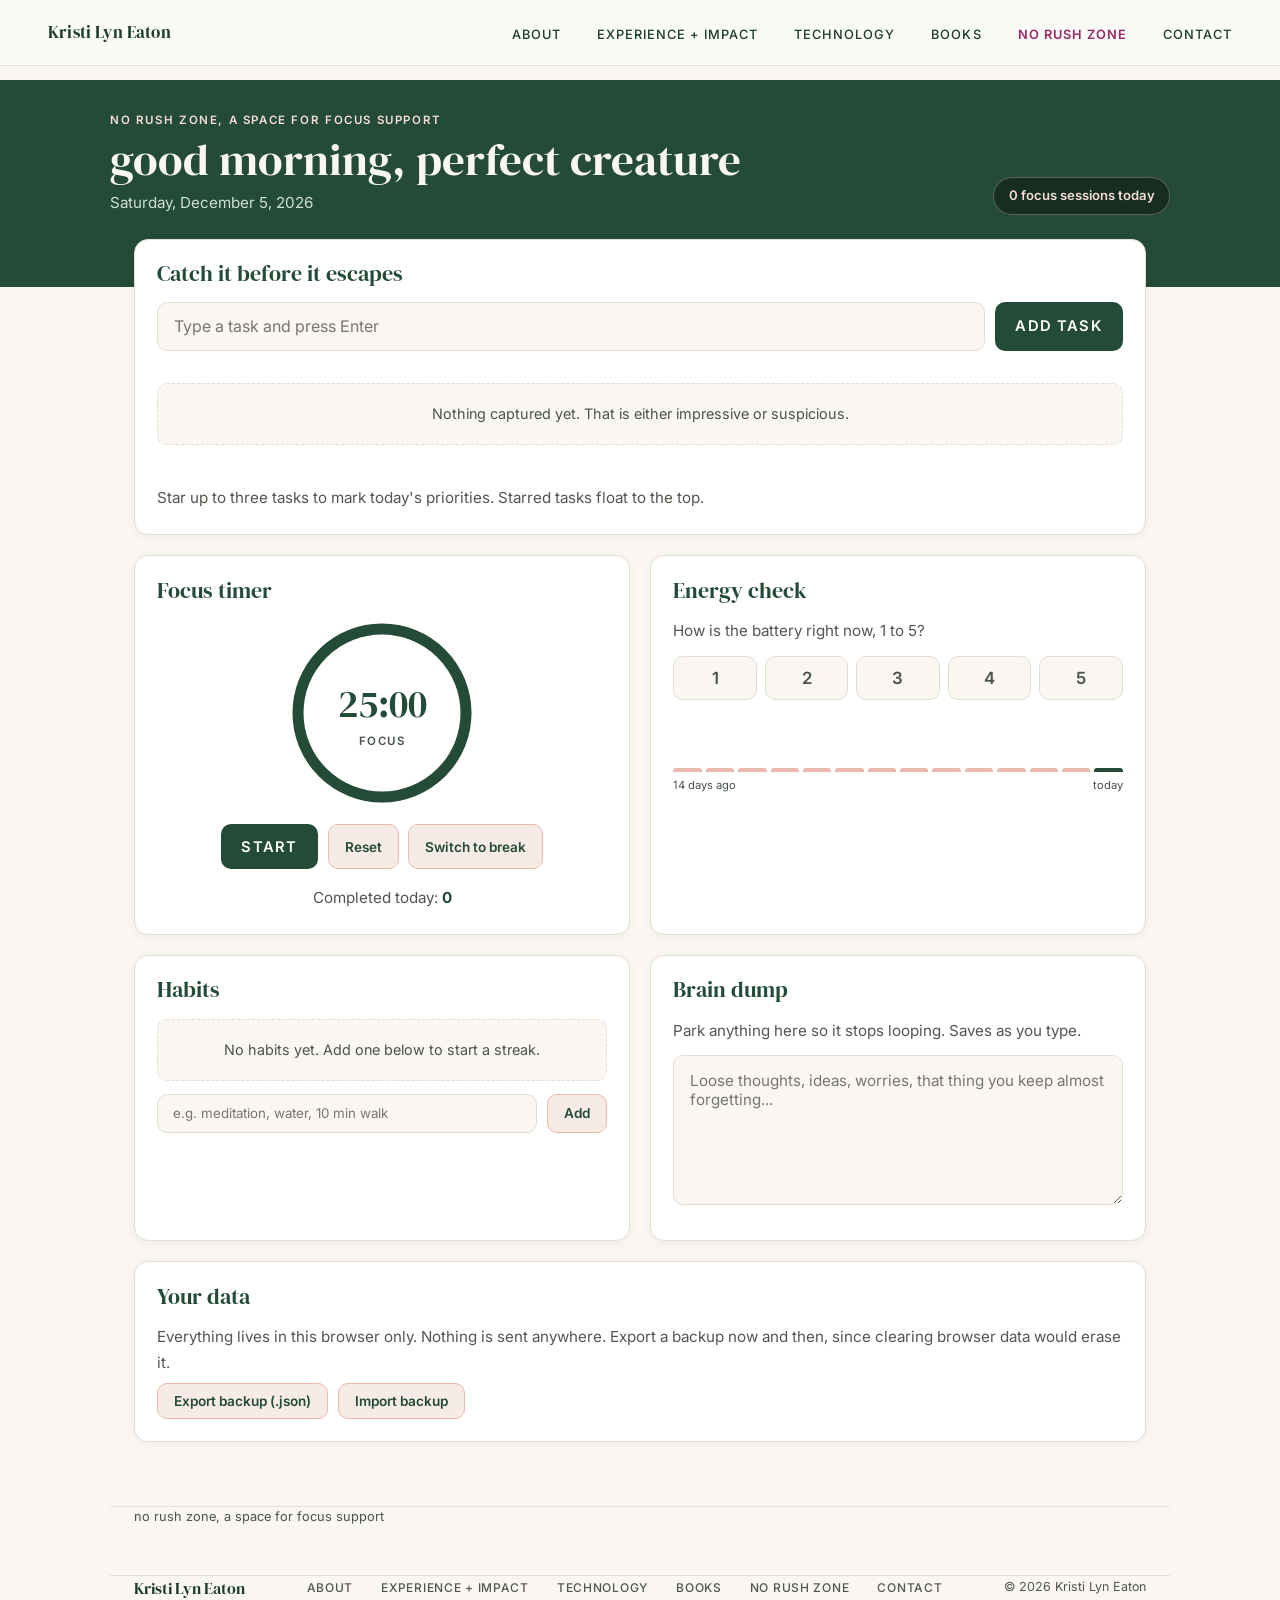
<file: no-rush-zone.html>
<!DOCTYPE html>
<html lang="en">
<head>
<meta charset="UTF-8">
<meta name="viewport" content="width=device-width, initial-scale=1.0">
<title>No Rush Zone — Kristi Lyn Eaton</title>
<meta name="description" content="A free, private space for capturing tasks, timing focus sessions, and tracking habits. No account needed. Everything stays in your browser.">
<meta property="og:title" content="No Rush Zone">
<meta property="og:description" content="A free, private space for focus support. No account, no tracking, nothing sent anywhere.">
<meta property="og:url" content="https://www.kristilyneaton.com/no-rush-zone.html">
<meta property="og:image" content="https://www.kristilyneaton.com/media/nrz.png">
<meta property="og:image:width" content="1200">
<meta property="og:image:height" content="630">
<link rel="preconnect" href="https://fonts.googleapis.com">
<link rel="preconnect" href="https://fonts.gstatic.com" crossorigin>
<link href="https://fonts.googleapis.com/css2?family=DM+Serif+Display&family=Inter:wght@400;500;600&display=swap" rel="stylesheet">
<link rel="stylesheet" href="style.css">
<style>
  :root{
    --nrz-forest:#234b38;
    --nrz-forest-deep:#152e21;
    --nrz-blush:#e9b9ac;
    --nrz-midblush: #f5ddd6;
    --nrz-blush-soft:#f7ebe6;
    --nrz-cream:#faf7f2;
    --nrz-ink:#1d1f1c;
    --nrz-line:#e3ddd3;
    --nrz-white:#ffffff;
    --radius:14px;
  }
  *{box-sizing:border-box;margin:0;padding:0}
  html{font-size:16px}
  body{
    font-family:'Inter',system-ui,-apple-system,sans-serif;
    background:var(--nrz-cream);
    color:var(--nrz-ink);
    line-height:1.5;
    min-height:100vh;
    padding-top:5rem;
  }
  .skip-link{
    position:absolute;left:-9999px;top:0;background:var(--nrz-forest);color:var(--nrz-white);
    padding:.6rem 1rem;border-radius:0 0 var(--radius) 0;z-index:50;
  }
  .skip-link:focus{left:0}
  h1,h2{font-family:'DM Serif Display',Georgia,serif;font-weight:400}
  button{font-family:inherit;cursor:pointer}
  :focus-visible{outline:3px solid var(--nrz-forest);outline-offset:2px;border-radius:4px}

  /* ---------- Header ---------- */
  header{
    background:var(--nrz-forest);
    color:var(--nrz-cream);
    padding:2rem 1.5rem 4.5rem;
  }
  .header-inner{max-width:1060px;margin:0 auto;display:flex;flex-wrap:wrap;gap:1rem;align-items:flex-end;justify-content:space-between}
  .eyebrow{
    font-size:.72rem;letter-spacing:.14em;text-transform:uppercase;
    color:var(--nrz-midblush);font-weight:600;margin-bottom:.35rem;
  }
  h1{font-size:clamp(1.9rem,4.5vw,2.8rem);line-height:1.1;margin-bottom:.5rem}
  .header-date{font-size:.95rem;color:#cfe0d5}
  .streak-pill{
    background:var(--nrz-forest-deep);border:1px solid rgba(233,185,172,.35);
    color:var(--nrz-midblush);padding:.5rem .9rem;border-radius:999px;
    font-size:.82rem;font-weight:600;white-space:nowrap;
  }

  /* ---------- Layout ---------- */
  main{max-width:1060px;margin:-3rem auto 0;padding:0 1.5rem 4rem;display:grid;gap:1.25rem;grid-template-columns:1fr 1fr}
  @media(max-width:840px){
    main{grid-template-columns:1fr}
    .card{min-width:0}
    .capture{flex-wrap:wrap}
    .capture input{min-width:0;flex:1 1 100%}
    .capture .btn{flex:1 1 100%}
    .habit-add{flex-wrap:wrap}
    .habit-add input{min-width:0;flex:1 1 100%}
    .habit-add .btn-soft{flex:1 1 100%}
    .task-text{min-width:0}
  }  
  .card{
    background:var(--nrz-white);border:1px solid var(--nrz-line);border-radius:var(--radius);
    padding:1.4rem;box-shadow:0 2px 10px rgba(29,31,28,.05);
  }
  .card h2{font-size:1.35rem;margin-bottom:.9rem;color:var(--nrz-forest)}
  .span-2{grid-column:1 / -1}
  .hint{font-size:.8rem;color:#4a534d}

  /* ---------- Capture bar ---------- */
  .capture{display:flex;gap:.6rem}
  .capture input{
    flex:1;padding:.85rem 1rem;border:1.5px solid var(--nrz-line);border-radius:10px;
    font-family:inherit;font-size:1rem;background:var(--nrz-cream);
  }
  .capture input:focus{border-color:var(--nrz-forest);outline:none}
  .btn{
    background:var(--nrz-forest);color:var(--nrz-white);border:none;border-radius:10px;
    padding:.85rem 1.3rem;font-size:.92rem;font-weight:600;
    transition:background .15s;
  }
  .btn:hover{background:var(--nrz-forest-deep)}
  .btn-soft{
    background:var(--nrz-blush-soft);color:var(--nrz-forest);border:1px solid var(--nrz-blush);
    border-radius:10px;padding:.55rem 1rem;font-size:.85rem;font-weight:600;
  }
  .btn-soft:hover{background:var(--nrz-blush)}

  /* ---------- Tasks ---------- */
  ul.tasks{list-style:none;margin-top:1rem;display:grid;gap:.5rem}
  .task{
    display:flex;align-items:center;gap:.7rem;padding:.65rem .8rem;
    background:var(--nrz-cream);border:1px solid var(--nrz-line);border-radius:10px;
  }
  .task.starred{border-color:var(--nrz-blush);background:var(--nrz-blush-soft)}
  .task.done .task-text{text-decoration:line-through;color:#4a534d}
  .task input[type=checkbox]{width:1.2rem;height:1.2rem;accent-color:var(--nrz-forest);flex-shrink:0}
  .task-text{flex:1;font-size:.95rem;word-break:break-word}
  .icon-btn{
    background:none;border:none;font-size:1rem;line-height:1;padding:.3rem;
    color:#4a534d;border-radius:6px;flex-shrink:0;
  }
  .icon-btn:hover{color:var(--nrz-forest)}
  .icon-btn.on{color:#6e4608}
  .empty{padding:1.2rem;text-align:center;color:#4a534d;font-size:.9rem;background:var(--nrz-cream);border:1.5px dashed var(--nrz-line);border-radius:10px;margin-top:1rem}

  /* ---------- Timer ---------- */
  .timer-wrap{display:flex;flex-direction:column;align-items:center;gap:1rem}
  .ring-box{position:relative;width:190px;height:190px}
  .ring-box svg{transform:rotate(-90deg)}
  .ring-bg{fill:none;stroke:var(--nrz-blush-soft);stroke-width:11}
  .ring-fg{fill:none;stroke:var(--nrz-forest);stroke-width:11;stroke-linecap:round;transition:stroke-dashoffset .4s linear}
  .ring-label{
    position:absolute;inset:0;display:flex;flex-direction:column;align-items:center;justify-content:center;
  }
  .ring-time{font-family:'DM Serif Display',Georgia,serif;font-size:2.4rem;color:var(--nrz-forest)}
  .ring-mode{font-size:.72rem;letter-spacing:.12em;text-transform:uppercase;color:#4a534d;font-weight:600}
  .timer-controls{display:flex;gap:.6rem;flex-wrap:wrap;justify-content:center}
  .sessions{font-size:.85rem;color:#4a534d}
  .sessions strong{color:var(--nrz-forest)}

  /* ---------- Energy ---------- */
  .energy-row{display:flex;gap:.5rem;margin-bottom:1rem}
  .energy-btn{
    flex:1;padding:.7rem 0;border:1.5px solid var(--nrz-line);background:var(--nrz-cream);
    border-radius:10px;font-size:1.05rem;font-weight:600;color:#4a534d;
  }
  .energy-btn[aria-pressed=true]{background:var(--nrz-forest);border-color:var(--nrz-forest);color:var(--nrz-white)}
  .spark{display:flex;align-items:flex-end;gap:4px;height:56px;margin-top:.4rem}
  .spark-bar{flex:1;background:var(--nrz-blush);border-radius:3px 3px 0 0;min-height:4px}
  .spark-bar.today-bar{background:var(--nrz-forest)}
  .spark-labels{display:flex;justify-content:space-between;font-size:.7rem;color:#4a534d;margin-top:.3rem}

  /* ---------- Habits ---------- */
  .habit-row{
    display:flex;align-items:center;gap:.7rem;padding:.6rem .8rem;margin-bottom:.5rem;
    background:var(--nrz-cream);border:1px solid var(--nrz-line);border-radius:10px;
  }
  .habit-row input[type=checkbox]{width:1.2rem;height:1.2rem;accent-color:var(--nrz-forest)}
  .habit-name{flex:1;font-size:.95rem}
  .habit-streak{font-size:.78rem;font-weight:600;color:var(--nrz-forest);background:var(--nrz-blush-soft);border:1px solid var(--nrz-blush);padding:.15rem .55rem;border-radius:999px;white-space:nowrap}
  .habit-add{display:flex;gap:.6rem;margin-top:.8rem}
  .habit-add input{flex:1;padding:.65rem .9rem;border:1.5px solid var(--nrz-line);border-radius:10px;font-family:inherit;background:var(--nrz-cream)}
  .habit-add input:focus{border-color:var(--nrz-forest);outline:none}

  /* ---------- Brain dump ---------- */
  textarea{
    width:100%;min-height:150px;padding:.9rem 1rem;border:1.5px solid var(--nrz-line);
    border-radius:10px;font-family:inherit;font-size:.95rem;background:var(--nrz-cream);resize:vertical;
  }
  textarea:focus{border-color:var(--nrz-forest);outline:none}
  .saved-flash{font-size:.78rem;color:var(--nrz-forest);font-weight:600;margin-top:.4rem;opacity:0;transition:opacity .3s}
  .saved-flash.show{opacity:1}

  /* ---------- Footer / data ---------- */
  .data-bar{display:flex;gap:.6rem;flex-wrap:wrap;align-items:center;margin-top:.4rem}
  footer{max-width:1060px;margin:0 auto;padding:0 1.5rem 3rem;font-size:.8rem;color:#4a534d}

  .visually-hidden{
    position:absolute;width:1px;height:1px;overflow:hidden;clip:rect(0 0 0 0);white-space:nowrap;
  }
  @media(prefers-reduced-motion:reduce){
    *{transition:none!important;animation:none!important}
  }
</style>
</head>
<body>
<a href="#main" class="skip-link">Skip to content</a>

<header>
  <div class="header-inner">
    <div>
      <p class="eyebrow">no rush zone, a space for focus support</p>
      <h1 id="greeting">Today</h1>
      <p class="header-date" id="header-date"></p>
    </div>
    <div class="streak-pill" id="focus-pill">0 focus sessions today</div>
  </div>
</header>

<main id="main">

  <!-- Quick capture -->
  <section class="card span-2" aria-labelledby="cap-h">
    <h2 id="cap-h">Catch it before it escapes</h2>
    <div class="capture">
      <label class="visually-hidden" for="task-input">New task</label>
      <input type="text" id="task-input" placeholder="Type a task and press Enter" autocomplete="off">
      <button class="btn" id="task-add">Add task</button>
    </div>
    <ul class="tasks" id="task-list"></ul>
    <div class="empty" id="task-empty">Nothing captured yet. That is either impressive or suspicious.</div>
    <p class="hint" role="status" id="task-msg" aria-label="Task notifications" style="margin-top:.7rem;min-height:1.2em"></p>    
    <p class="hint" style="margin-top:.7rem">Star up to three tasks to mark today's priorities. Starred tasks float to the top.</p>
  </section>

  <!-- Focus timer -->
  <section class="card" aria-labelledby="timer-h">
    <h2 id="timer-h">Focus timer</h2>
    <div class="timer-wrap">
      <div class="ring-box">
        <svg width="190" height="190" viewBox="0 0 190 190" aria-hidden="true">
          <circle class="ring-bg" cx="95" cy="95" r="84"></circle>
          <circle class="ring-fg" id="ring" cx="95" cy="95" r="84"></circle>
        </svg>
        <div class="ring-label">
          <span class="ring-time" id="ring-time">25:00</span>
          <span class="ring-mode" id="ring-mode">Focus</span>
        </div>
      </div>
      <div class="timer-controls">
        <button class="btn" id="timer-toggle">Start</button>
        <button class="btn-soft" id="timer-reset">Reset</button>
        <button class="btn-soft" id="timer-mode">Switch to break</button>
      </div>
      <p class="sessions">Completed today: <strong id="session-count">0</strong></p>
      <div aria-live="polite" class="visually-hidden" id="timer-live"></div>
    </div>
  </section>

  <!-- Energy -->
  <section class="card" aria-labelledby="energy-h">
    <h2 id="energy-h">Energy check</h2>
    <p class="hint" style="margin-bottom:.7rem">How is the battery right now, 1 to 5?</p>
    <div class="energy-row" role="group" aria-label="Energy level today">
      <button class="energy-btn" data-level="1" aria-pressed="false">1</button>
      <button class="energy-btn" data-level="2" aria-pressed="false">2</button>
      <button class="energy-btn" data-level="3" aria-pressed="false">3</button>
      <button class="energy-btn" data-level="4" aria-pressed="false">4</button>
      <button class="energy-btn" data-level="5" aria-pressed="false">5</button>
    </div>
    <div class="spark" id="spark" aria-hidden="true"></div>
    <div class="spark-labels" aria-hidden="true"><span>14 days ago</span><span>today</span></div>
    <table class="visually-hidden" id="spark-table">
      <caption>Energy ratings, last 14 days</caption>
      <thead><tr><th scope="col">Date</th><th scope="col">Rating</th></tr></thead>
      <tbody></tbody>
    </table>
  </section>

  <!-- Habits -->
  <section class="card" aria-labelledby="habit-h">
    <h2 id="habit-h">Habits</h2>
    <div id="habit-list"></div>
    <div class="empty" id="habit-empty">No habits yet. Add one below to start a streak.</div>
    <div class="habit-add">
      <label class="visually-hidden" for="habit-input">New habit</label>
      <input type="text" id="habit-input" placeholder="e.g. meditation, water, 10 min walk" autocomplete="off">
      <button class="btn-soft" id="habit-add-btn">Add</button>
    </div>
  </section>

  <!-- Brain dump -->
  <section class="card" aria-labelledby="dump-h">
    <h2 id="dump-h">Brain dump</h2>
    <p class="hint" style="margin-bottom:.7rem">Park anything here so it stops looping. Saves as you type.</p>
    <label class="visually-hidden" for="dump">Brain dump notes</label>
    <textarea id="dump" placeholder="Loose thoughts, ideas, worries, that thing you keep almost forgetting..."></textarea>
    <p class="saved-flash" role="status" id="dump-saved"></p>  
  </section>

  <!-- Data -->
  <section class="card span-2" aria-labelledby="data-h">
    <h2 id="data-h">Your data</h2>
    <p class="hint">Everything lives in this browser only. Nothing is sent anywhere. Export a backup now and then, since clearing browser data would erase it.</p>
    <div class="data-bar">
      <button class="btn-soft" id="export-btn">Export backup (.json)</button>
      <button class="btn-soft" id="import-btn">Import backup</button>
      <label class="visually-hidden" for="import-file">Choose a backup file to import</label>
      <input type="file" id="import-file" accept="application/json" class="visually-hidden">    
    </div>
  </section>

</main>

<footer>
  <p>no rush zone, a space for focus support</p>
</footer>

<script>
(function(){
  "use strict";
  var KEY = "kle-no-rush-zone-v1";

  function todayKey(d){
    d = d || new Date();
    var m = String(d.getMonth()+1).padStart(2,"0");
    var day = String(d.getDate()).padStart(2,"0");
    return d.getFullYear() + "-" + m + "-" + day;
  }

  var state = load();
  function load(){
    try{
      var raw = localStorage.getItem(KEY);
      if(raw) return JSON.parse(raw);
    }catch(e){}
    return { tasks:[], habits:[], habitLog:{}, energy:{}, dump:"", sessions:{} };
  }
  function save(){
    try{ localStorage.setItem(KEY, JSON.stringify(state)); }
    catch(e){ console.warn("Could not save", e); }
  }

  /* ---------- Header ---------- */
  var now = new Date();
  var hours = now.getHours();
  var greet = hours < 12 ? "good morning" : hours < 17 ? "good afternoon" : "good evening";
  document.getElementById("greeting").textContent = greet + ", perfect creature";
  document.getElementById("header-date").textContent = now.toLocaleDateString(undefined,
    { weekday:"long", month:"long", day:"numeric", year:"numeric" });

  /* ---------- Tasks ---------- */
  var taskInput = document.getElementById("task-input");
  var taskList = document.getElementById("task-list");
  var taskEmpty = document.getElementById("task-empty");

  function addTask(){
    var text = taskInput.value.trim();
    if(!text) return;
    state.tasks.push({ id: Date.now() + Math.random(), text: text, done:false, starred:false });
    taskInput.value = "";
    save(); renderTasks();
    taskInput.focus();
  }
  document.getElementById("task-add").addEventListener("click", addTask);
  taskInput.addEventListener("keydown", function(e){ if(e.key === "Enter") addTask(); });

  function renderTasks(){
    taskList.innerHTML = "";
    var sorted = state.tasks.slice().sort(function(a,b){
      if(a.done !== b.done) return a.done ? 1 : -1;
      if(a.starred !== b.starred) return a.starred ? -1 : 1;
      return 0;
    });
    taskEmpty.style.display = sorted.length ? "none" : "block";
    sorted.forEach(function(t){
      var li = document.createElement("li");
      li.className = "task" + (t.done ? " done" : "") + (t.starred ? " starred" : "");

      var cb = document.createElement("input");
      cb.type = "checkbox";
      cb.checked = t.done;
      cb.setAttribute("aria-label", "Mark done: " + t.text);
      cb.addEventListener("change", function(){ t.done = cb.checked; save(); renderTasks(); });

      var span = document.createElement("span");
      span.className = "task-text";
      span.textContent = t.text;
      if(t.starred){
        var flag = document.createElement("span");
        flag.className = "visually-hidden";
        flag.textContent = " (priority)";
        span.appendChild(flag);
      }

      var star = document.createElement("button");
      star.className = "icon-btn" + (t.starred ? " on" : "");
      star.textContent = t.starred ? "\u2605" : "\u2606";
      star.setAttribute("aria-label", (t.starred ? "Unstar: " : "Star as priority: ") + t.text);
      star.addEventListener("click", function(){
        if(!t.starred){
          var count = state.tasks.filter(function(x){ return x.starred && !x.done; }).length;
          if(count >= 3){
            var msg = document.getElementById("task-msg");
            msg.textContent = "Three priorities max. Unstar one first.";
            setTimeout(function(){ msg.textContent = ""; }, 4000);
            return;
          }        
        }
        t.starred = !t.starred; save(); renderTasks();
      });

      var del = document.createElement("button");
      del.className = "icon-btn";
      del.textContent = "\u00d7";
      del.setAttribute("aria-label", "Delete: " + t.text);
      del.addEventListener("click", function(){
        state.tasks = state.tasks.filter(function(x){ return x.id !== t.id; });
        save(); renderTasks();
      });

      li.appendChild(cb); li.appendChild(span); li.appendChild(star); li.appendChild(del);
      taskList.appendChild(li);
    });
  }

  /* ---------- Timer ---------- */
  var FOCUS = 25*60, BREAK = 5*60;
  var mode = "focus", remaining = FOCUS, running = false, tick = null;
  var ring = document.getElementById("ring");
  var circumference = 2 * Math.PI * 84;
  ring.style.strokeDasharray = circumference;
  ring.style.strokeDashoffset = 0;

  var ringTime = document.getElementById("ring-time");
  var ringMode = document.getElementById("ring-mode");
  var toggleBtn = document.getElementById("timer-toggle");
  var modeBtn = document.getElementById("timer-mode");
  var live = document.getElementById("timer-live");
  var sessionCountEl = document.getElementById("session-count");
  var focusPill = document.getElementById("focus-pill");

  function fmt(s){
    var m = Math.floor(s/60), r = s % 60;
    return String(m).padStart(2,"0") + ":" + String(r).padStart(2,"0");
  }
  function totalFor(m){ return m === "focus" ? FOCUS : BREAK; }
  function drawTimer(){
    ringTime.textContent = fmt(remaining);
    ringMode.textContent = mode === "focus" ? "Focus" : "Break";
    var frac = remaining / totalFor(mode);
    ring.style.strokeDashoffset = circumference * (1 - frac);
  }
  function updateSessions(){
    var n = state.sessions[todayKey()] || 0;
    sessionCountEl.textContent = n;
    focusPill.textContent = n + " focus session" + (n === 1 ? "" : "s") + " today";
  }
  function beep(){
    try{
      var ctx = new (window.AudioContext || window.webkitAudioContext)();
      var o = ctx.createOscillator(), g = ctx.createGain();
      o.connect(g); g.connect(ctx.destination);
      o.frequency.value = 660; g.gain.value = 0.08;
      o.start();
      setTimeout(function(){ o.stop(); ctx.close(); }, 450);
    }catch(e){}
  }
  function finish(){
    running = false;
    clearInterval(tick);
    beep();
    if(mode === "focus"){
      var k = todayKey();
      state.sessions[k] = (state.sessions[k] || 0) + 1;
      save(); updateSessions();
      live.textContent = "Focus session complete. Time for a break.";
      mode = "break";
    } else {
      live.textContent = "Break over. Ready for another focus round.";
      mode = "focus";
    }
    remaining = totalFor(mode);
    toggleBtn.textContent = "Start";
    modeBtn.textContent = mode === "focus" ? "Switch to break" : "Switch to focus";
    drawTimer();
  }
  function toggleTimer(){
    if(running){
      running = false; clearInterval(tick);
      toggleBtn.textContent = "Resume";
      live.textContent = "Timer paused.";
    } else {
      running = true;
      toggleBtn.textContent = "Pause";
      live.textContent = (mode === "focus" ? "Focus" : "Break") + " timer started.";
      tick = setInterval(function(){
        remaining--;
        if(remaining <= 0){ remaining = 0; drawTimer(); finish(); return; }
        drawTimer();
      }, 1000);
    }
  }
  toggleBtn.addEventListener("click", toggleTimer);
  document.getElementById("timer-reset").addEventListener("click", function(){
    running = false; clearInterval(tick);
    remaining = totalFor(mode);
    toggleBtn.textContent = "Start";
    drawTimer();
    live.textContent = "Timer reset.";
  });
  modeBtn.addEventListener("click", function(){
    running = false; clearInterval(tick);
    mode = mode === "focus" ? "break" : "focus";
    remaining = totalFor(mode);
    toggleBtn.textContent = "Start";
    modeBtn.textContent = mode === "focus" ? "Switch to break" : "Switch to focus";
    drawTimer();
  });

  /* ---------- Energy ---------- */
  var energyBtns = document.querySelectorAll(".energy-btn");
  function renderEnergy(){
    var today = state.energy[todayKey()];
    energyBtns.forEach(function(b){
      b.setAttribute("aria-pressed", String(Number(b.dataset.level) === today));
    });
    
    var spark = document.getElementById("spark");
    spark.innerHTML = "";
    var tbody = document.querySelector("#spark-table tbody");
    tbody.innerHTML = "";
        
    for(var i = 13; i >= 0; i--){
      var d = new Date(); d.setDate(d.getDate() - i);
      var v = state.energy[todayKey(d)] || 0;
      var bar = document.createElement("div");
      bar.className = "spark-bar" + (i === 0 ? " today-bar" : "");
      bar.style.height = v ? (v * 20) + "%" : "4px";
      
      bar.title = todayKey(d) + (v ? ": " + v + "/5" : ": no entry");
      spark.appendChild(bar);

      var tr = document.createElement("tr");
      var th = document.createElement("th");
      th.scope = "row";
      th.textContent = new Date(d).toLocaleDateString(undefined, { weekday:"short", month:"short", day:"numeric" });
      var td = document.createElement("td");
      td.textContent = v ? v + " out of 5" : "No entry";
      tr.appendChild(th); tr.appendChild(td);
      tbody.appendChild(tr);   
    }
  }
  energyBtns.forEach(function(b){
    b.addEventListener("click", function(){
      var lvl = Number(b.dataset.level);
      var k = todayKey();
      state.energy[k] = state.energy[k] === lvl ? undefined : lvl;
      if(state.energy[k] === undefined) delete state.energy[k];
      save(); renderEnergy();
    });
  });

  /* ---------- Habits ---------- */
  var habitList = document.getElementById("habit-list");
  var habitEmpty = document.getElementById("habit-empty");
  var habitInput = document.getElementById("habit-input");

  function streakFor(id){
    var n = 0;
    var d = new Date();
    var todayDone = (state.habitLog[todayKey(d)] || []).indexOf(id) !== -1;
    if(!todayDone) d.setDate(d.getDate() - 1);
    while(true){
      var log = state.habitLog[todayKey(d)] || [];
      if(log.indexOf(id) === -1) break;
      n++;
      d.setDate(d.getDate() - 1);
    }
    return n;
  }
  function renderHabits(){
    habitList.innerHTML = "";
    habitEmpty.style.display = state.habits.length ? "none" : "block";
    var todayLog = state.habitLog[todayKey()] || [];
    state.habits.forEach(function(h){
      var row = document.createElement("div");
      row.className = "habit-row";

      var cb = document.createElement("input");
      cb.type = "checkbox";
      cb.checked = todayLog.indexOf(h.id) !== -1;
      cb.setAttribute("aria-label", "Done today: " + h.name);
      cb.addEventListener("change", function(){
        var k = todayKey();
        var log = state.habitLog[k] || [];
        if(cb.checked){ if(log.indexOf(h.id) === -1) log.push(h.id); }
        else { log = log.filter(function(x){ return x !== h.id; }); }
        state.habitLog[k] = log;
        save(); renderHabits();
      });

      var name = document.createElement("span");
      name.className = "habit-name";
      name.textContent = h.name;

      var streak = document.createElement("span");
      streak.className = "habit-streak";
      var s = streakFor(h.id);
      streak.textContent = s + " day" + (s === 1 ? "" : "s");

      var del = document.createElement("button");
      del.className = "icon-btn";
      del.textContent = "\u00d7";
      del.setAttribute("aria-label", "Delete habit: " + h.name);
      del.addEventListener("click", function(){
        if(!confirm("Delete habit \"" + h.name + "\" and its history?")) return;
        state.habits = state.habits.filter(function(x){ return x.id !== h.id; });
        Object.keys(state.habitLog).forEach(function(k){
          state.habitLog[k] = state.habitLog[k].filter(function(x){ return x !== h.id; });
        });
        save(); renderHabits();
      });

      row.appendChild(cb); row.appendChild(name); row.appendChild(streak); row.appendChild(del);
      habitList.appendChild(row);
    });
  }
  function addHabit(){
    var name = habitInput.value.trim();
    if(!name) return;
    state.habits.push({ id: "h" + Date.now(), name: name });
    habitInput.value = "";
    save(); renderHabits();
    habitInput.focus();
  }
  document.getElementById("habit-add-btn").addEventListener("click", addHabit);
  habitInput.addEventListener("keydown", function(e){ if(e.key === "Enter") addHabit(); });

  /* ---------- Brain dump ---------- */
  var dump = document.getElementById("dump");
  var dumpSaved = document.getElementById("dump-saved");
  dump.value = state.dump || "";
  var dumpTimer = null;
  dump.addEventListener("input", function(){
    clearTimeout(dumpTimer);
    dumpTimer = setTimeout(function(){
      state.dump = dump.value;
      save();
      dumpSaved.textContent = "Saved";
      dumpSaved.classList.add("show");
      setTimeout(function(){
        dumpSaved.classList.remove("show");
        dumpSaved.textContent = "";
      }, 1200);    
    }, 500);
  });

  /* ---------- Export / import ---------- */
  document.getElementById("export-btn").addEventListener("click", function(){
    var blob = new Blob([JSON.stringify(state, null, 2)], { type:"application/json" });
    var a = document.createElement("a");
    a.href = URL.createObjectURL(blob);
    a.download = "no-rush-zone-backup-" + todayKey() + ".json";
    a.click();
    URL.revokeObjectURL(a.href);
  });
  var importFile = document.getElementById("import-file");
  document.getElementById("import-btn").addEventListener("click", function(){ importFile.click(); });
  importFile.addEventListener("change", function(){
    var f = importFile.files[0];
    if(!f) return;
    var reader = new FileReader();
    reader.onload = function(){
      try{
        var data = JSON.parse(reader.result);
        if(!data || typeof data !== "object" || !Array.isArray(data.tasks)) throw new Error("bad shape");
        state = Object.assign({ tasks:[], habits:[], habitLog:{}, energy:{}, dump:"", sessions:{} }, data);
        save();
        renderTasks(); renderHabits(); renderEnergy(); updateSessions();
        dump.value = state.dump || "";
        alert("Backup imported.");
      }catch(e){
        alert("That file could not be read as a No Rush Zone backup.");
      }
    };
    reader.readAsText(f);
    importFile.value = "";
  });

  /* ---------- Init ---------- */
  renderTasks();
  renderHabits();
  renderEnergy();
  updateSessions();
  drawTimer();
})();
</script>
<script src="shared.js"></script>
</body>
</html>
</file>
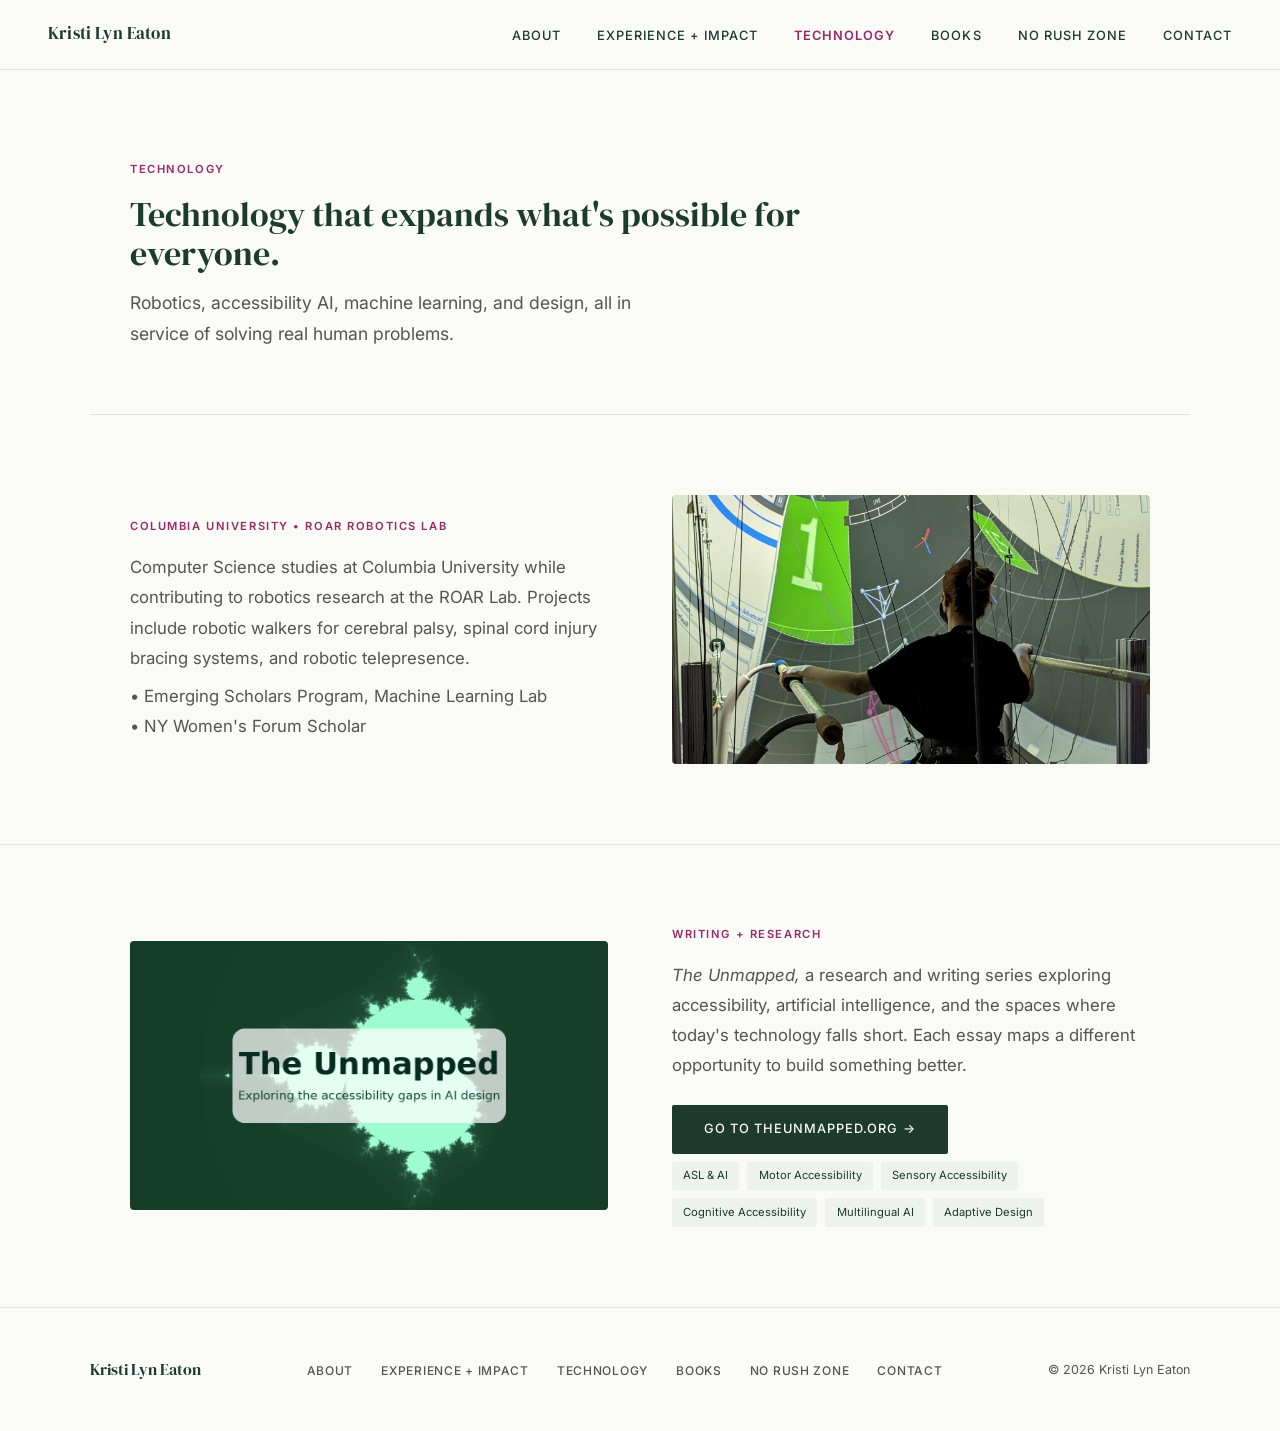
<file: technology.html>
<!DOCTYPE html>
<html lang="en">
<head>
  <meta charset="UTF-8">
  <meta name="viewport" content="width=device-width, initial-scale=1.0">
  <title>Technology — Kristi Lyn Eaton</title>
  <meta name="description" content="Kristi Lyn Eaton's work in robotics, AI, accessibility technology, and computer science at Columbia University.">
  <link rel="stylesheet" href="style.css">
</head>
<body>


<main>

  <div class="page-hero">
    <span class="eyebrow">Technology</span>
    <h1>Technology that expands what's possible for everyone.</h1>
    <p style="margin-top:1rem;">Robotics, accessibility AI, machine learning, and design, all in service of solving real human problems.</p>
  </div>

  <!-- ROAR LAB -->
  <section>
    <div class="container">
      <div class="feature-row">
        <div>
          <span class="eyebrow">Columbia University • ROAR Robotics Lab</span>
          <p class="section-body">Computer Science studies at Columbia University while contributing to robotics research at the ROAR Lab. Projects include robotic walkers for cerebral palsy, spinal cord injury bracing systems, and robotic telepresence.</p>
        <p class="section-body" style="margin-bottom:0.5rem;"></p>
        <p class="section-body">• Emerging Scholars Program, Machine Learning Lab </p>
        <p class="section-body">• NY Women's Forum Scholar </p>
        </div>
        <div>
          <div class="feature-image" style="padding:0; overflow:hidden; border-radius:4px;">
            <img src="/media/Roar_Lab.jpeg" alt="Rear view of Kristi Lyn Eaton participating in a robotics research study at Columbia University's ROAR Lab. She is secured in a body-weight support harness while holding parallel bars, facing a large projected visualization used for gait analysis, rehabilitation, and human movement research." style="width:100%; height:100%; object-fit:cover; object-position:center;">
          </div>
        </div>
      </div>
    </div>
  </section>

  <!-- THE UNMAPPED -->
  <section>
    <div class="container">
      <div class="feature-row flip">
        <div>
          <span class="eyebrow">Writing + Research</span>
          <!--<h2 class="section-title">The Unmapped</h2>-->
          <p class="section-body" style="margin-bottom:1rem;"><em>The Unmapped,</em> a research and writing series exploring accessibility, artificial intelligence, and the spaces where today's technology falls short. Each essay maps a different opportunity to build something better.</p>
          <a href="https://theunmapped.org/" target="_blank" rel="noopener" style="display:inline-block; margin-top:0.5rem; background:var(--forest); color:var(--cream); font-size:0.8rem; font-weight:500; letter-spacing:0.08em; text-transform:uppercase; padding:0.85rem 2rem; text-decoration:none; border-radius:2px;">Go to TheUnmapped.org →</a>  
          <div style="margin-top:0.5rem; display:flex; flex-wrap:wrap; gap:0.5rem;">
            <span class="hero-tag">ASL &amp; AI</span>
            <span class="hero-tag">Motor Accessibility</span>
            <span class="hero-tag">Sensory Accessibility</span>
            <span class="hero-tag">Cognitive Accessibility</span>
            <span class="hero-tag">Multilingual AI</span>
            <span class="hero-tag">Adaptive Design</span>
          </div>
        </div>
        <div>
          <div class="feature-image" style="padding:0; overflow:hidden; border-radius:4px;">
            <img src="/media/unmapped_banner.png" alt="Banner for The Unmapped, featuring the subtitle Exploring the accessibility gaps in AI design, displayed over a glowing Mandelbrot fractal in shades of mint green on a dark green background." style="width:100%; height:100%; object-fit:cover; object-position:center;">
          </div>
        </div>
      </div>
    </div>
  </section>


</main>

<script src="shared.js"></script>
</body>
</html>
</file>
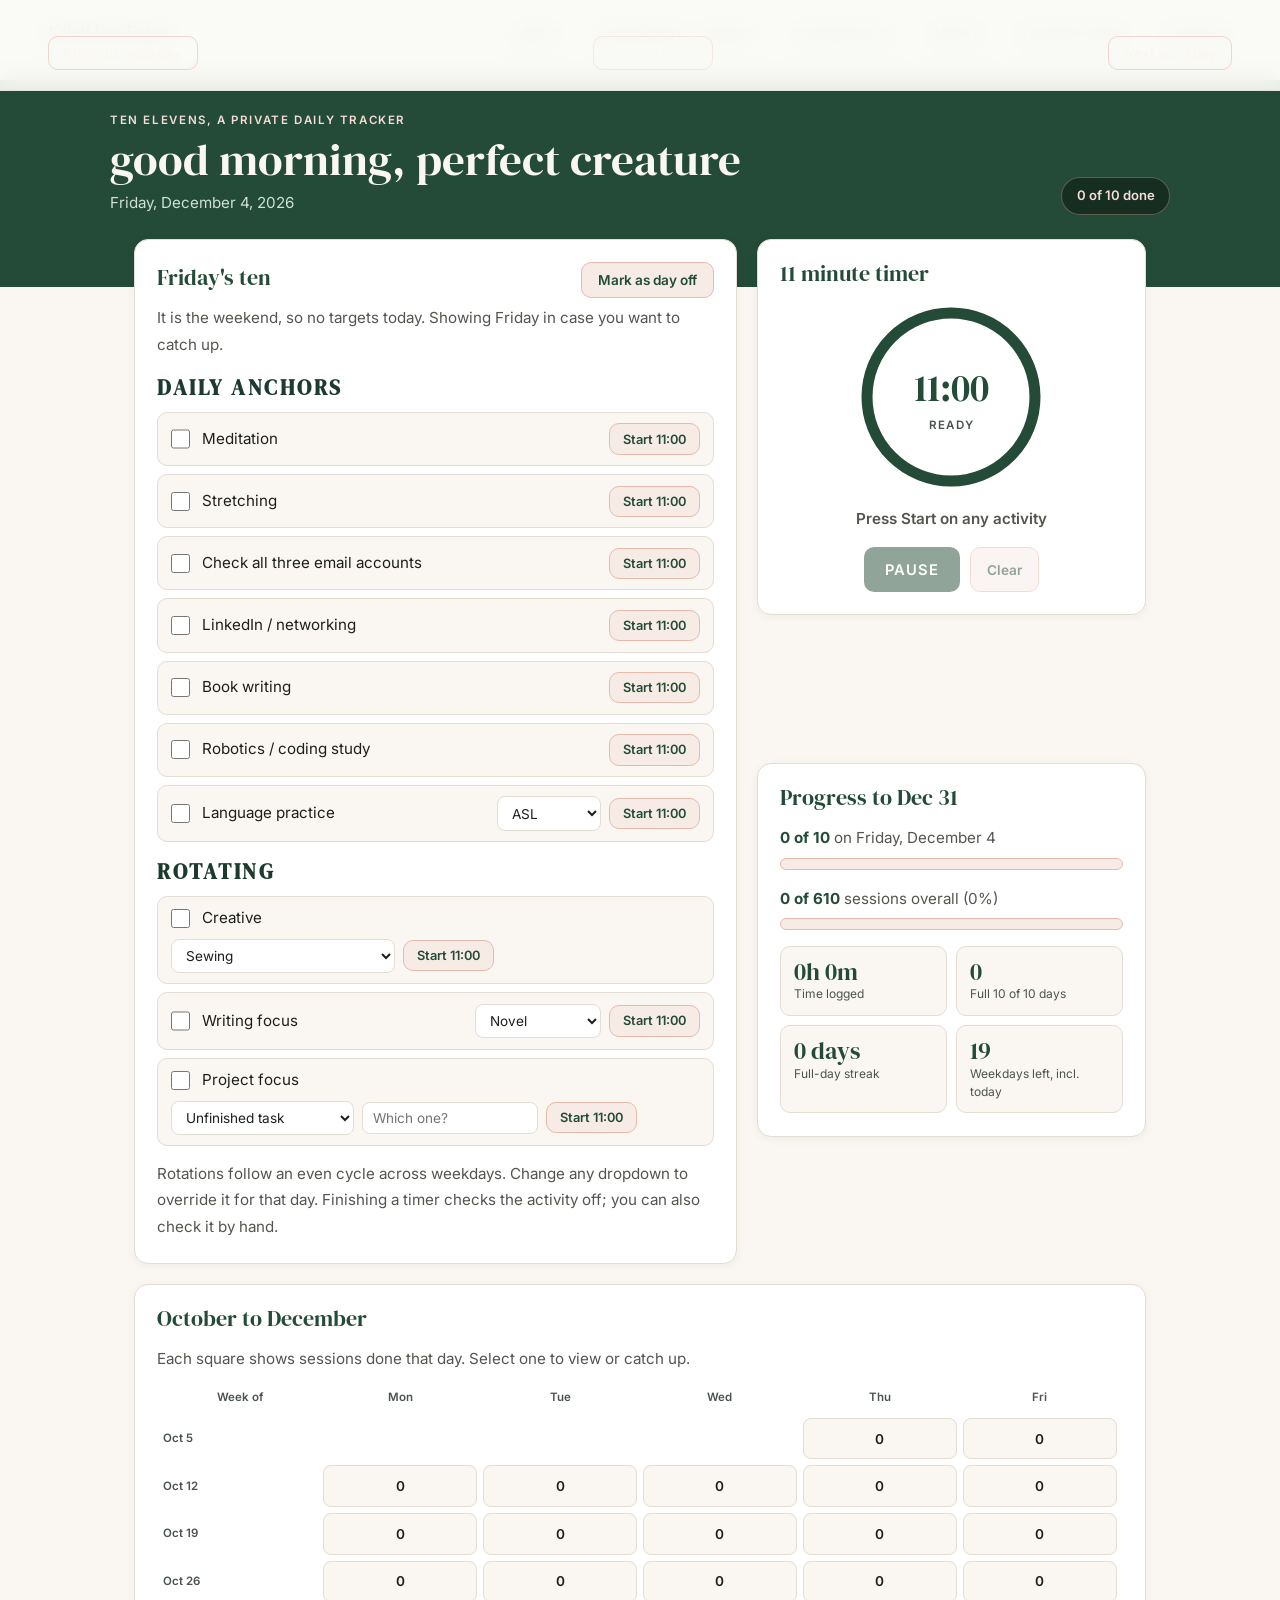
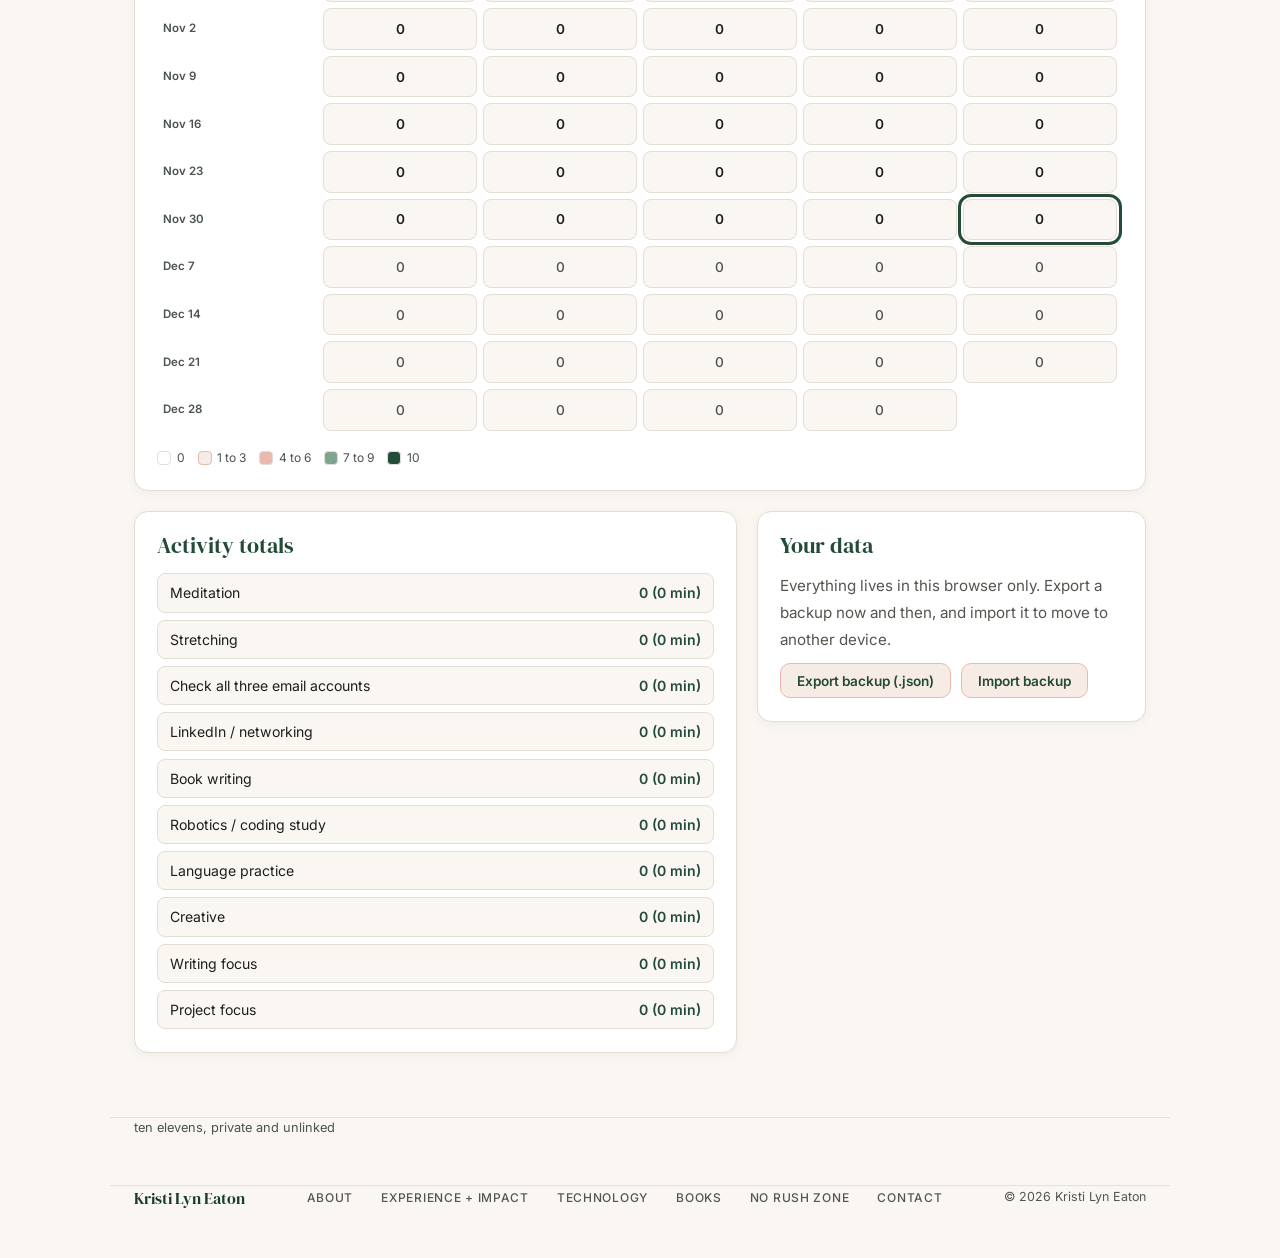
<file: ten-elevens.html>
<!DOCTYPE html>
<html lang="en">
<head>
<meta charset="UTF-8">
<meta name="viewport" content="width=device-width, initial-scale=1.0">
<meta name="robots" content="noindex, nofollow, noarchive">
<title>Ten Elevens | Kristi Lyn Eaton</title>
<link rel="preconnect" href="https://fonts.googleapis.com">
<link rel="preconnect" href="https://fonts.gstatic.com" crossorigin>
<link href="https://fonts.googleapis.com/css2?family=DM+Serif+Display&family=Inter:wght@400;500;600&display=swap" rel="stylesheet">
<link rel="stylesheet" href="style.css">
<style>
  :root{
    --nrz-forest:#234b38;
    --nrz-forest-deep:#152e21;
    --nrz-sage:#7fa58e;
    --nrz-blush:#e9b9ac;
    --nrz-midblush:#f5ddd6;
    --nrz-blush-soft:#f7ebe6;
    --nrz-cream:#faf7f2;
    --nrz-ink:#1d1f1c;
    --nrz-muted:#4a534d;
    --nrz-line:#e3ddd3;
    --nrz-white:#ffffff;
    --radius:14px;
  }
  *{box-sizing:border-box;margin:0;padding:0}
  html{font-size:16px}
  body{
    font-family:'Inter',system-ui,-apple-system,sans-serif;
    background:var(--nrz-cream);
    color:var(--nrz-ink);
    line-height:1.5;
    min-height:100vh;
    padding-top:5rem;
  }
  .skip-link{
    position:absolute;left:-9999px;top:0;background:var(--nrz-forest);color:var(--nrz-white);
    padding:.6rem 1rem;border-radius:0 0 var(--radius) 0;z-index:50;
  }
  .skip-link:focus{left:0}
  h1,h2{font-family:'DM Serif Display',Georgia,serif;font-weight:400}
  button{font-family:inherit;cursor:pointer}
  button:disabled{cursor:not-allowed;opacity:.5}
  :focus-visible{outline:3px solid var(--nrz-forest);outline-offset:2px;border-radius:4px}
  header :focus-visible{outline-color:var(--nrz-blush)}

  /* ---------- Header ---------- */
  header{background:var(--nrz-forest);color:var(--nrz-cream);padding:2rem 1.5rem 4.5rem}
  .header-inner{max-width:1060px;margin:0 auto;display:flex;flex-wrap:wrap;gap:1rem;align-items:flex-end;justify-content:space-between}
  .eyebrow{font-size:.72rem;letter-spacing:.14em;text-transform:uppercase;color:var(--nrz-midblush);font-weight:600;margin-bottom:.35rem}
  h1{font-size:clamp(1.9rem,4.5vw,2.8rem);line-height:1.1;margin-bottom:.5rem}
  .header-date{font-size:.95rem;color:#cfe0d5}
  .day-nav{display:flex;gap:.5rem;flex-wrap:wrap;margin-top:1rem}
  .btn-ghost{
    background:transparent;color:var(--nrz-cream);border:1px solid rgba(233,185,172,.55);
    border-radius:10px;padding:.5rem .9rem;font-size:.85rem;font-weight:600;
  }
  .btn-ghost:hover:not(:disabled){background:var(--nrz-forest-deep)}
  .streak-pill{
    background:var(--nrz-forest-deep);border:1px solid rgba(233,185,172,.35);
    color:var(--nrz-midblush);padding:.5rem .9rem;border-radius:999px;font-size:.82rem;font-weight:600;white-space:nowrap;
  }

  /* ---------- Layout ---------- */
  main{
    max-width:1060px;margin:-3rem auto 0;padding:0 1.5rem 4rem;display:grid;gap:1.25rem;
    grid-template-columns:minmax(0,1.55fr) minmax(0,1fr);align-items:start;
  }
  .acts-card{grid-row:span 2}
  .span-2{grid-column:1 / -1}
  @media(max-width:840px){
    main{grid-template-columns:minmax(0,1fr)}
    .acts-card{grid-row:auto}
  }
  .card{background:var(--nrz-white);border:1px solid var(--nrz-line);border-radius:var(--radius);padding:1.4rem;box-shadow:0 2px 10px rgba(29,31,28,.05);min-width:0}
  .card h2{font-size:1.35rem;margin-bottom:.9rem;color:var(--nrz-forest)}
  .card-head{display:flex;flex-wrap:wrap;gap:.6rem;align-items:baseline;justify-content:space-between}
  .hint{font-size:.8rem;color:var(--nrz-muted)}
  .btn{background:var(--nrz-forest);color:var(--nrz-white);border:none;border-radius:10px;padding:.85rem 1.3rem;font-size:.92rem;font-weight:600;transition:background .15s}
  .btn:hover:not(:disabled){background:var(--nrz-forest-deep)}
  .btn-soft{background:var(--nrz-blush-soft);color:var(--nrz-forest);border:1px solid var(--nrz-blush);border-radius:10px;padding:.55rem 1rem;font-size:.85rem;font-weight:600}
  .btn-soft:hover:not(:disabled){background:var(--nrz-blush)}
  .btn-soft[aria-pressed=true]{background:var(--nrz-forest);color:var(--nrz-white);border-color:var(--nrz-forest)}

  /* ---------- Activities ---------- */
  .group-label{font-size:.72rem;letter-spacing:.12em;text-transform:uppercase;font-weight:600;color:var(--nrz-muted);margin:1.1rem 0 .5rem}
  .act-list{list-style:none;display:grid;gap:.5rem}
  .act{
    display:flex;flex-wrap:wrap;align-items:center;gap:.55rem .7rem;padding:.65rem .8rem;
    background:var(--nrz-cream);border:1px solid var(--nrz-line);border-radius:10px;
  }
  .act.done{background:var(--nrz-blush-soft);border-color:var(--nrz-blush)}
  .act.done .act-name{text-decoration:line-through;color:var(--nrz-muted)}
  .act.active{border-color:var(--nrz-forest);box-shadow:inset 0 0 0 1px var(--nrz-forest)}
  .act-main{display:flex;align-items:center;gap:.7rem;flex:1 1 200px;min-width:0}
  .act input[type=checkbox]{width:1.2rem;height:1.2rem;accent-color:var(--nrz-forest);flex-shrink:0}
  .act-name{font-size:.95rem;word-break:break-word;cursor:pointer}
  .act-tools{display:flex;flex-wrap:wrap;gap:.5rem;align-items:center}
  .act select,.act input[type=text]{
    font-family:inherit;font-size:.85rem;padding:.45rem .6rem;border:1.5px solid var(--nrz-line);
    border-radius:8px;background:var(--nrz-white);color:var(--nrz-ink);max-width:100%;
  }
  .act input[type=text]{width:11rem}
  .act select:focus,.act input[type=text]:focus{border-color:var(--nrz-forest);outline:none}
  .start-btn{padding:.45rem .8rem;font-size:.8rem;white-space:nowrap}
  .acts-card.off .act-list{opacity:.55}
  #day-msg:empty{display:none}
  #day-msg{margin-bottom:.4rem}

  /* ---------- Timer ---------- */
  .timer-wrap{display:flex;flex-direction:column;align-items:center;gap:.9rem}
  .ring-box{position:relative;width:190px;height:190px}
  .ring-box svg{transform:rotate(-90deg)}
  .ring-bg{fill:none;stroke:var(--nrz-blush-soft);stroke-width:11}
  .ring-fg{fill:none;stroke:var(--nrz-forest);stroke-width:11;stroke-linecap:round;transition:stroke-dashoffset .3s linear}
  .ring-label{position:absolute;inset:0;display:flex;flex-direction:column;align-items:center;justify-content:center}
  .ring-time{font-family:'DM Serif Display',Georgia,serif;font-size:2.4rem;color:var(--nrz-forest)}
  .ring-mode{font-size:.72rem;letter-spacing:.12em;text-transform:uppercase;color:var(--nrz-muted);font-weight:600}
  .timer-for{font-weight:600;color:var(--nrz-forest);text-align:center}
  .timer-controls{display:flex;gap:.6rem;flex-wrap:wrap;justify-content:center}

  /* ---------- Progress ---------- */
  .bar{height:12px;background:var(--nrz-blush-soft);border:1px solid var(--nrz-blush);border-radius:999px;overflow:hidden;margin:.35rem 0 1rem}
  .bar span{display:block;height:100%;background:var(--nrz-forest);width:0;transition:width .3s}
  .bar-label{font-size:.85rem;color:var(--nrz-muted)}
  .bar-label strong{color:var(--nrz-forest)}
  .stats{display:grid;grid-template-columns:1fr 1fr;gap:.6rem}
  .stat{background:var(--nrz-cream);border:1px solid var(--nrz-line);border-radius:10px;padding:.7rem .8rem}
  .stat-num{font-family:'DM Serif Display',Georgia,serif;font-size:1.5rem;color:var(--nrz-forest);line-height:1.15}
  .stat-label{font-size:.75rem;color:var(--nrz-muted)}

  /* ---------- Calendar ---------- */
  .cal{width:100%;border-collapse:separate;border-spacing:6px;table-layout:fixed}
  .cal th{font-size:.72rem;font-weight:600;color:var(--nrz-muted);text-align:left}
  .cal thead th{text-align:center}
  .cal th[scope=row]{white-space:nowrap}
  .cal-cell{
    width:100%;min-height:2.6rem;border-radius:8px;border:1px solid var(--nrz-line);
    background:var(--nrz-cream);color:var(--nrz-ink);font-weight:600;font-size:.85rem;
  }
  .cal-cell.lv1{background:var(--nrz-blush-soft);border-color:var(--nrz-blush)}
  .cal-cell.lv2{background:var(--nrz-blush);border-color:var(--nrz-blush)}
  .cal-cell.lv3{background:var(--nrz-sage);border-color:var(--nrz-sage)}
  .cal-cell.lv4{background:var(--nrz-forest);border-color:var(--nrz-forest);color:var(--nrz-white)}
  .cal-cell.off{border-style:dashed;color:var(--nrz-muted);font-weight:500}
  .cal-cell.future{color:var(--nrz-muted);font-weight:500}
  .cal-cell.today{box-shadow:0 0 0 2px var(--nrz-ink)}
  .cal-cell.selected{outline:3px solid var(--nrz-forest);outline-offset:2px}
  .legend{display:flex;flex-wrap:wrap;gap:.8rem;margin-top:.8rem;font-size:.75rem;color:var(--nrz-muted)}
  .legend span{display:inline-flex;align-items:center;gap:.35rem}
  .sw{width:14px;height:14px;border-radius:4px;border:1px solid var(--nrz-line);display:inline-block}

  /* ---------- Totals ---------- */
  .totals{list-style:none;display:grid;gap:.45rem}
  .totals li{display:flex;justify-content:space-between;gap:.8rem;padding:.5rem .7rem;background:var(--nrz-cream);border:1px solid var(--nrz-line);border-radius:8px;font-size:.88rem}
  .totals .sub{display:block;font-size:.75rem;color:var(--nrz-muted)}
  .totals .num{font-weight:600;color:var(--nrz-forest);white-space:nowrap}

  .data-bar{display:flex;gap:.6rem;flex-wrap:wrap;align-items:center;margin-top:.6rem}
  footer{max-width:1060px;margin:0 auto;padding:0 1.5rem 3rem;font-size:.8rem;color:var(--nrz-muted)}
  .visually-hidden{position:absolute;width:1px;height:1px;overflow:hidden;clip:rect(0 0 0 0);white-space:nowrap}
  @media(prefers-reduced-motion:reduce){*{transition:none!important;animation:none!important}}
</style>
</head>
<body>
<a href="#main" class="skip-link">Skip to content</a>

<header>
  <div class="header-inner">
    <div>
      <p class="eyebrow">ten elevens, a private daily tracker</p>
      <h1 id="greeting">Today</h1>
      <p class="header-date" id="header-date"></p>
      <nav class="day-nav" aria-label="Choose a day">
        <button class="btn-ghost" id="prev-day">Previous weekday</button>
        <button class="btn-ghost" id="today-btn">Back to today</button>
        <button class="btn-ghost" id="next-day">Next weekday</button>
      </nav>
    </div>
    <div class="streak-pill" id="day-pill" aria-live="polite">0 of 10 done</div>
  </div>
</header>

<main id="main">

  <!-- Activities -->
  <section class="card acts-card" id="acts-card" aria-labelledby="acts-h">
    <div class="card-head">
      <h2 id="acts-h">Today's ten</h2>
      <button class="btn-soft" id="off-btn" aria-pressed="false">Mark as day off</button>
    </div>
    <p class="hint" id="day-msg" role="status"></p>
    <h3 class="group-label" id="anchor-h">Daily anchors</h3>
    <ul class="act-list" id="anchor-list" aria-labelledby="anchor-h"></ul>
    <h3 class="group-label" id="rotate-h">Rotating</h3>
    <ul class="act-list" id="rotate-list" aria-labelledby="rotate-h"></ul>
    <p class="hint" style="margin-top:.9rem">Rotations follow an even cycle across weekdays. Change any dropdown to override it for that day. Finishing a timer checks the activity off; you can also check it by hand.</p>
  </section>

  <!-- Timer -->
  <section class="card" aria-labelledby="timer-h">
    <h2 id="timer-h">11 minute timer</h2>
    <div class="timer-wrap">
      <div class="ring-box">
        <svg width="190" height="190" viewBox="0 0 190 190" aria-hidden="true">
          <circle class="ring-bg" cx="95" cy="95" r="84"></circle>
          <circle class="ring-fg" id="ring" cx="95" cy="95" r="84"></circle>
        </svg>
        <div class="ring-label">
          <span class="ring-time" id="ring-time">11:00</span>
          <span class="ring-mode" id="ring-mode">Ready</span>
        </div>
      </div>
      <p class="timer-for" id="timer-for">Press Start on any activity</p>
      <div class="timer-controls">
        <button class="btn" id="timer-toggle" disabled>Pause</button>
        <button class="btn-soft" id="timer-clear" disabled>Clear</button>
      </div>
      <div aria-live="polite" class="visually-hidden" id="live"></div>
    </div>
  </section>

  <!-- Progress -->
  <section class="card" aria-labelledby="prog-h">
    <h2 id="prog-h">Progress to Dec 31</h2>
    <p class="bar-label" id="day-bar-label"></p>
    <div class="bar" aria-hidden="true"><span id="day-bar"></span></div>
    <p class="bar-label" id="all-bar-label"></p>
    <div class="bar" aria-hidden="true"><span id="all-bar"></span></div>
    <div class="stats">
      <div class="stat"><div class="stat-num" id="st-time">0h</div><div class="stat-label">Time logged</div></div>
      <div class="stat"><div class="stat-num" id="st-full">0</div><div class="stat-label">Full 10 of 10 days</div></div>
      <div class="stat"><div class="stat-num" id="st-streak">0</div><div class="stat-label">Full-day streak</div></div>
      <div class="stat"><div class="stat-num" id="st-left">0</div><div class="stat-label">Weekdays left, incl. today</div></div>
    </div>
  </section>

  <!-- Calendar -->
  <section class="card span-2" aria-labelledby="cal-h">
    <h2 id="cal-h">October to December</h2>
    <p class="hint" style="margin-bottom:.6rem">Each square shows sessions done that day. Select one to view or catch up.</p>
    <table class="cal">
      <caption class="visually-hidden">Weekday calendar, October 8 to December 31, 2026</caption>
      <thead><tr><th scope="col">Week of</th><th scope="col">Mon</th><th scope="col">Tue</th><th scope="col">Wed</th><th scope="col">Thu</th><th scope="col">Fri</th></tr></thead>
      <tbody id="cal-body"></tbody>
    </table>
    <div class="legend" aria-hidden="true">
      <span><i class="sw"></i>0</span>
      <span><i class="sw" style="background:var(--nrz-blush-soft);border-color:var(--nrz-blush)"></i>1 to 3</span>
      <span><i class="sw" style="background:var(--nrz-blush)"></i>4 to 6</span>
      <span><i class="sw" style="background:var(--nrz-sage)"></i>7 to 9</span>
      <span><i class="sw" style="background:var(--nrz-forest)"></i>10</span>
    </div>
  </section>

  <!-- Totals -->
  <section class="card" aria-labelledby="tot-h">
    <h2 id="tot-h">Activity totals</h2>
    <ul class="totals" id="totals"></ul>
  </section>

  <!-- Data -->
  <section class="card" aria-labelledby="data-h">
    <h2 id="data-h">Your data</h2>
    <p class="hint">Everything lives in this browser only. Export a backup now and then, and import it to move to another device.</p>
    <div class="data-bar">
      <button class="btn-soft" id="export-btn">Export backup (.json)</button>
      <button class="btn-soft" id="import-btn">Import backup</button>
      <label class="visually-hidden" for="import-file">Choose a backup file to import</label>
      <input type="file" id="import-file" accept="application/json" class="visually-hidden">
    </div>
  </section>

</main>

<footer>
  <p>ten elevens, private and unlinked</p>
</footer>

<script>
(function(){
  "use strict";
  var KEY = "kle-ten-elevens-v1";
  var BASE_TITLE = document.title;
  var START = new Date(2026, 9, 8);
  var END = new Date(2026, 11, 31);
  var DUR = 11 * 60 * 1000;

  var ACTS = [
    { id:"meditation", name:"Meditation", group:"anchor" },
    { id:"stretching", name:"Stretching", group:"anchor" },
    { id:"email", name:"Check all three email accounts", group:"anchor" },
    { id:"linkedin", name:"LinkedIn / networking", group:"anchor" },
    { id:"book", name:"Book writing", group:"anchor" },
    { id:"robotics", name:"Robotics / coding study", group:"anchor" },
    { id:"language", name:"Language practice", group:"anchor",
      options:["Japanese","French","ASL"], cycle:["Japanese","French","ASL"], detail:[] },
    { id:"creative", name:"Creative", group:"rotate",
      options:["Piano","Sewing","Away-from-home alternative"], cycle:["Piano","Sewing"], detail:["Away-from-home alternative"] },
    { id:"writing", name:"Writing focus", group:"rotate",
      options:["Squirrel Book","Power Up","Novel"], cycle:["Squirrel Book","Power Up","Novel"], detail:[] },
    { id:"project", name:"Project focus", group:"rotate",
      options:["Beaker","The Unmapped","Unfinished task","Other personal project"], cycle:["Beaker","The Unmapped","Unfinished task"], detail:["Unfinished task","Other personal project"] }
  ];

  /* ---------- Dates ---------- */
  function key(d){
    return d.getFullYear() + "-" + String(d.getMonth()+1).padStart(2,"0") + "-" + String(d.getDate()).padStart(2,"0");
  }
  function fromKey(k){ var p = k.split("-"); return new Date(+p[0], +p[1]-1, +p[2]); }
  function isWeekday(d){ var g = d.getDay(); return g > 0 && g < 6; }
  var WEEKDAYS = [];
  for(var d = new Date(START.getTime()); d <= END; d.setDate(d.getDate()+1)){
    if(isWeekday(d)) WEEKDAYS.push(key(d));
  }
  var todayK = key(new Date());
  function latestWeekday(){
    if(todayK < WEEKDAYS[0]) return WEEKDAYS[0];
    var last = WEEKDAYS[0];
    WEEKDAYS.forEach(function(k){ if(k <= todayK) last = k; });
    return last;
  }
  var selected = latestWeekday();

  /* ---------- State ---------- */
  var state = load();
  function load(){
    try{
      var raw = localStorage.getItem(KEY);
      if(raw){ var p = JSON.parse(raw); if(p && typeof p.days === "object") return p; }
    }catch(e){}
    return { days:{} };
  }
  function save(){
    try{ localStorage.setItem(KEY, JSON.stringify(state)); }
    catch(e){ console.warn("Could not save", e); }
  }
  function day(k){
    var o = state.days[k] || (state.days[k] = {});
    o.done = o.done || {}; o.picks = o.picks || {}; o.details = o.details || {};
    return o;
  }
  function isOff(k){ var o = state.days[k]; return !!(o && o.off); }
  function isDone(k, id){ var o = state.days[k]; return !!(o && o.done && o.done[id]); }
  function doneCount(k){
    var n = 0;
    ACTS.forEach(function(a){ if(isDone(k, a.id)) n++; });
    return n;
  }
  function pickFor(k, a){
    if(!a.options) return null;
    var o = state.days[k];
    if(o && o.picks && o.picks[a.id]) return o.picks[a.id];
    var i = Math.max(0, WEEKDAYS.indexOf(k));
    return a.cycle[i % a.cycle.length];
  }
  function actById(id){ return ACTS.filter(function(a){ return a.id === id; })[0]; }
  function longDate(k){ return fromKey(k).toLocaleDateString(undefined, { weekday:"long", month:"long", day:"numeric" }); }

  /* ---------- Live announcements ---------- */
  var live = document.getElementById("live");
  function announce(msg){
    live.textContent = "";
    setTimeout(function(){ live.textContent = msg; }, 50);
  }

  /* ---------- Header ---------- */
  var hrs = new Date().getHours();
  document.getElementById("greeting").textContent =
    (hrs < 12 ? "good morning" : hrs < 17 ? "good afternoon" : "good evening") + ", perfect creature";
  var prevBtn = document.getElementById("prev-day");
  var nextBtn = document.getElementById("next-day");
  var todayBtn = document.getElementById("today-btn");

  function renderHeader(){
    var i = WEEKDAYS.indexOf(selected);
    document.getElementById("header-date").textContent =
      fromKey(selected).toLocaleDateString(undefined, { weekday:"long", month:"long", day:"numeric", year:"numeric" }) +
      (selected === todayK ? " (today)" : "");
    document.getElementById("day-pill").textContent = isOff(selected) ? "Day off" : doneCount(selected) + " of 10 done";
    prevBtn.disabled = i <= 0;
    nextBtn.disabled = i >= WEEKDAYS.length - 1;
    todayBtn.disabled = selected === latestWeekday();
  }
  prevBtn.addEventListener("click", function(){ var i = WEEKDAYS.indexOf(selected); if(i > 0){ selected = WEEKDAYS[i-1]; renderAll(); } });
  nextBtn.addEventListener("click", function(){ var i = WEEKDAYS.indexOf(selected); if(i < WEEKDAYS.length-1){ selected = WEEKDAYS[i+1]; renderAll(); } });
  todayBtn.addEventListener("click", function(){ selected = latestWeekday(); renderAll(); });

  /* ---------- Activities ---------- */
  var actsCard = document.getElementById("acts-card");
  var offBtn = document.getElementById("off-btn");

  function dayMessage(){
    var t = fromKey(todayK);
    if(todayK > WEEKDAYS[WEEKDAYS.length-1]) return "The run wrapped on December 31. Everything you logged is below.";
    if(!isWeekday(t) && selected === latestWeekday()) return "It is the weekend, so no targets today. Showing " + fromKey(selected).toLocaleDateString(undefined, { weekday:"long" }) + " in case you want to catch up.";
    if(isOff(selected)) return "Marked as a day off. It does not count toward the target.";
    return "";
  }

  function buildRow(a){
    var off = isOff(selected);
    var done = isDone(selected, a.id);
    var active = timer.actId === a.id && timer.dayKey === selected;
    var li = document.createElement("li");
    li.className = "act" + (done ? " done" : "") + (active ? " active" : "");

    var main = document.createElement("div");
    main.className = "act-main";
    var cb = document.createElement("input");
    cb.type = "checkbox"; cb.id = "cb-" + a.id; cb.checked = done; cb.disabled = off;
    cb.addEventListener("change", function(){
      day(selected).done[a.id] = cb.checked;
      save(); renderAll();
    });
    var lab = document.createElement("label");
    lab.className = "act-name"; lab.htmlFor = cb.id; lab.textContent = a.name;
    main.appendChild(cb); main.appendChild(lab);
    li.appendChild(main);

    var tools = document.createElement("div");
    tools.className = "act-tools";
    if(a.options){
      var pick = pickFor(selected, a);
      var sel = document.createElement("select");
      sel.id = "sel-" + a.id;
      sel.setAttribute("aria-label", a.name + " choice for this day");
      a.options.forEach(function(opt){
        var o = document.createElement("option");
        o.value = opt; o.textContent = opt; if(opt === pick) o.selected = true;
        sel.appendChild(o);
      });
      sel.addEventListener("change", function(){
        day(selected).picks[a.id] = sel.value;
        save(); renderAll();
      });
      tools.appendChild(sel);
      if(a.detail.indexOf(pick) !== -1){
        var det = document.createElement("input");
        det.type = "text"; det.id = "det-" + a.id; det.placeholder = "Which one?";
        det.setAttribute("aria-label", a.name + ", " + pick + " detail");
        var od = state.days[selected];
        det.value = (od && od.details && od.details[a.id]) || "";
        det.addEventListener("input", function(){ day(selected).details[a.id] = det.value; save(); });
        tools.appendChild(det);
      }
    }
    var sb = document.createElement("button");
    sb.className = "btn-soft start-btn"; sb.id = "start-" + a.id; sb.disabled = off;
    sb.textContent = active ? (timer.running ? "Running" : "Resume") : "Start 11:00";
    sb.setAttribute("aria-label", (active && !timer.running ? "Resume" : "Start") + " 11 minute timer for " + a.name);
    sb.addEventListener("click", function(){ startFor(a.id); });
    tools.appendChild(sb);
    li.appendChild(tools);
    return li;
  }

  function renderActs(){
    var off = isOff(selected);
    document.getElementById("acts-h").textContent = selected === todayK ? "Today's ten" :
      fromKey(selected).toLocaleDateString(undefined, { weekday:"long" }) + "'s ten";
    offBtn.setAttribute("aria-pressed", String(off));
    offBtn.textContent = off ? "Day off (undo)" : "Mark as day off";
    actsCard.classList.toggle("off", off);
    document.getElementById("day-msg").textContent = dayMessage();
    var aList = document.getElementById("anchor-list");
    var rList = document.getElementById("rotate-list");
    aList.innerHTML = ""; rList.innerHTML = "";
    ACTS.forEach(function(a){ (a.group === "anchor" ? aList : rList).appendChild(buildRow(a)); });
  }
  offBtn.addEventListener("click", function(){
    var o = day(selected); o.off = !o.off; save(); renderAll();
  });

  /* ---------- Timer ---------- */
  var timer = { actId:null, dayKey:null, endAt:0, left:DUR, running:false, int:null };
  var ring = document.getElementById("ring");
  var circ = 2 * Math.PI * 84;
  ring.style.strokeDasharray = circ;
  var toggleBtn = document.getElementById("timer-toggle");
  var clearBtn = document.getElementById("timer-clear");

  function fmt(ms){
    var s = Math.ceil(ms / 1000), m = Math.floor(s / 60), r = s % 60;
    return String(m).padStart(2,"0") + ":" + String(r).padStart(2,"0");
  }
  function currentLeft(){ return timer.running ? timer.endAt - Date.now() : timer.left; }
  function drawTimer(left){
    if(left === undefined) left = currentLeft();
    document.getElementById("ring-time").textContent = fmt(left);
    ring.style.strokeDashoffset = circ * (1 - left / DUR);
    if(timer.running) document.title = fmt(left) + " " + actById(timer.actId).name + " | Ten Elevens";
  }
  function renderTimer(){
    var a = timer.actId ? actById(timer.actId) : null;
    document.getElementById("ring-mode").textContent = !a ? "Ready" : timer.running ? "Focus" : "Paused";
    document.getElementById("timer-for").textContent = !a ? "Press Start on any activity" :
      a.name + (timer.dayKey !== todayK ? " (" + longDate(timer.dayKey) + ")" : "");
    toggleBtn.disabled = !a; clearBtn.disabled = !a;
    toggleBtn.textContent = timer.running ? "Pause" : a ? "Resume" : "Pause";
    if(!timer.running) document.title = BASE_TITLE;
    drawTimer();
  }
  function run(){
    timer.endAt = Date.now() + timer.left;
    timer.running = true;
    clearInterval(timer.int);
    timer.int = setInterval(step, 250);
  }
  function step(){
    var left = currentLeft();
    if(left <= 0){ complete(); return; }
    drawTimer(left);
  }
  function startFor(id){
    var a = actById(id);
    if(timer.actId === id && timer.dayKey === selected){
      if(!timer.running){ run(); announce(a.name + " timer resumed."); renderAll(); }
      return;
    }
    if(timer.actId && !confirm("Stop the " + actById(timer.actId).name + " timer and start " + a.name + "?")) return;
    clearInterval(timer.int);
    timer.actId = id; timer.dayKey = selected; timer.left = DUR;
    run();
    announce(a.name + " timer started, 11 minutes.");
    renderAll();
  }
  function pause(){
    timer.left = Math.max(0, timer.endAt - Date.now());
    timer.running = false;
    clearInterval(timer.int);
    announce("Timer paused.");
    renderAll();
  }
  function clearTimer(){
    clearInterval(timer.int);
    timer.actId = null; timer.dayKey = null; timer.left = DUR; timer.running = false;
  }
  function beep(){
    try{
      var ctx = new (window.AudioContext || window.webkitAudioContext)();
      var o = ctx.createOscillator(), g = ctx.createGain();
      o.connect(g); g.connect(ctx.destination);
      o.frequency.value = 660; g.gain.value = 0.08;
      o.start();
      setTimeout(function(){ o.stop(); ctx.close(); }, 450);
    }catch(e){}
  }
  function complete(){
    var a = actById(timer.actId), k = timer.dayKey;
    clearTimer();
    day(k).done[a.id] = true;
    save(); beep();
    announce(a.name + " complete. 11 minutes logged.");
    renderAll();
  }
  toggleBtn.addEventListener("click", function(){
    if(!timer.actId) return;
    if(timer.running) pause();
    else { run(); announce("Timer resumed."); renderAll(); }
  });
  clearBtn.addEventListener("click", function(){ clearTimer(); announce("Timer cleared."); renderAll(); });

  /* ---------- Progress ---------- */
  function renderProgress(){
    var n = doneCount(selected);
    document.getElementById("day-bar-label").innerHTML = "";
    var dl = document.getElementById("day-bar-label");
    var s1 = document.createElement("strong"); s1.textContent = isOff(selected) ? "Day off" : n + " of 10";
    dl.appendChild(s1); dl.appendChild(document.createTextNode(" on " + longDate(selected)));
    document.getElementById("day-bar").style.width = (isOff(selected) ? 0 : n * 10) + "%";

    var active = WEEKDAYS.filter(function(k){ return !isOff(k); });
    var total = 0, full = 0;
    active.forEach(function(k){ var c = doneCount(k); total += c; if(c >= 10) full++; });
    var target = active.length * 10;
    var al = document.getElementById("all-bar-label");
    al.innerHTML = "";
    var s2 = document.createElement("strong"); s2.textContent = total + " of " + target;
    al.appendChild(s2);
    al.appendChild(document.createTextNode(" sessions overall (" + (target ? Math.round(total / target * 100) : 0) + "%)"));
    document.getElementById("all-bar").style.width = (target ? total / target * 100 : 0) + "%";

    var mins = total * 11;
    document.getElementById("st-time").textContent = Math.floor(mins / 60) + "h " + (mins % 60) + "m";
    document.getElementById("st-full").textContent = full;

    var past = active.filter(function(k){ return k <= todayK; });
    var streak = 0;
    for(var i = past.length - 1; i >= 0; i--){
      var c = doneCount(past[i]);
      if(past[i] === todayK && c < 10) continue;
      if(c >= 10) streak++; else break;
    }
    document.getElementById("st-streak").textContent = streak + (streak === 1 ? " day" : " days");
    document.getElementById("st-left").textContent = active.filter(function(k){ return k >= todayK; }).length;
  }

  /* ---------- Calendar ---------- */
  function renderCalendar(){
    var body = document.getElementById("cal-body");
    body.innerHTML = "";
    var ws = new Date(2026, 9, 5);
    while(ws <= END){
      var tr = document.createElement("tr");
      var th = document.createElement("th");
      th.scope = "row";
      th.textContent = ws.toLocaleDateString(undefined, { month:"short", day:"numeric" });
      tr.appendChild(th);
      for(var i = 0; i < 5; i++){
        var dd = new Date(ws.getFullYear(), ws.getMonth(), ws.getDate() + i);
        var k = key(dd);
        var td = document.createElement("td");
        if(WEEKDAYS.indexOf(k) !== -1){
          td.appendChild(calButton(k));
        }
        tr.appendChild(td);
      }
      body.appendChild(tr);
      ws.setDate(ws.getDate() + 7);
    }
  }
  function calButton(k){
    var b = document.createElement("button");
    var off = isOff(k), n = doneCount(k);
    var lv = n === 0 ? 0 : n <= 3 ? 1 : n <= 6 ? 2 : n <= 9 ? 3 : 4;
    b.id = "cal-" + k;
    b.className = "cal-cell" + (off ? " off" : " lv" + lv) + (k > todayK && !n ? " future" : "") +
      (k === todayK ? " today" : "") + (k === selected ? " selected" : "");
    b.textContent = off ? "off" : String(n);
    if(k === todayK) b.setAttribute("aria-current", "date");
    b.setAttribute("aria-label", longDate(k) + ": " + (off ? "day off" : n + " of 10") +
      (k === todayK ? ", today" : "") + (k === selected ? ", showing" : ""));
    b.addEventListener("click", function(){ selected = k; renderAll(); });
    return b;
  }

  /* ---------- Totals ---------- */
  function renderTotals(){
    var counts = {}, br = {};
    ACTS.forEach(function(a){ counts[a.id] = 0; br[a.id] = {}; });
    WEEKDAYS.forEach(function(k){
      if(isOff(k)) return;
      ACTS.forEach(function(a){
        if(!isDone(k, a.id)) return;
        counts[a.id]++;
        if(a.options){ var p = pickFor(k, a); br[a.id][p] = (br[a.id][p] || 0) + 1; }
      });
    });
    var ul = document.getElementById("totals");
    ul.innerHTML = "";
    ACTS.forEach(function(a){
      var li = document.createElement("li");
      var left = document.createElement("span");
      left.textContent = a.name;
      if(a.options){
        var parts = a.options.filter(function(o){ return br[a.id][o]; }).map(function(o){ return o + " " + br[a.id][o]; });
        if(parts.length){
          var sub = document.createElement("span");
          sub.className = "sub"; sub.textContent = parts.join(", ");
          left.appendChild(sub);
        }
      }
      var num = document.createElement("span");
      num.className = "num";
      num.textContent = counts[a.id] + " (" + counts[a.id] * 11 + " min)";
      li.appendChild(left); li.appendChild(num);
      ul.appendChild(li);
    });
  }

  /* ---------- Render all, keeping focus ---------- */
  function renderAll(){
    var ae = document.activeElement;
    var fid = ae && ae.id ? ae.id : null;
    renderHeader(); renderActs(); renderTimer(); renderProgress(); renderCalendar(); renderTotals();
    if(fid){
      var el = document.getElementById(fid);
      if(el && el !== document.activeElement && !el.disabled) el.focus();
    }
  }

  /* ---------- Export / import ---------- */
  document.getElementById("export-btn").addEventListener("click", function(){
    var blob = new Blob([JSON.stringify(state, null, 2)], { type:"application/json" });
    var a = document.createElement("a");
    a.href = URL.createObjectURL(blob);
    a.download = "ten-elevens-backup-" + todayK + ".json";
    a.click();
    URL.revokeObjectURL(a.href);
  });
  var importFile = document.getElementById("import-file");
  document.getElementById("import-btn").addEventListener("click", function(){ importFile.click(); });
  importFile.addEventListener("change", function(){
    var f = importFile.files[0];
    if(!f) return;
    var reader = new FileReader();
    reader.onload = function(){
      try{
        var data = JSON.parse(reader.result);
        if(!data || typeof data.days !== "object" || Array.isArray(data.days)) throw new Error("bad shape");
        state = { days: data.days };
        save(); renderAll();
        alert("Backup imported.");
      }catch(e){
        alert("That file could not be read as a Ten Elevens backup.");
      }
    };
    reader.readAsText(f);
    importFile.value = "";
  });

  renderAll();
})();
</script>
<script src="shared.js"></script>
</body>
</html>
</file>
<file: style.css>
@import url('https://fonts.googleapis.com/css2?family=DM+Serif+Display:ital@0;1&family=Inter:wght@300;400;500;600&display=swap');

*, *::before, *::after { box-sizing: border-box; margin: 0; padding: 0; }

:root {
  --cream:    #FAFAF7;
  --forest:   #1C3A2E;
  --terra:    #982A65;
  --sage:     #8FAF8A;
  --ink:      #141414;
  --mid:      #53564E;
  --border:   #E2E2DC;
  --serif:    'DM Serif Display', Georgia, serif;
  --sans:     'Inter', system-ui, sans-serif;
}

html { scroll-behavior: smooth; overscroll-behavior: none; }

body {
  background: var(--cream);
  color: var(--ink);
  font-family: var(--sans);
  font-size: 16px;
  line-height: 1.7;
  -webkit-font-smoothing: antialiased;
  padding-top: 5rem;
  overscroll-behavior: none;
}

/* ── NAV ── */
nav {
  position: fixed;
  top: 0; left: 0; right: 0;
  z-index: 100;
  display: flex;
  align-items: center;
  justify-content: space-between;
  padding: 1.25rem 3rem;
  background: rgba(250,250,247,0.92);
  backdrop-filter: blur(12px);
  border-bottom: 1px solid var(--border);
}

.nav-logo {
  font-family: var(--serif);
  font-size: 1.05rem;
  color: var(--forest);
  text-decoration: none;
  letter-spacing: 0.01em;
}

.nav-links {
  display: flex;
  gap: 2.25rem;
  list-style: none;
}

.nav-links a {
  font-size: 0.8rem;
  font-weight: 500;
  letter-spacing: 0.08em;
  text-transform: uppercase;
  color: var(--forest);
  text-decoration: none;
  transition: color 0.2s;
}

.nav-links a:hover,
.nav-links a.active { color: var(--terra); font-weight: 600; }

.nav-logo:hover,
.nav-logo.active { color: var(--terra); }

/* ── LAYOUT ── */
main { padding-top: 0; }

.container {
  max-width: 1100px;
  margin: 0 auto;
  padding: 0 2.5rem;
}

.container-narrow {
  max-width: 720px;
  margin: 0 auto;
  padding: 0 2.5rem;
}
.container-medium {
  max-width: 900px;
  margin: 0 auto;
  padding: 0 1.5rem;
}

section { padding: 5rem 0; }
section + section { border-top: 1px solid var(--border); }

/* ── TYPE ── */
h1, h2, h3, h4 { font-family: var(--serif); font-weight: 400; line-height: 1.15; }

.eyebrow {
  font-size: 0.7rem;
  font-weight: 600;
  letter-spacing: 0.14em;
  text-transform: uppercase;
  color: var(--terra);
  margin-bottom: 1rem;
  display: block;
}

.section-title {
  font-size: clamp(1.6rem, 3vw, 2.1rem);
  color: var(--forest);
  margin-bottom: 1.25rem;
}

.section-body {
  font-size: 1.05rem;
  color: var(--mid);
  max-width: 580px;
  line-height: 1.8;
}

/* ── HERO ── */
.hero {
  min-height: calc(100vh - 5rem);
  display: grid;
  grid-template-columns: 1fr 1fr;
  align-items: start;
  gap: 2rem;
  padding: 5rem 2.5rem;
  max-width: 1100px;
  margin: 0 auto;
  border-top: none;
}

.hero-text { padding-top: 0; }

.hero-roles {
  display: flex;
  flex-wrap: wrap;
  gap: 0.4rem;
  margin-bottom: 1.75rem;
}

.role-pill {
  font-size: 0.7rem;
  font-weight: 500;
  letter-spacing: 0.08em;
  text-transform: uppercase;
  padding: 0.35rem 0.85rem;
  border: 1px solid var(--forest);
  color: var(--forest);
  border-radius: 100px;
}

.hero h1 {
  font-size: clamp(2rem, 4vw, 3.5rem);
  color: var(--forest);
  margin-bottom: 1.5rem;
  line-height: 1.08;
}

.hero h1 em {
  font-style: italic;
  color: var(--forest);
  white-space: nowrap;
}

.hero-tagline {
  font-size: 1.1rem;
  color: var(--mid);
  max-width: 440px;
  line-height: 1.75;
  margin-bottom: 2.5rem;
}

.hero-cta {
  display: inline-block;
  background: var(--forest);
  color: var(--cream);
  font-size: 0.8rem;
  font-weight: 500;
  letter-spacing: 0.08em;
  text-transform: uppercase;
  padding: 0.85rem 2rem;
  text-decoration: none;
  transition: background 0.2s;
  border-radius: 2px;
}

.hero-cta:hover { background: #2a5041; }

.hero-cta-ghost {
  display: inline-block;
  color: var(--forest);
  font-size: 0.8rem;
  font-weight: 500;
  letter-spacing: 0.08em;
  text-transform: uppercase;
  padding: 0.85rem 2rem;
  text-decoration: none;
  border: 1px solid var(--forest);
  margin-left: 1rem;
  transition: all 0.2s;
  border-radius: 2px;
}

.hero-cta-ghost:hover { background: var(--forest); color: var(--cream); }

/* dot grid visual */
.hero-visual {
  position: relative;
  height: 520px;
  display: flex;
  align-items: center;
  justify-content: center;
}

.dot-grid {
  position: absolute;
  inset: 0;
  background-image: radial-gradient(circle, var(--sage) 1px, transparent 1px);
  background-size: 22px 22px;
  opacity: 0.35;
  mask-image: radial-gradient(ellipse 80% 80% at 50% 50%, black 40%, transparent 100%);
}

.hero-card {
  position: relative;
  background: white;
  border: 1px solid var(--border);
  border-radius: 4px;
  padding: 2.5rem;
  width: 100%;
  max-width: 360px;
  align-self: center;
  margin-top: 4rem; 
}

.hero-card-label {
  font-size: 0.80rem;
  font-weight: 600;
  letter-spacing: 0.12em;
  text-transform: uppercase;
  color: var(--terra);
  margin-bottom: 1.25rem;
}

.hero-stat {
  margin-bottom: 1.5rem;
}

.hero-stat-num {
  font-family: var(--serif);
  font-size: 2.5rem;
  color: var(--forest);
  line-height: 1;
}

.hero-stat-label {
  font-size: 0.8rem;
  color: var(--mid);
  margin-top: 0.2rem;
}

.hero-divider {
  height: 1px;
  background: var(--border);
  margin: 1.5rem 0;
}

.hero-tag-list {
  display: flex;
  flex-wrap: wrap;
  gap: 0.4rem;
}

.hero-tag {
  font-size: 0.7rem;
  background: #EEF2EE;
  color: var(--forest);
  padding: 0.3rem 0.7rem;
  border-radius: 2px;
}

/* ── BUTTONS ── */
.btn {
  display: inline-block;
  font-size: 0.8rem;
  font-weight: 500;
  letter-spacing: 0.08em;
  text-transform: uppercase;
  padding: 0.75rem 1.75rem;
  text-decoration: none;
  border-radius: 2px;
  transition: all 0.2s;
  cursor: pointer;
  border: none;
}

.btn-primary { background: var(--forest); color: var(--cream); }
.btn-primary:hover { background: #2a5041; }

.btn-outline { border: 1px solid var(--forest); color: var(--forest); background: transparent; }
.btn-outline:hover { background: var(--forest); color: var(--cream); }

.btn-terra { background: var(--terra); color: white; }
.btn-terra:hover { background: #7A2251; }

/* ── CARDS ── */
.card {
  background: white;
  border: 1px solid var(--border);
  border-radius: 4px;
  padding: 2rem;
  transition: border-color 0.2s;
}

.card:hover { border-color: var(--sage); }

.card-grid {
  display: grid;
  grid-template-columns: repeat(auto-fit, minmax(280px, 1fr));
  gap: 1.5rem;
  margin-top: 3rem;
}

.card h3 {
  font-size: 1.3rem;
  color: var(--forest);
  margin-bottom: 0.75rem;
}

.card p { font-size: 0.95rem; color: var(--mid); line-height: 1.75; }

.card-tag {
  display: inline-block;
  font-size: 0.80rem;
  font-weight: 600;
  letter-spacing: 0.1em;
  text-transform: uppercase;
  color: var(--terra);
  margin-bottom: 1rem;
}

/* ── BOOK CARDS ── */
.book-grid {
  display: grid;
  grid-template-columns: repeat(auto-fit, minmax(250px, 350px));
  gap: 2rem;
  margin-top: 3rem;
}

.book-card {
  background: white;
  border: 1px solid var(--border);
  border-radius: 4px;
  overflow: hidden;
}

.book-cover {
  height: 200px;
  display: flex;
  align-items: center;
  justify-content: center;
  font-family: var(--serif);
  font-size: 1.4rem;
  color: white;
  text-align: center;
  padding: 1.5rem;
  line-height: 1.3;
}

.book-cover-mf { background: linear-gradient(135deg, #3B6D8A 0%, #1C3A2E 100%); }
.book-cover-sh { background: linear-gradient(135deg, #C4714A 0%, #8B4A2E 100%); }
.book-cover-tbd { background: linear-gradient(135deg, #8FAF8A 0%, #4A7A6A 100%); }

.book-info { padding: 1.75rem; }

.book-status {
  font-size:.80rem;
  font-weight: 600;
  letter-spacing: 0.1em;
  text-transform: uppercase;
  color: var(--terra);
  margin-bottom: 0.6rem;
}

.book-info h3 {
  font-size: 1.3rem;
  color: var(--forest);
  margin-bottom: 0.5rem;
}

.book-info p { font-size: 0.9rem; color: var(--mid); line-height: 1.7; }

/* ── TECH SECTION ── */
.tech-grid {
  display: grid;
  grid-template-columns: 1fr 1fr;
  gap: 4rem;
  align-items: start;
  margin-top: 3rem;
}

.tech-stack {
  display: flex;
  flex-direction: column;
  gap: 1rem;
}

.tech-item {
  display: flex;
  align-items: center;
  gap: 1rem;
  padding: 1rem 1.25rem;
  background: white;
  border: 1px solid var(--border);
  border-radius: 4px;
}

.tech-dot {
  width: 8px;
  height: 8px;
  border-radius: 50%;
  background: var(--sage);
  flex-shrink: 0;
}

.tech-dot.active { background: var(--terra); }

.tech-item-label {
  font-size: 0.85rem;
  font-weight: 500;
  color: var(--forest);
}

.tech-item-sub {
  font-size: 0.78rem;
  color: var(--mid);
  margin-top: 0.1rem;
}

/* ── IMPACT GRID ── */
.impact-grid {
  display: grid;
  grid-template-columns: repeat(3, 1fr);
  gap: 1.5rem;
  margin-top: 3rem;
}

.impact-stat {
  padding: 2rem;
  border: 1px solid var(--border);
  border-radius: 4px;
}

.impact-stat-num {
  font-family: var(--serif);
  font-size: 2.8rem;
  color: var(--forest);
  line-height: 1;
  margin-bottom: 0.5rem;
}

.impact-stat-label {
  font-size: 0.85rem;
  color: var(--mid);
  line-height: 1.5;
}

/* ── PAGE HERO (interior pages) ── */
.page-hero {
  padding: 5rem 2.5rem 4rem;
  max-width: 1100px;
  margin: 0 auto;
  border-bottom: 1px solid var(--border);
}

.page-hero h1 {
  font-size: clamp(1.6rem, 3vw, 2.1rem);
  color: var(--forest);
  margin-bottom: 1rem;
  max-width: 700px;
}

.page-hero p {
  font-size: 1.1rem;
  color: var(--mid);
  max-width: 560px;
  line-height: 1.75;
}

/* ── ABOUT ── */
.about-grid {
  display: grid;
  grid-template-columns: 1fr 1.5fr;
  gap: 5rem;
  align-items: start;
}

.about-sidebar {}

.about-portrait {
  width: 80%;
  aspect-ratio: 4/5;
  background: linear-gradient(160deg, var(--sage) 0%, var(--forest) 100%);
  border-radius: 4px;
  display: flex;
  align-items: flex-end;
  padding: 1.5rem;
  margin-bottom: 1.5rem;
}

.about-portrait-label {
  font-family: var(--serif);
  font-size: 1.1rem;
  color: rgba(255,255,255,0.7);
  font-style: italic;
}

.sidebar-links { list-style: none; }

.sidebar-links li {
  padding: 0.6rem 0;
  border-bottom: 1px solid var(--border);
}

.sidebar-links a {
  font-size: 0.85rem;
  color: var(--mid);
  text-decoration: none;
  display: flex;
  justify-content: space-between;
  align-items: center;
  transition: color 0.2s;
}

.sidebar-links a:hover { color: var(--forest); }

.about-content h2 {
  font-size: 2rem;
  color: var(--forest);
  margin-bottom: 1.25rem;
  margin-top: 2.5rem;
}

.about-content h2:first-child { margin-top: 0; }

.about-content p {
  color: var(--mid);
  line-height: 1.85;
  margin-bottom: 1.25rem;
  font-size: 1rem;
}

/* ── CONTACT ── */
.contact-grid {
  display: grid;
  grid-template-columns: 1fr 1fr;
  gap: 4rem;
  align-items: start;
}

.contact-form {
  display: flex;
  flex-direction: column;
  gap: 1.25rem;
}

.form-group { display: flex; flex-direction: column; gap: 0.4rem; }

.form-group label {
  font-size: 0.75rem;
  font-weight: 600;
  letter-spacing: 0.08em;
  text-transform: uppercase;
  color: var(--mid);
}

.form-group input,
.form-group textarea,
.form-group select {
  font-family: var(--sans);
  font-size: 0.95rem;
  padding: 0.75rem 1rem;
  border: 1px solid var(--border);
  border-radius: 2px;
  background: white;
  color: var(--ink);
  outline: none;
  transition: border-color 0.2s;
  -webkit-appearance: none;
}

.form-group input:focus,
.form-group textarea:focus,
.form-group select:focus {
  border-color: var(--forest);
  outline: 2px solid var(--forest);
  outline-offset: 2px;
}
.form-group textarea { resize: vertical; min-height: 140px; }

.contact-info-block {
  padding: 2rem;
  background: white;
  border: 1px solid var(--border);
  border-radius: 4px;
  margin-bottom: 1.5rem;
}

.contact-info-block h3 {
  font-size: 1.1rem;
  color: var(--forest);
  margin-bottom: 0.75rem;
}

.contact-info-block p {
  font-size: 0.9rem;
  color: var(--mid);
  line-height: 1.7;
}

.contact-info-block a {
  color: var(--terra);
  text-decoration: none;
}

.contact-info-block a:hover { text-decoration: underline; }

/* ── FOOTER ── */
footer {
  border-top: 1px solid var(--border);
  padding: 3rem 2.5rem;
}

.footer-inner {
  max-width: 1100px;
  margin: 0 auto;
  display: flex;
  justify-content: space-between;
  align-items: center;
}

.footer-logo {
  font-family: var(--serif);
  font-size: 1rem;
  color: var(--forest);
  text-decoration: none;
}

.footer-copy {
  font-size: 0.78rem;
  color: var(--mid);
}

.footer-links {
  display: flex;
  gap: 1.75rem;
  list-style: none;
}

.footer-links a {
  font-size: 0.75rem;
  font-weight: 500;
  letter-spacing: 0.06em;
  text-transform: uppercase;
  color: var(--mid);
  text-decoration: none;
  transition: color 0.2s;
}

.footer-links a:hover { color: var(--forest); }

/* ── INLINE FEATURE ROW ── */
.feature-row {
  display: grid;
  grid-template-columns: 1fr 1fr;
  gap: 4rem;
  align-items: center;
}

.feature-row.flip > *:first-child { order: 2; }

.feature-image {
  aspect-ratio: 16/9;
  border-radius: 4px;
  display: flex;
  align-items: center;
  justify-content: center;
  font-family: var(--serif);
  font-size: 1.5rem;
  color: rgba(255,255,255,0.6);
  font-style: italic;
}

/* ── HOME PREVIEW STRIPS ── */
.preview-strip {
  background: var(--cream);
  border-top: 1px solid var(--border);
  border-bottom: 1px solid var(--border);
  padding: 3.5rem 2.5rem;
}

.preview-strip-inner {
  max-width: 1100px;
  margin: 0 auto;
  display: grid;
  grid-template-columns: 280px 1fr;
  gap: 4rem;
  align-items: start;
}

.preview-strip-label {
  position: static;
}

/* ── MOBILE ── */
.hamburger { display: none; }

@media (max-width: 768px) {
  nav { padding: 1rem 1.5rem; }

  .nav-links { display: none; }
  .hamburger { display: block; font-size: 1.4rem; background: none; border: none; cursor: pointer; color: var(--forest); }

  .hero {
    grid-template-columns: 1fr;
    min-height: auto;
    padding: 3rem 1.5rem;
    gap: 2rem;
  }

  .hero-visual {
    height: auto;
    min-height: 0;
    align-items: flex-start;
    padding-bottom: 0.5rem;
  }

  .hero-card {
    position: relative;
    width: 100%;
    max-width: 100%;
    margin-top: 0;
  }

  .dot-grid { display: none; }

  .hero h1 { font-size: 2.4rem; }

  .container, .container-narrow { padding: 0 1.5rem; }
  section { padding: 3rem 0; }

  .tech-grid, .about-grid, .contact-grid, .feature-row { grid-template-columns: 1fr; gap: 2rem; }
  .impact-grid { grid-template-columns: 1fr 1fr; }

  .page-hero { padding: 3rem 1.5rem 1.5rem; }
  .preview-strip-inner { grid-template-columns: 1fr; gap: 2rem; }

  .footer-inner { flex-direction: column; gap: 1.5rem; text-align: center; }
  .footer-links { flex-wrap: wrap; justify-content: center; }

  .hero-cta-ghost { margin-left: 0; margin-top: 0.75rem; display: block; text-align: center; flex: 1 1 100%; }
  .hero-cta { display: block; text-align: center; flex: 1 1 100%; }

  .book-grid { grid-template-columns: 1fr; }
}
@media (prefers-reduced-motion: reduce) {
  html { scroll-behavior: auto; }
  *, *::before, *::after { transition: none !important; }
}
</file>
